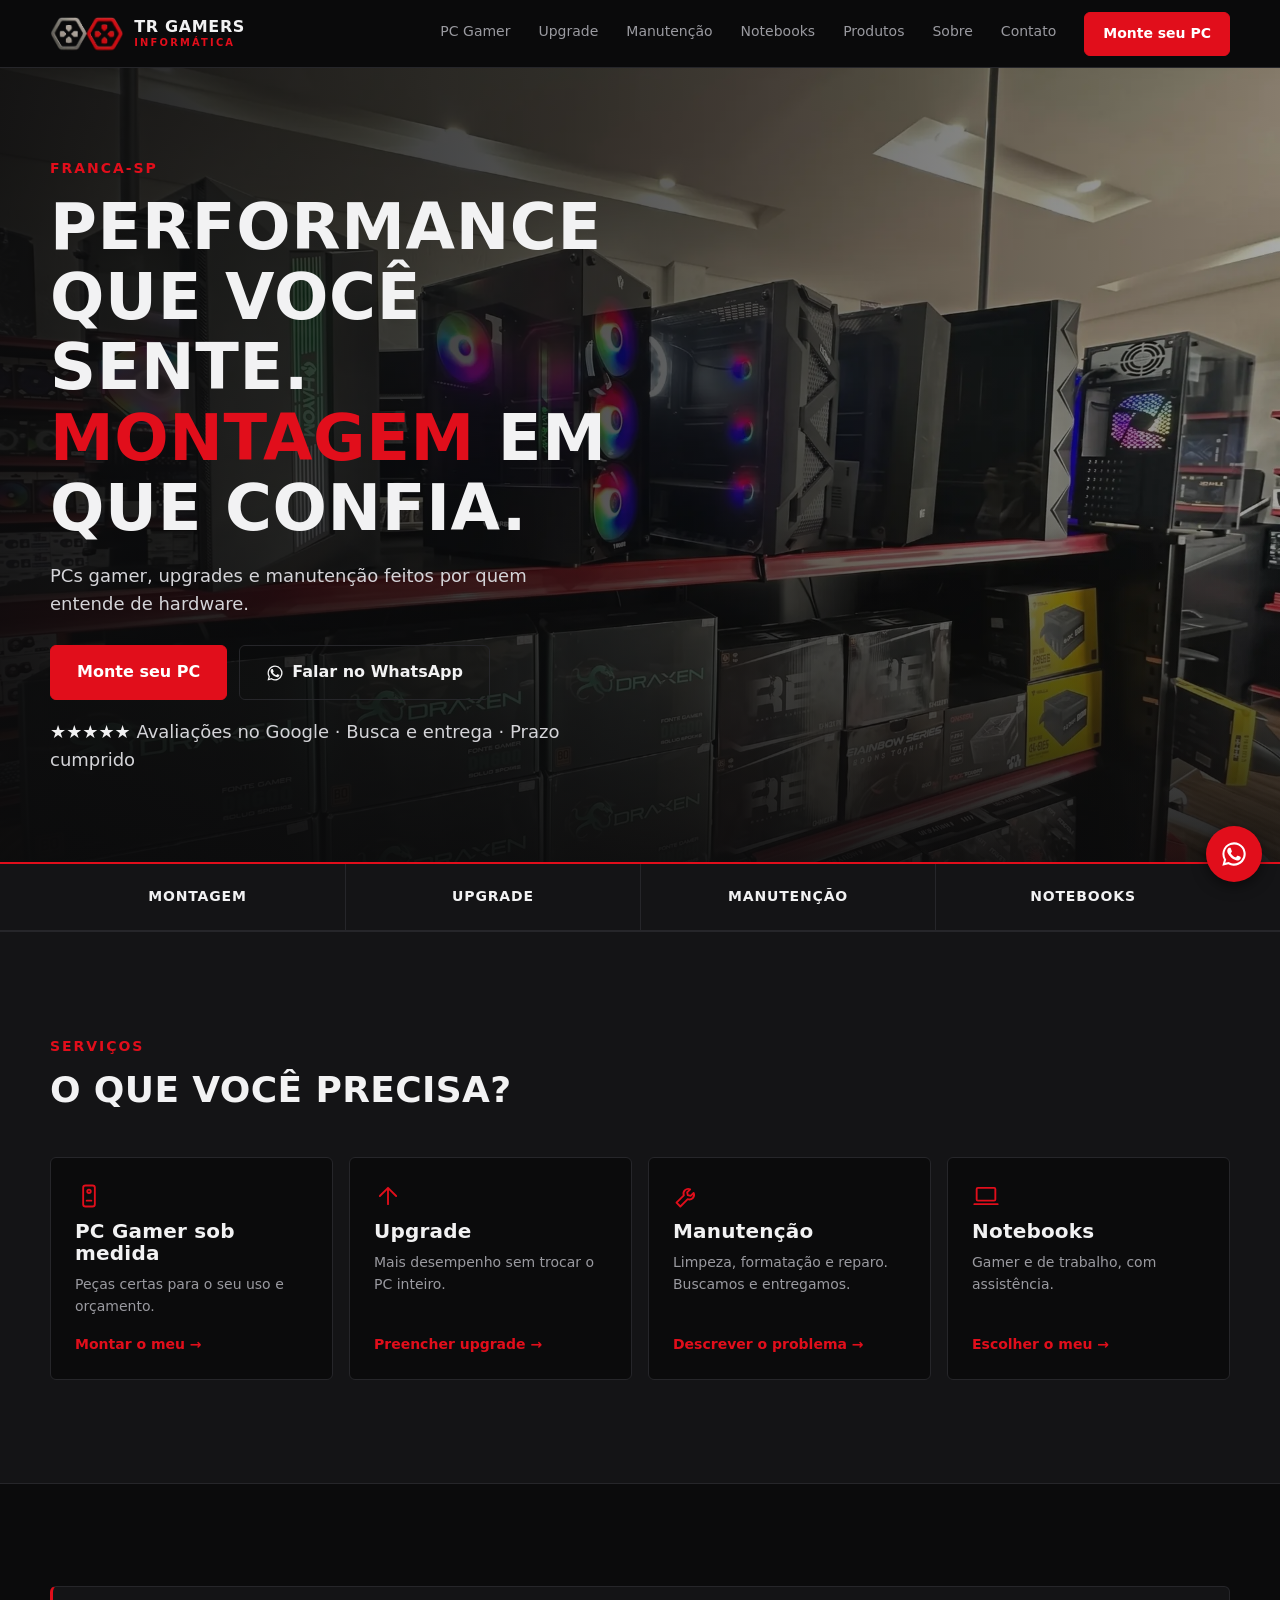
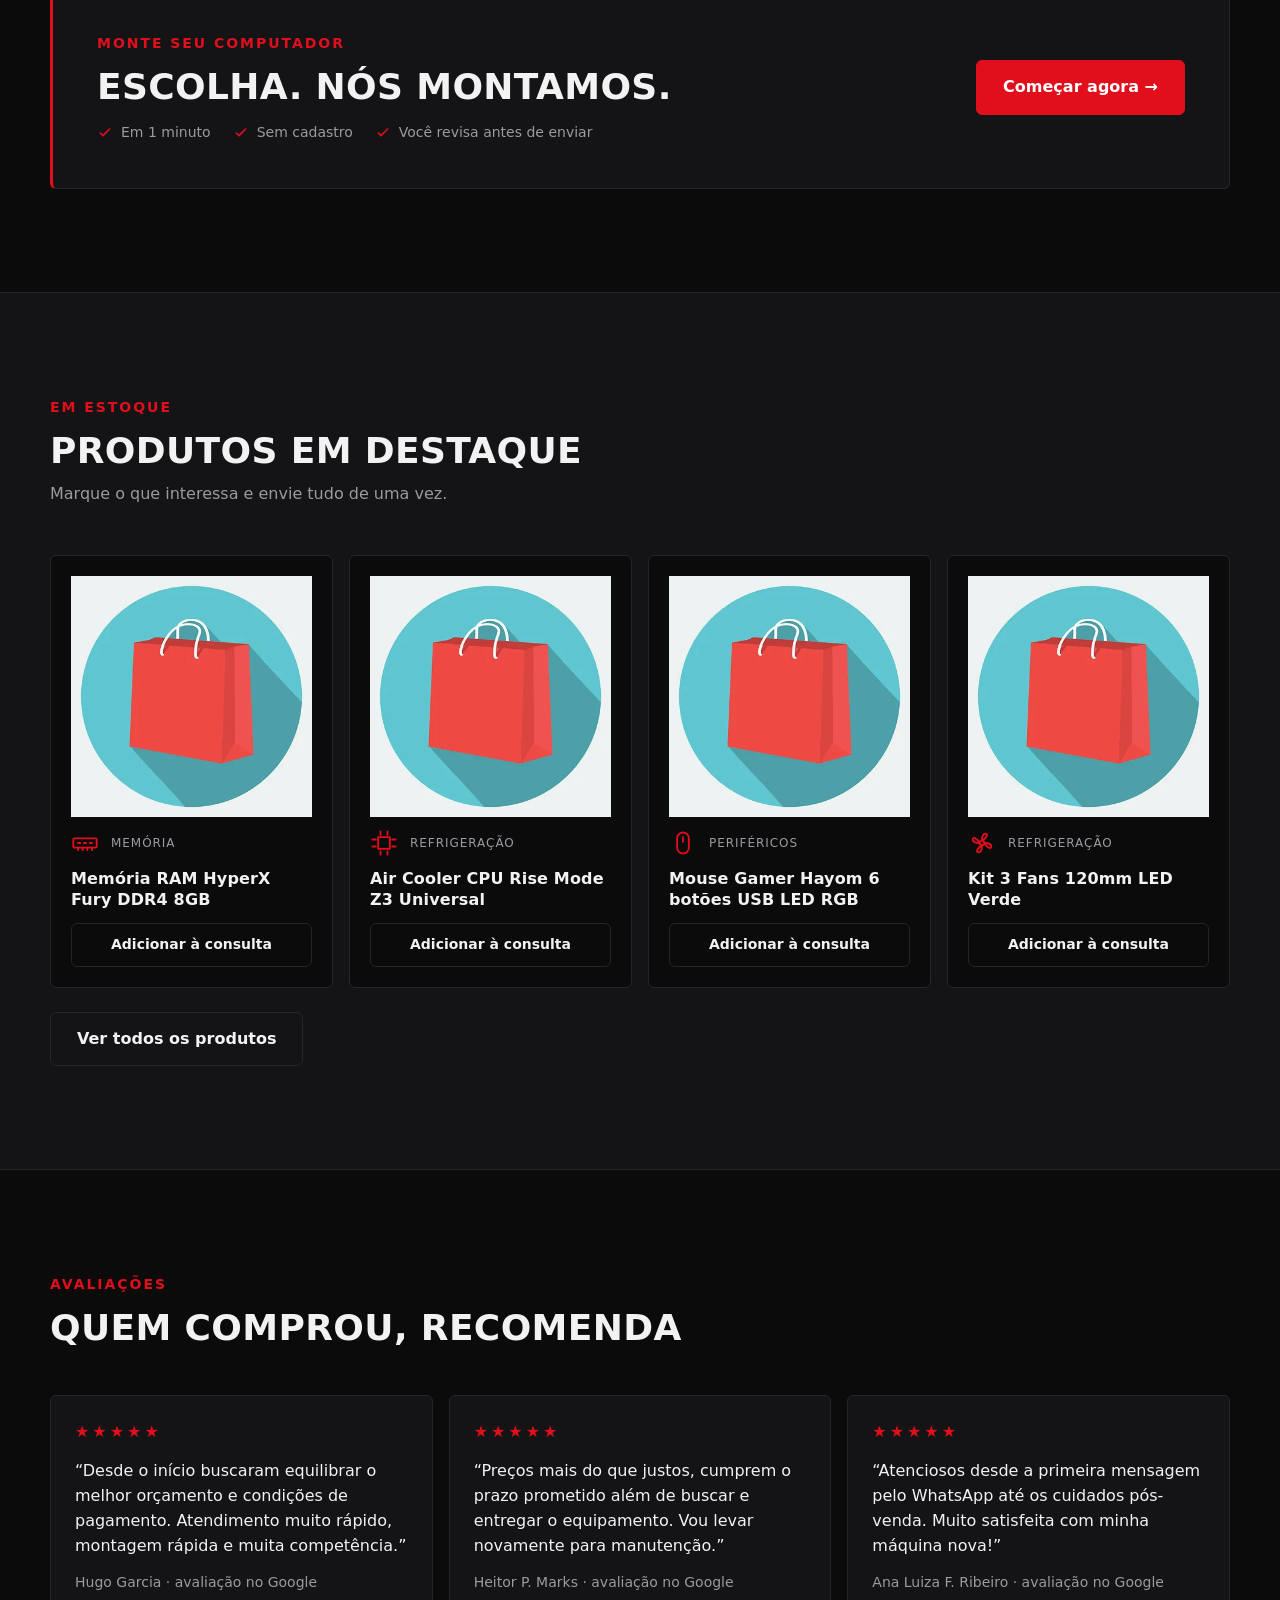
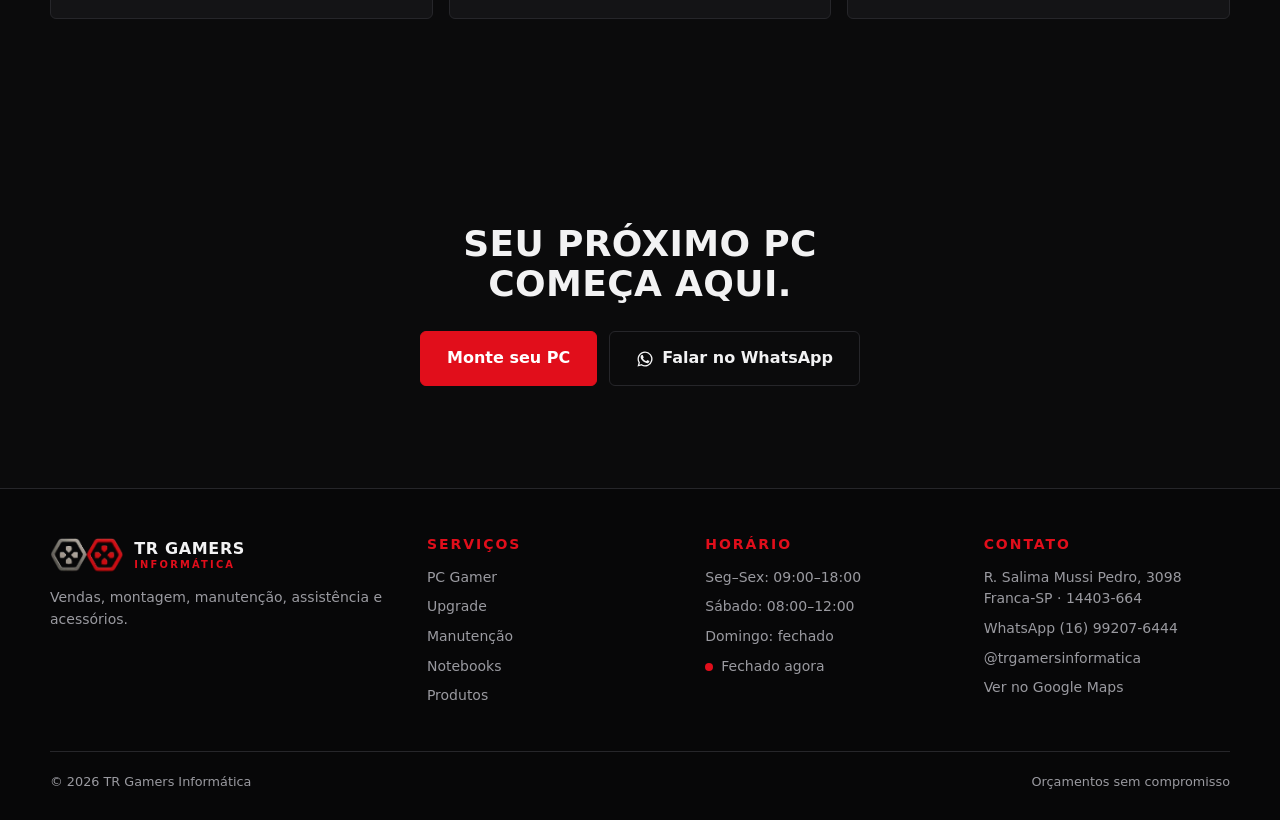
<file: index.html>
<!doctype html>
<html lang="pt-BR">
<head>
<meta charset="utf-8">
<meta name="viewport" content="width=device-width,initial-scale=1,viewport-fit=cover">
<title>TR Gamers Informática | PCs Gamer, Montagem e Upgrade em Franca-SP</title>
<meta name="description" content="PCs gamer, notebooks, montagem, upgrade e manutenção em Franca-SP. Monte seu computador e receba o orçamento no WhatsApp.">
<meta name="theme-color" content="#0b0b0c">
<link rel="canonical" href="https://trgamersinformatica.com.br/">
<meta property="og:type" content="website">
<meta property="og:locale" content="pt_BR">
<meta property="og:site_name" content="TR Gamers Informática">
<meta property="og:title" content="TR Gamers Informática | PCs Gamer, Montagem e Upgrade em Franca-SP">
<meta property="og:description" content="PCs gamer, notebooks, montagem, upgrade e manutenção em Franca-SP. Monte seu computador e receba o orçamento no WhatsApp.">
<meta property="og:url" content="https://trgamersinformatica.com.br/">
<meta property="og:image" content="https://trgamersinformatica.com.br/assets/img/banner.webp">
<link rel="icon" href="/favicon.ico" sizes="48x48">
<link rel="icon" type="image/png" sizes="32x32" href="/assets/img/favicon-32.png">
<link rel="apple-touch-icon" href="/assets/img/apple-touch-icon.png">
<link rel="preload" as="image" href="/assets/img/hero.webp">
<script src="/js/boot.js"></script>
<link rel="stylesheet" href="/css/tokens.css">
<link rel="stylesheet" href="/css/base.css">
<link rel="stylesheet" href="/css/layout.css">
<link rel="stylesheet" href="/css/components.css">
<script type="module" src="/js/main.js"></script>
</head>
<body>
<svg class="sprite" width="0" height="0" aria-hidden="true">
  <symbol id="i-wa" viewBox="0 0 24 24"><path d="M17.5 14.4c-.3-.1-1.7-.8-2-.9-.3-.1-.5-.1-.7.1-.2.3-.8.9-.9 1.1-.2.2-.3.2-.6.1-.3-.1-1.2-.4-2.3-1.4-.8-.7-1.4-1.6-1.6-1.9-.2-.3 0-.4.1-.6l.4-.5c.1-.2.2-.3.3-.5.1-.2 0-.4 0-.5-.1-.1-.7-1.6-.9-2.2-.2-.6-.5-.5-.7-.5h-.6c-.2 0-.5.1-.8.4-.3.3-1 1-1 2.4s1 2.8 1.2 3c.1.2 2 3.1 4.9 4.3.7.3 1.2.5 1.6.6.7.2 1.3.2 1.8.1.5-.1 1.7-.7 1.9-1.4.2-.7.2-1.2.2-1.4-.1-.1-.3-.2-.6-.3zM12 2a10 10 0 0 0-8.6 15L2 22l5.1-1.3A10 10 0 1 0 12 2zm0 18.2c-1.5 0-3-.4-4.2-1.2l-.3-.2-3 .8.8-2.9-.2-.3A8.2 8.2 0 1 1 12 20.2z"/></symbol>
  <symbol id="i-pc" viewBox="0 0 24 24"><rect x="7" y="3" width="10" height="18" rx="2"/><circle cx="12" cy="8" r="1.5"/><path d="M10 16h4"/></symbol>
  <symbol id="i-up" viewBox="0 0 24 24"><path d="M12 19V5M5 12l7-7 7 7"/></symbol>
  <symbol id="i-tool" viewBox="0 0 24 24"><path d="M14.7 6.3a4 4 0 0 0-5.4 5.1L3 17.7 6.3 21l6.3-6.3a4 4 0 0 0 5.1-5.4l-2.6 2.6-2.4-.6-.6-2.4z"/></symbol>
  <symbol id="i-laptop" viewBox="0 0 24 24"><rect x="4" y="5" width="16" height="11" rx="1"/><path d="M2 19h20"/></symbol>
  <symbol id="i-fan" viewBox="0 0 24 24"><circle cx="12" cy="12" r="2"/><path d="M12 10c0-4 1-6 3-6s2 3-3 6zM14 12c4 0 6 1 6 3s-3 2-6-3zM12 14c0 4-1 6-3 6s-2-3 3-6zM10 12c-4 0-6-1-6-3s3-2 6 3z"/></symbol>
  <symbol id="i-cpu" viewBox="0 0 24 24"><rect x="7" y="7" width="10" height="10"/><path d="M9 2v3M15 2v3M9 19v3M15 19v3M2 9h3M2 15h3M19 9h3M19 15h3"/></symbol>
  <symbol id="i-ram" viewBox="0 0 24 24"><rect x="2" y="8" width="20" height="8" rx="1"/><path d="M6 16v2M10 16v2M14 16v2M18 16v2M6 12h2M11 12h2M16 12h2"/></symbol>
  <symbol id="i-mouse" viewBox="0 0 24 24"><rect x="7" y="3" width="10" height="18" rx="5"/><path d="M12 7v4"/></symbol>
  <symbol id="i-cable" viewBox="0 0 24 24"><path d="M4 9h5v6H4zM15 9h5v6h-5zM9 12h6"/></symbol>
  <symbol id="i-search" viewBox="0 0 24 24"><circle cx="11" cy="11" r="7"/><path d="M20 20l-4-4"/></symbol>
  <symbol id="i-check" viewBox="0 0 24 24"><path d="M5 12l4 4 10-10"/></symbol>
  <symbol id="i-truck" viewBox="0 0 24 24"><path d="M2 6h12v10H2zM14 10h4l3 3v3h-7"/><circle cx="6" cy="17" r="1.8"/><circle cx="17" cy="17" r="1.8"/></symbol>
</svg>
<a class="skip" href="#conteudo">Pular para o conteúdo</a>
<header class="header">
  <div class="container header__in">
    <a href="/" class="brand" aria-label="TR Gamers Informática - início">
      <img src="/assets/img/logo-mark.webp" alt="" height="36" width="74">
      <span>TR Gamers<small>Informática</small></span>
    </a>
    <button class="menu-btn" aria-label="Menu" aria-expanded="false"><span></span></button>
    <nav class="nav" aria-label="Principal">
      <a href="/montagem/">PC Gamer</a>
      <a href="/upgrade/">Upgrade</a>
      <a href="/manutencao/">Manutenção</a>
      <a href="/notebooks/">Notebooks</a>
      <a href="/produtos/">Produtos</a>
      <a href="/sobre/">Sobre</a>
      <a href="/contato/">Contato</a>
      <a class="btn nav__wa" data-wa="Oi, tudo bem? Vim pelo site da TR Gamers e gostaria de fazer um orçamento." href="https://wa.me/5516992076444"><svg aria-hidden="true"><use href="#i-wa"/></svg>Falar no WhatsApp</a>
      <a class="btn btn--primary btn--sm" href="/monte-seu-pc/">Monte seu PC</a>
    </nav>
  </div>
</header>
<main id="conteudo" tabindex="-1">
  <section class="hero" id="inicio">
    <div class="container hero__in">
      <span class="eyebrow">Franca-SP</span>
      <h1>Performance que você sente. <em>Montagem</em> em que confia.</h1>
      <p>PCs gamer, upgrades e manutenção feitos por quem entende de hardware.</p>
      <div class="hero__cta">
        <a class="btn btn--primary" href="/monte-seu-pc/">Monte seu PC</a>
        <a class="btn" data-wa="Oi, tudo bem? Vim pelo site da TR Gamers e gostaria de fazer um orçamento." href="https://wa.me/5516992076444"><svg aria-hidden="true"><use href="#i-wa"/></svg>Falar no WhatsApp</a>
      </div>
      <p class="hero__proof"><b>★★★★★</b> Avaliações no Google · Busca e entrega · Prazo cumprido</p>
    </div>
  </section>

  <div class="trust">
    <ul class="container">
      <li><a href="/montagem/">Montagem</a></li><li><a href="/upgrade/">Upgrade</a></li><li><a href="/manutencao/">Manutenção</a></li><li><a href="/notebooks/">Notebooks</a></li>
    </ul>
  </div>
  <section class="section section--alt" id="servicos">
    <div class="container">
      <div class="section__head"><span class="eyebrow">Serviços</span><h2>O que você precisa?</h2></div>      <div class="cards cards--4">
        <a class="card reveal" href="/montagem/"><svg class="ico ico--red" aria-hidden="true"><use href="#i-pc"/></svg><h3>PC Gamer sob medida</h3><p>Peças certas para o seu uso e orçamento.</p><span class="card__more">Montar o meu →</span></a>
        <a class="card reveal" href="/upgrade/"><svg class="ico ico--red" aria-hidden="true"><use href="#i-up"/></svg><h3>Upgrade</h3><p>Mais desempenho sem trocar o PC inteiro.</p><span class="card__more">Preencher upgrade →</span></a>
        <a class="card reveal" href="/manutencao/"><svg class="ico ico--red" aria-hidden="true"><use href="#i-tool"/></svg><h3>Manutenção</h3><p>Limpeza, formatação e reparo. Buscamos e entregamos.</p><span class="card__more">Descrever o problema →</span></a>
        <a class="card reveal" href="/notebooks/"><svg class="ico ico--red" aria-hidden="true"><use href="#i-laptop"/></svg><h3>Notebooks</h3><p>Gamer e de trabalho, com assistência.</p><span class="card__more">Escolher o meu →</span></a>
      </div>
    </div>
  </section>
  <section class="section">
    <div class="container">
      <div class="band reveal">
        <div>
          <span class="eyebrow">Monte seu computador</span>
          <h2>Escolha. Nós montamos.</h2>
          <ul><li><svg class="ico " aria-hidden="true"><use href="#i-check"/></svg>Em 1 minuto</li><li><svg class="ico " aria-hidden="true"><use href="#i-check"/></svg>Sem cadastro</li><li><svg class="ico " aria-hidden="true"><use href="#i-check"/></svg>Você revisa antes de enviar</li></ul>
        </div>
        <a class="btn btn--primary" href="/monte-seu-pc/">Começar agora →</a>
      </div>
    </div>
  </section>
  <section class="section section--alt">
    <div class="container">
      <div class="section__head"><span class="eyebrow">Em estoque</span><h2>Produtos em destaque</h2><p>Marque o que interessa e envie tudo de uma vez.</p></div>      <div class="cards cards--4">
        <article class="card prod card--hover reveal" data-name="Memória RAM HyperX Fury DDR4 8GB" data-cat="Memória"><img class="prod__img" src="/assets/img/placeholder.webp" alt="" width="400" height="400" loading="lazy"><div class="prod__top"><svg class="ico " aria-hidden="true"><use href="#i-ram"/></svg><span class="prod__tag">Memória</span></div><h3>Memória RAM HyperX Fury DDR4 8GB</h3><button type="button" class="btn btn--sm" data-prod="Memória RAM HyperX Fury DDR4 8GB" aria-pressed="false">Adicionar à consulta</button></article>
        <article class="card prod card--hover reveal" data-name="Air Cooler CPU Rise Mode Z3 Universal" data-cat="Refrigeração"><img class="prod__img" src="/assets/img/placeholder.webp" alt="" width="400" height="400" loading="lazy"><div class="prod__top"><svg class="ico " aria-hidden="true"><use href="#i-cpu"/></svg><span class="prod__tag">Refrigeração</span></div><h3>Air Cooler CPU Rise Mode Z3 Universal</h3><button type="button" class="btn btn--sm" data-prod="Air Cooler CPU Rise Mode Z3 Universal" aria-pressed="false">Adicionar à consulta</button></article>
        <article class="card prod card--hover reveal" data-name="Mouse Gamer Hayom 6 botões USB LED RGB" data-cat="Periféricos"><img class="prod__img" src="/assets/img/placeholder.webp" alt="" width="400" height="400" loading="lazy"><div class="prod__top"><svg class="ico " aria-hidden="true"><use href="#i-mouse"/></svg><span class="prod__tag">Periféricos</span></div><h3>Mouse Gamer Hayom 6 botões USB LED RGB</h3><button type="button" class="btn btn--sm" data-prod="Mouse Gamer Hayom 6 botões USB LED RGB" aria-pressed="false">Adicionar à consulta</button></article>
        <article class="card prod card--hover reveal" data-name="Kit 3 Fans 120mm LED Verde" data-cat="Refrigeração"><img class="prod__img" src="/assets/img/placeholder.webp" alt="" width="400" height="400" loading="lazy"><div class="prod__top"><svg class="ico " aria-hidden="true"><use href="#i-fan"/></svg><span class="prod__tag">Refrigeração</span></div><h3>Kit 3 Fans 120mm LED Verde</h3><button type="button" class="btn btn--sm" data-prod="Kit 3 Fans 120mm LED Verde" aria-pressed="false">Adicionar à consulta</button></article>
      </div>
      <p class="cta-row"><a class="btn" href="/produtos/">Ver todos os produtos</a></p>
    </div>
  </section>
  <section class="section" id="avaliacoes">
    <div class="container">
      <div class="section__head"><span class="eyebrow">Avaliações</span><h2>Quem comprou, recomenda</h2></div>      <div class="cards cards--3">
        <figure class="card review reveal"><div class="stars" aria-label="5 estrelas">★★★★★</div><blockquote>“Desde o início buscaram equilibrar o melhor orçamento e condições de pagamento. Atendimento muito rápido, montagem rápida e muita competência.”</blockquote><cite>Hugo Garcia · avaliação no Google</cite></figure>
        <figure class="card review reveal"><div class="stars" aria-label="5 estrelas">★★★★★</div><blockquote>“Preços mais do que justos, cumprem o prazo prometido além de buscar e entregar o equipamento. Vou levar novamente para manutenção.”</blockquote><cite>Heitor P. Marks · avaliação no Google</cite></figure>
        <figure class="card review reveal"><div class="stars" aria-label="5 estrelas">★★★★★</div><blockquote>“Atenciosos desde a primeira mensagem pelo WhatsApp até os cuidados pós-venda. Muito satisfeita com minha máquina nova!”</blockquote><cite>Ana Luiza F. Ribeiro · avaliação no Google</cite></figure>
      </div>
    </div>
  </section>
  <section class="section">
    <div class="container">
      <div class="cta-final reveal"><h2>Seu próximo PC começa aqui.</h2>
      <div class="hero__cta hero__cta--center"><a class="btn btn--primary" href="/monte-seu-pc/">Monte seu PC</a> <a class="btn" data-wa="Oi, tudo bem? Vim pelo site da TR Gamers e gostaria de fazer um orçamento." href="https://wa.me/5516992076444"><svg aria-hidden="true"><use href="#i-wa"/></svg>Falar no WhatsApp</a></div></div>
    </div>
  </section>
</main>
<footer class="footer">
  <div class="container">
    <div class="footer__grid">
      <div>
        <a href="/" class="brand brand--foot"><img src="/assets/img/logo-mark.webp" alt="" height="36" width="74"><span>TR Gamers<small>Informática</small></span></a>
        <p>Vendas, montagem, manutenção, assistência e acessórios.</p>
      </div>
      <div>
        <h3>Serviços</h3>
        <ul><li><a href="/montagem/">PC Gamer</a></li><li><a href="/upgrade/">Upgrade</a></li><li><a href="/manutencao/">Manutenção</a></li><li><a href="/notebooks/">Notebooks</a></li><li><a href="/produtos/">Produtos</a></li></ul>
      </div>
      <div>
        <h3>Horário</h3>
        <ul><li>Seg–Sex: 09:00–18:00</li><li>Sábado: 08:00–12:00</li><li>Domingo: fechado</li><li><span class="status"></span></li></ul>
      </div>
      <div>
        <h3>Contato</h3>
        <ul>
          <li>R. Salima Mussi Pedro, 3098<br>Franca-SP · 14403-664</li>
          <li><a data-wa href="https://wa.me/5516992076444">WhatsApp (16) 99207-6444</a></li>
          <li><a href="https://www.instagram.com/trgamersinformatica/" target="_blank" rel="noopener noreferrer">@trgamersinformatica</a></li>
          <li><a href="https://maps.app.goo.gl/6mG3vqccFq88WbRX6" target="_blank" rel="noopener noreferrer">Ver no Google Maps</a></li>
        </ul>
      </div>
    </div>
    <div class="footer__bottom"><span>© 2026 TR Gamers Informática</span><span>Orçamentos sem compromisso</span></div>
  </div>
</footer>
<a class="wa-float" data-wa="Oi, tudo bem? Vim pelo site da TR Gamers e gostaria de fazer um orçamento." href="https://wa.me/5516992076444" aria-label="Falar no WhatsApp"><svg aria-hidden="true"><use href="#i-wa"/></svg></a>
</body>
</html>
</file>
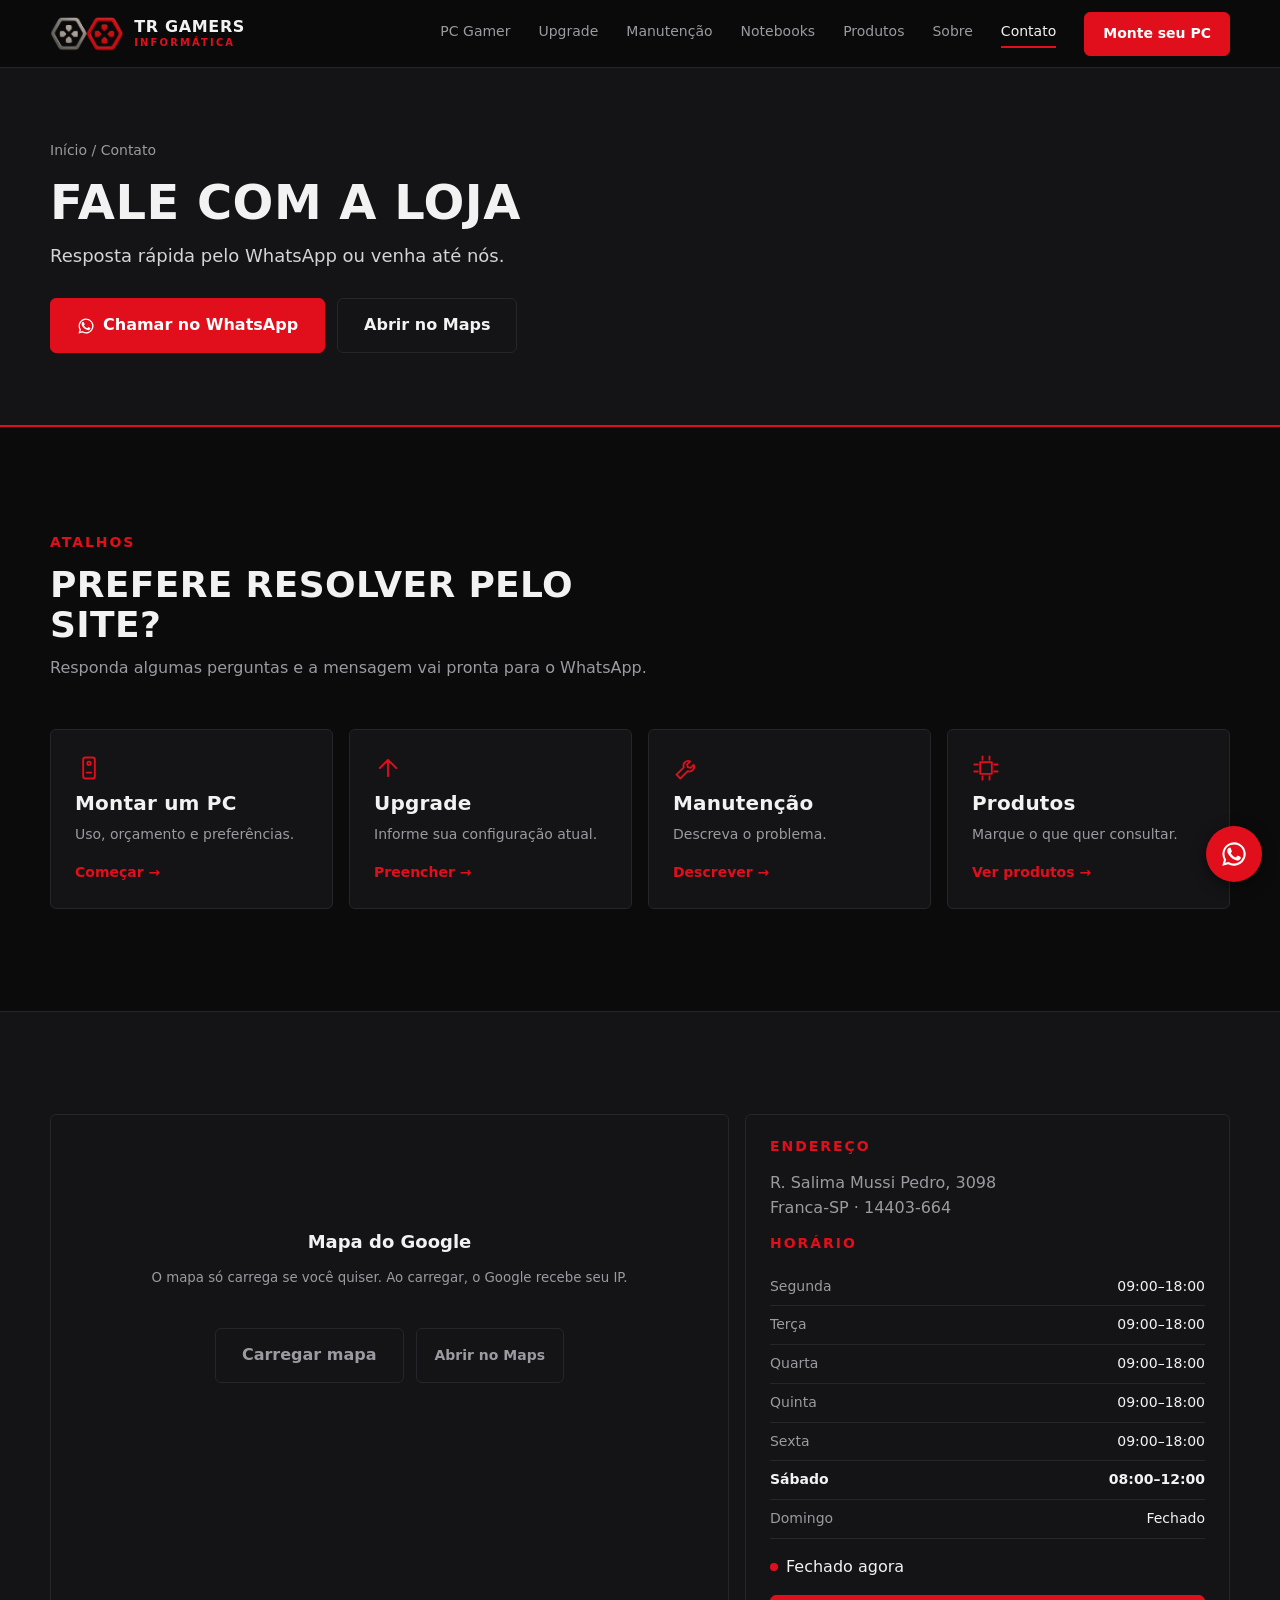
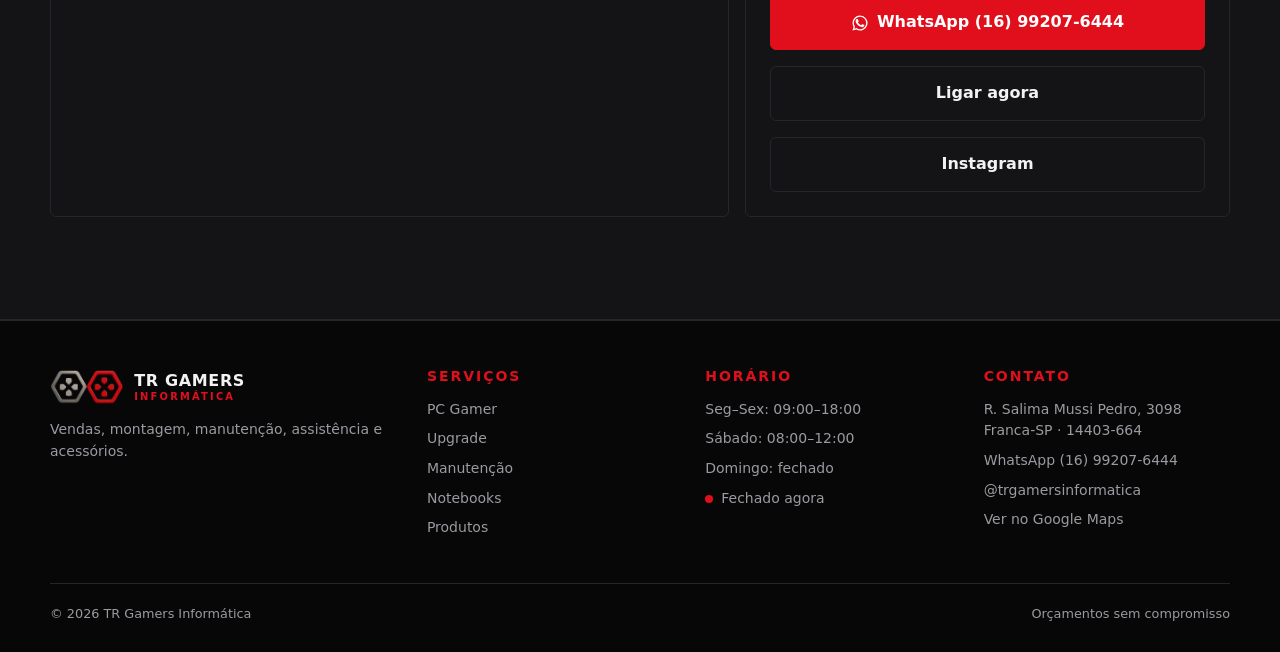
<file: contato/index.html>
<!doctype html>
<html lang="pt-BR">
<head>
<meta charset="utf-8">
<meta name="viewport" content="width=device-width,initial-scale=1,viewport-fit=cover">
<title>Contato e endereço | TR Gamers Informática</title>
<meta name="description" content="R. Salima Mussi Pedro, 3098, Franca-SP. Seg a Sex 9h às 18h, sábado 8h às 12h. Orçamentos pelo WhatsApp.">
<meta name="theme-color" content="#0b0b0c">
<link rel="canonical" href="https://trgamersinformatica.com.br/contato/">
<meta property="og:type" content="website">
<meta property="og:locale" content="pt_BR">
<meta property="og:site_name" content="TR Gamers Informática">
<meta property="og:title" content="Contato e endereço | TR Gamers Informática">
<meta property="og:description" content="R. Salima Mussi Pedro, 3098, Franca-SP. Seg a Sex 9h às 18h, sábado 8h às 12h. Orçamentos pelo WhatsApp.">
<meta property="og:url" content="https://trgamersinformatica.com.br/contato/">
<meta property="og:image" content="https://trgamersinformatica.com.br/assets/img/banner.webp">
<link rel="icon" href="/favicon.ico" sizes="48x48">
<link rel="icon" type="image/png" sizes="32x32" href="/assets/img/favicon-32.png">
<link rel="apple-touch-icon" href="/assets/img/apple-touch-icon.png">
<script src="/js/boot.js"></script>
<link rel="stylesheet" href="/css/tokens.css">
<link rel="stylesheet" href="/css/base.css">
<link rel="stylesheet" href="/css/layout.css">
<link rel="stylesheet" href="/css/components.css">
<script type="module" src="/js/main.js"></script>
</head>
<body>
<svg class="sprite" width="0" height="0" aria-hidden="true">
  <symbol id="i-wa" viewBox="0 0 24 24"><path d="M17.5 14.4c-.3-.1-1.7-.8-2-.9-.3-.1-.5-.1-.7.1-.2.3-.8.9-.9 1.1-.2.2-.3.2-.6.1-.3-.1-1.2-.4-2.3-1.4-.8-.7-1.4-1.6-1.6-1.9-.2-.3 0-.4.1-.6l.4-.5c.1-.2.2-.3.3-.5.1-.2 0-.4 0-.5-.1-.1-.7-1.6-.9-2.2-.2-.6-.5-.5-.7-.5h-.6c-.2 0-.5.1-.8.4-.3.3-1 1-1 2.4s1 2.8 1.2 3c.1.2 2 3.1 4.9 4.3.7.3 1.2.5 1.6.6.7.2 1.3.2 1.8.1.5-.1 1.7-.7 1.9-1.4.2-.7.2-1.2.2-1.4-.1-.1-.3-.2-.6-.3zM12 2a10 10 0 0 0-8.6 15L2 22l5.1-1.3A10 10 0 1 0 12 2zm0 18.2c-1.5 0-3-.4-4.2-1.2l-.3-.2-3 .8.8-2.9-.2-.3A8.2 8.2 0 1 1 12 20.2z"/></symbol>
  <symbol id="i-pc" viewBox="0 0 24 24"><rect x="7" y="3" width="10" height="18" rx="2"/><circle cx="12" cy="8" r="1.5"/><path d="M10 16h4"/></symbol>
  <symbol id="i-up" viewBox="0 0 24 24"><path d="M12 19V5M5 12l7-7 7 7"/></symbol>
  <symbol id="i-tool" viewBox="0 0 24 24"><path d="M14.7 6.3a4 4 0 0 0-5.4 5.1L3 17.7 6.3 21l6.3-6.3a4 4 0 0 0 5.1-5.4l-2.6 2.6-2.4-.6-.6-2.4z"/></symbol>
  <symbol id="i-laptop" viewBox="0 0 24 24"><rect x="4" y="5" width="16" height="11" rx="1"/><path d="M2 19h20"/></symbol>
  <symbol id="i-fan" viewBox="0 0 24 24"><circle cx="12" cy="12" r="2"/><path d="M12 10c0-4 1-6 3-6s2 3-3 6zM14 12c4 0 6 1 6 3s-3 2-6-3zM12 14c0 4-1 6-3 6s-2-3 3-6zM10 12c-4 0-6-1-6-3s3-2 6 3z"/></symbol>
  <symbol id="i-cpu" viewBox="0 0 24 24"><rect x="7" y="7" width="10" height="10"/><path d="M9 2v3M15 2v3M9 19v3M15 19v3M2 9h3M2 15h3M19 9h3M19 15h3"/></symbol>
  <symbol id="i-ram" viewBox="0 0 24 24"><rect x="2" y="8" width="20" height="8" rx="1"/><path d="M6 16v2M10 16v2M14 16v2M18 16v2M6 12h2M11 12h2M16 12h2"/></symbol>
  <symbol id="i-mouse" viewBox="0 0 24 24"><rect x="7" y="3" width="10" height="18" rx="5"/><path d="M12 7v4"/></symbol>
  <symbol id="i-cable" viewBox="0 0 24 24"><path d="M4 9h5v6H4zM15 9h5v6h-5zM9 12h6"/></symbol>
  <symbol id="i-search" viewBox="0 0 24 24"><circle cx="11" cy="11" r="7"/><path d="M20 20l-4-4"/></symbol>
  <symbol id="i-check" viewBox="0 0 24 24"><path d="M5 12l4 4 10-10"/></symbol>
  <symbol id="i-truck" viewBox="0 0 24 24"><path d="M2 6h12v10H2zM14 10h4l3 3v3h-7"/><circle cx="6" cy="17" r="1.8"/><circle cx="17" cy="17" r="1.8"/></symbol>
</svg>
<a class="skip" href="#conteudo">Pular para o conteúdo</a>
<header class="header">
  <div class="container header__in">
    <a href="/" class="brand" aria-label="TR Gamers Informática - início">
      <img src="/assets/img/logo-mark.webp" alt="" height="36" width="74">
      <span>TR Gamers<small>Informática</small></span>
    </a>
    <button class="menu-btn" aria-label="Menu" aria-expanded="false"><span></span></button>
    <nav class="nav" aria-label="Principal">
      <a href="/montagem/">PC Gamer</a>
      <a href="/upgrade/">Upgrade</a>
      <a href="/manutencao/">Manutenção</a>
      <a href="/notebooks/">Notebooks</a>
      <a href="/produtos/">Produtos</a>
      <a href="/sobre/">Sobre</a>
      <a href="/contato/" aria-current="page">Contato</a>
      <a class="btn nav__wa" data-wa="Oi, tudo bem? Vim pelo site da TR Gamers e gostaria de fazer um orçamento." href="https://wa.me/5516992076444"><svg aria-hidden="true"><use href="#i-wa"/></svg>Falar no WhatsApp</a>
      <a class="btn btn--primary btn--sm" href="/monte-seu-pc/">Monte seu PC</a>
    </nav>
  </div>
</header>
<main id="conteudo" tabindex="-1">
  <section class="page-hero">
    <div class="container">
      <p class="crumbs"><a href="/">Início</a> / Contato</p>
      <h1>Fale com a loja</h1>
      <p>Resposta rápida pelo WhatsApp ou venha até nós.</p>
      <div class="hero__cta">
        <a class="btn btn--primary" data-wa="Oi, tudo bem? Vim pelo site da TR Gamers e gostaria de fazer um orçamento." href="https://wa.me/5516992076444"><svg aria-hidden="true"><use href="#i-wa"/></svg>Chamar no WhatsApp</a>
        <a class="btn" href="https://maps.app.goo.gl/6mG3vqccFq88WbRX6" target="_blank" rel="noopener noreferrer">Abrir no Maps</a>
      </div>
    </div>
  </section>
  <section class="section">
    <div class="container">
      <div class="section__head"><span class="eyebrow">Atalhos</span><h2>Prefere resolver pelo site?</h2><p>Responda algumas perguntas e a mensagem vai pronta para o WhatsApp.</p></div>      <div class="cards cards--4">
        <a class="card reveal" href="/monte-seu-pc/"><svg class="ico ico--red" aria-hidden="true"><use href="#i-pc"/></svg><h3>Montar um PC</h3><p>Uso, orçamento e preferências.</p><span class="card__more">Começar →</span></a>
        <a class="card reveal" href="/upgrade/"><svg class="ico ico--red" aria-hidden="true"><use href="#i-up"/></svg><h3>Upgrade</h3><p>Informe sua configuração atual.</p><span class="card__more">Preencher →</span></a>
        <a class="card reveal" href="/manutencao/"><svg class="ico ico--red" aria-hidden="true"><use href="#i-tool"/></svg><h3>Manutenção</h3><p>Descreva o problema.</p><span class="card__more">Descrever →</span></a>
        <a class="card reveal" href="/produtos/"><svg class="ico ico--red" aria-hidden="true"><use href="#i-cpu"/></svg><h3>Produtos</h3><p>Marque o que quer consultar.</p><span class="card__more">Ver produtos →</span></a>
      </div>
    </div>
  </section>
  <section class="section section--alt">
    <div class="container">
      <div class="contact">
        <div class="map" data-map="https://www.google.com/maps?q=R.+Salima+Mussi+Pedro,+3098,+Franca+-+SP,+14403-664&output=embed">
          <div class="map__ph">
            <p><b>Mapa do Google</b></p>
            <small>O mapa só carrega se você quiser. Ao carregar, o Google recebe seu IP.</small>
            <div class="hero__cta hero__cta--center"><button type="button" class="btn" data-load-map>Carregar mapa</button><a class="btn btn--sm" href="https://maps.app.goo.gl/6mG3vqccFq88WbRX6" target="_blank" rel="noopener noreferrer">Abrir no Maps</a></div>
          </div>
        </div>
        <div class="panel">
          <h3>Endereço</h3><p>R. Salima Mussi Pedro, 3098<br>Franca-SP · 14403-664</p>
          <h3>Horário</h3><table class="hours"><tr data-day="1"><td>Segunda</td><td>09:00–18:00</td></tr><tr data-day="2"><td>Terça</td><td>09:00–18:00</td></tr><tr data-day="3"><td>Quarta</td><td>09:00–18:00</td></tr><tr data-day="4"><td>Quinta</td><td>09:00–18:00</td></tr><tr data-day="5"><td>Sexta</td><td>09:00–18:00</td></tr><tr data-day="6"><td>Sábado</td><td>08:00–12:00</td></tr><tr data-day="0"><td>Domingo</td><td>Fechado</td></tr></table><span class="status"></span>
          <a class="btn btn--primary" data-wa="Oi, tudo bem? Vim pelo site da TR Gamers e gostaria de fazer um orçamento." href="https://wa.me/5516992076444"><svg aria-hidden="true"><use href="#i-wa"/></svg>WhatsApp (16) 99207-6444</a>
          <a class="btn" href="tel:+5516992076444">Ligar agora</a>
          <a class="btn" href="https://www.instagram.com/trgamersinformatica/" target="_blank" rel="noopener noreferrer">Instagram</a>
        </div>
      </div>
    </div>
  </section>
</main>
<footer class="footer">
  <div class="container">
    <div class="footer__grid">
      <div>
        <a href="/" class="brand brand--foot"><img src="/assets/img/logo-mark.webp" alt="" height="36" width="74"><span>TR Gamers<small>Informática</small></span></a>
        <p>Vendas, montagem, manutenção, assistência e acessórios.</p>
      </div>
      <div>
        <h3>Serviços</h3>
        <ul><li><a href="/montagem/">PC Gamer</a></li><li><a href="/upgrade/">Upgrade</a></li><li><a href="/manutencao/">Manutenção</a></li><li><a href="/notebooks/">Notebooks</a></li><li><a href="/produtos/">Produtos</a></li></ul>
      </div>
      <div>
        <h3>Horário</h3>
        <ul><li>Seg–Sex: 09:00–18:00</li><li>Sábado: 08:00–12:00</li><li>Domingo: fechado</li><li><span class="status"></span></li></ul>
      </div>
      <div>
        <h3>Contato</h3>
        <ul>
          <li>R. Salima Mussi Pedro, 3098<br>Franca-SP · 14403-664</li>
          <li><a data-wa href="https://wa.me/5516992076444">WhatsApp (16) 99207-6444</a></li>
          <li><a href="https://www.instagram.com/trgamersinformatica/" target="_blank" rel="noopener noreferrer">@trgamersinformatica</a></li>
          <li><a href="https://maps.app.goo.gl/6mG3vqccFq88WbRX6" target="_blank" rel="noopener noreferrer">Ver no Google Maps</a></li>
        </ul>
      </div>
    </div>
    <div class="footer__bottom"><span>© 2026 TR Gamers Informática</span><span>Orçamentos sem compromisso</span></div>
  </div>
</footer>
<a class="wa-float" data-wa="Oi, tudo bem? Vim pelo site da TR Gamers e gostaria de fazer um orçamento." href="https://wa.me/5516992076444" aria-label="Falar no WhatsApp"><svg aria-hidden="true"><use href="#i-wa"/></svg></a>
</body>
</html>
</file>
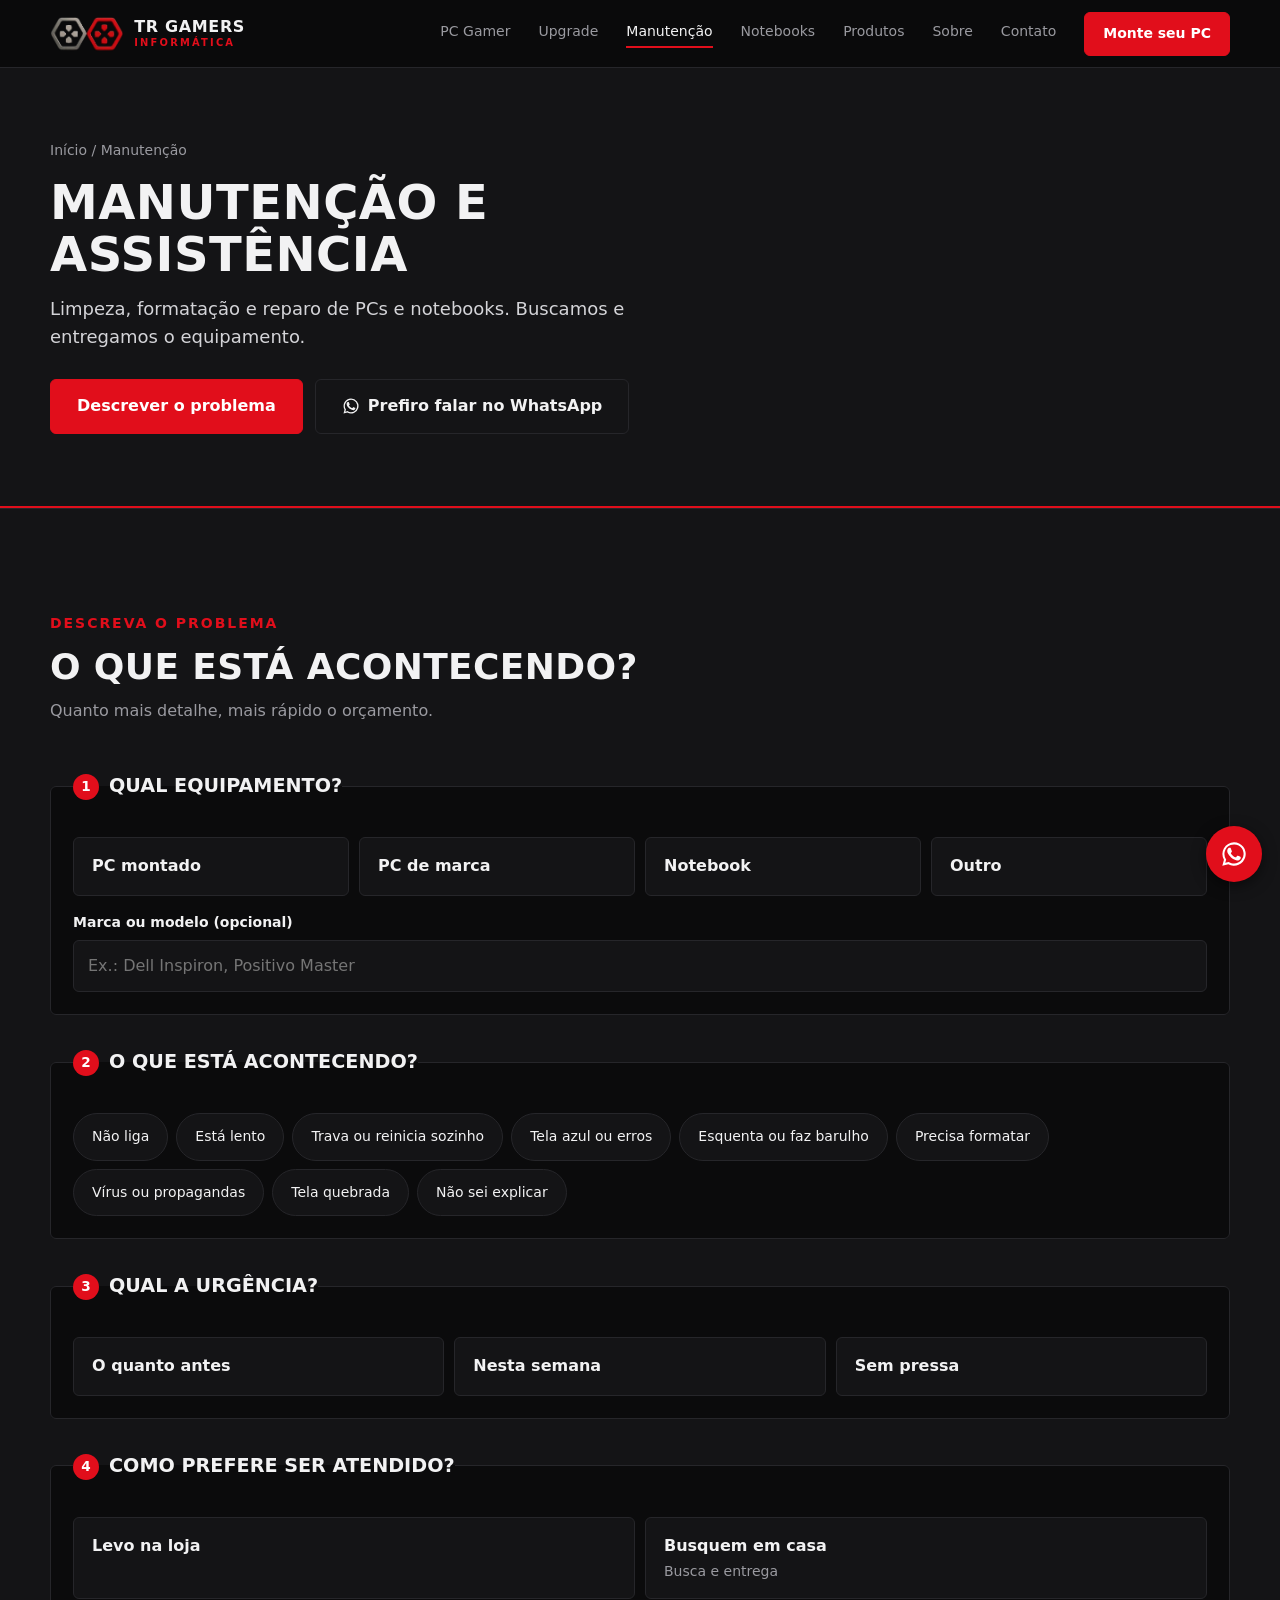
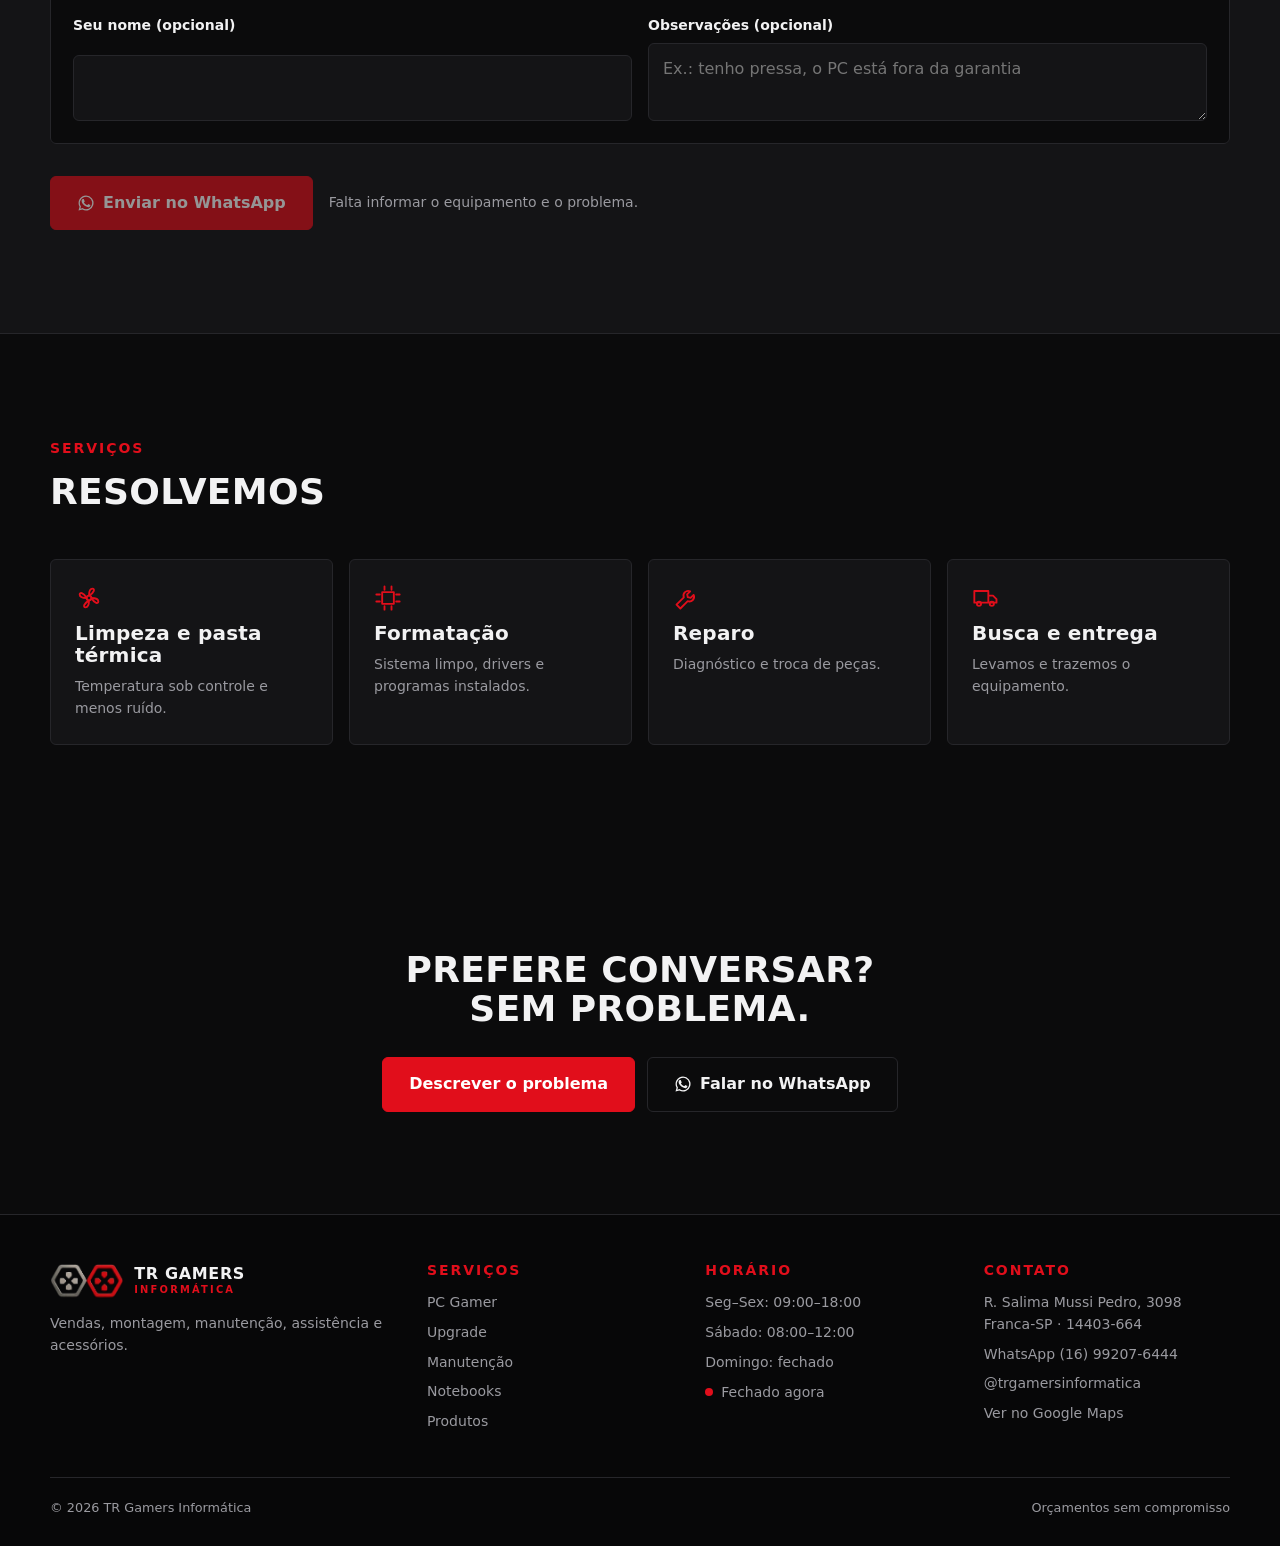
<file: manutencao/index.html>
<!doctype html>
<html lang="pt-BR">
<head>
<meta charset="utf-8">
<meta name="viewport" content="width=device-width,initial-scale=1,viewport-fit=cover">
<title>Manutenção de computadores em Franca-SP | TR Gamers</title>
<meta name="description" content="Manutenção, limpeza, formatação e assistência técnica de PCs e notebooks em Franca-SP, com busca e entrega.">
<meta name="theme-color" content="#0b0b0c">
<link rel="canonical" href="https://trgamersinformatica.com.br/manutencao/">
<meta property="og:type" content="website">
<meta property="og:locale" content="pt_BR">
<meta property="og:site_name" content="TR Gamers Informática">
<meta property="og:title" content="Manutenção de computadores em Franca-SP | TR Gamers">
<meta property="og:description" content="Manutenção, limpeza, formatação e assistência técnica de PCs e notebooks em Franca-SP, com busca e entrega.">
<meta property="og:url" content="https://trgamersinformatica.com.br/manutencao/">
<meta property="og:image" content="https://trgamersinformatica.com.br/assets/img/banner.webp">
<link rel="icon" href="/favicon.ico" sizes="48x48">
<link rel="icon" type="image/png" sizes="32x32" href="/assets/img/favicon-32.png">
<link rel="apple-touch-icon" href="/assets/img/apple-touch-icon.png">
<script src="/js/boot.js"></script>
<link rel="stylesheet" href="/css/tokens.css">
<link rel="stylesheet" href="/css/base.css">
<link rel="stylesheet" href="/css/layout.css">
<link rel="stylesheet" href="/css/components.css">
<script type="module" src="/js/main.js"></script>
</head>
<body>
<svg class="sprite" width="0" height="0" aria-hidden="true">
  <symbol id="i-wa" viewBox="0 0 24 24"><path d="M17.5 14.4c-.3-.1-1.7-.8-2-.9-.3-.1-.5-.1-.7.1-.2.3-.8.9-.9 1.1-.2.2-.3.2-.6.1-.3-.1-1.2-.4-2.3-1.4-.8-.7-1.4-1.6-1.6-1.9-.2-.3 0-.4.1-.6l.4-.5c.1-.2.2-.3.3-.5.1-.2 0-.4 0-.5-.1-.1-.7-1.6-.9-2.2-.2-.6-.5-.5-.7-.5h-.6c-.2 0-.5.1-.8.4-.3.3-1 1-1 2.4s1 2.8 1.2 3c.1.2 2 3.1 4.9 4.3.7.3 1.2.5 1.6.6.7.2 1.3.2 1.8.1.5-.1 1.7-.7 1.9-1.4.2-.7.2-1.2.2-1.4-.1-.1-.3-.2-.6-.3zM12 2a10 10 0 0 0-8.6 15L2 22l5.1-1.3A10 10 0 1 0 12 2zm0 18.2c-1.5 0-3-.4-4.2-1.2l-.3-.2-3 .8.8-2.9-.2-.3A8.2 8.2 0 1 1 12 20.2z"/></symbol>
  <symbol id="i-pc" viewBox="0 0 24 24"><rect x="7" y="3" width="10" height="18" rx="2"/><circle cx="12" cy="8" r="1.5"/><path d="M10 16h4"/></symbol>
  <symbol id="i-up" viewBox="0 0 24 24"><path d="M12 19V5M5 12l7-7 7 7"/></symbol>
  <symbol id="i-tool" viewBox="0 0 24 24"><path d="M14.7 6.3a4 4 0 0 0-5.4 5.1L3 17.7 6.3 21l6.3-6.3a4 4 0 0 0 5.1-5.4l-2.6 2.6-2.4-.6-.6-2.4z"/></symbol>
  <symbol id="i-laptop" viewBox="0 0 24 24"><rect x="4" y="5" width="16" height="11" rx="1"/><path d="M2 19h20"/></symbol>
  <symbol id="i-fan" viewBox="0 0 24 24"><circle cx="12" cy="12" r="2"/><path d="M12 10c0-4 1-6 3-6s2 3-3 6zM14 12c4 0 6 1 6 3s-3 2-6-3zM12 14c0 4-1 6-3 6s-2-3 3-6zM10 12c-4 0-6-1-6-3s3-2 6 3z"/></symbol>
  <symbol id="i-cpu" viewBox="0 0 24 24"><rect x="7" y="7" width="10" height="10"/><path d="M9 2v3M15 2v3M9 19v3M15 19v3M2 9h3M2 15h3M19 9h3M19 15h3"/></symbol>
  <symbol id="i-ram" viewBox="0 0 24 24"><rect x="2" y="8" width="20" height="8" rx="1"/><path d="M6 16v2M10 16v2M14 16v2M18 16v2M6 12h2M11 12h2M16 12h2"/></symbol>
  <symbol id="i-mouse" viewBox="0 0 24 24"><rect x="7" y="3" width="10" height="18" rx="5"/><path d="M12 7v4"/></symbol>
  <symbol id="i-cable" viewBox="0 0 24 24"><path d="M4 9h5v6H4zM15 9h5v6h-5zM9 12h6"/></symbol>
  <symbol id="i-search" viewBox="0 0 24 24"><circle cx="11" cy="11" r="7"/><path d="M20 20l-4-4"/></symbol>
  <symbol id="i-check" viewBox="0 0 24 24"><path d="M5 12l4 4 10-10"/></symbol>
  <symbol id="i-truck" viewBox="0 0 24 24"><path d="M2 6h12v10H2zM14 10h4l3 3v3h-7"/><circle cx="6" cy="17" r="1.8"/><circle cx="17" cy="17" r="1.8"/></symbol>
</svg>
<a class="skip" href="#conteudo">Pular para o conteúdo</a>
<header class="header">
  <div class="container header__in">
    <a href="/" class="brand" aria-label="TR Gamers Informática - início">
      <img src="/assets/img/logo-mark.webp" alt="" height="36" width="74">
      <span>TR Gamers<small>Informática</small></span>
    </a>
    <button class="menu-btn" aria-label="Menu" aria-expanded="false"><span></span></button>
    <nav class="nav" aria-label="Principal">
      <a href="/montagem/">PC Gamer</a>
      <a href="/upgrade/">Upgrade</a>
      <a href="/manutencao/" aria-current="page">Manutenção</a>
      <a href="/notebooks/">Notebooks</a>
      <a href="/produtos/">Produtos</a>
      <a href="/sobre/">Sobre</a>
      <a href="/contato/">Contato</a>
      <a class="btn nav__wa" data-wa="Oi, tudo bem? Vim pelo site da TR Gamers e gostaria de fazer um orçamento." href="https://wa.me/5516992076444"><svg aria-hidden="true"><use href="#i-wa"/></svg>Falar no WhatsApp</a>
      <a class="btn btn--primary btn--sm" href="/monte-seu-pc/">Monte seu PC</a>
    </nav>
  </div>
</header>
<main id="conteudo" tabindex="-1">
  <section class="page-hero">
    <div class="container">
      <p class="crumbs"><a href="/">Início</a> / Manutenção</p>
      <h1>Manutenção e assistência</h1>
      <p>Limpeza, formatação e reparo de PCs e notebooks. Buscamos e entregamos o equipamento.</p>
      <div class="hero__cta">
        <a class="btn btn--primary" href="#manutencao-form">Descrever o problema</a><a class="btn" data-wa="Oi, tudo bem? Vim pelo site e preciso de um orçamento de manutenção. Podem me ajudar?" href="https://wa.me/5516992076444"><svg aria-hidden="true"><use href="#i-wa"/></svg>Prefiro falar no WhatsApp</a>
      </div>
    </div>
  </section>
  <section class="section section--alt" id="manutencao-form">
    <div class="container">
      <div class="section__head"><span class="eyebrow">Descreva o problema</span><h2>O que está acontecendo?</h2><p>Quanto mais detalhe, mais rápido o orçamento.</p></div>      <form class="qform" data-qform="manutencao" data-required="equip,problema" novalidate>
        <fieldset class="qform__block" data-field="equip"><legend><span class="qform__n">1</span>Qual equipamento?</legend><div class="opts"><label class="opt"><input type="radio" name="equip" value="PC montado (gabinete)"><span><b>PC montado</b></span></label><label class="opt"><input type="radio" name="equip" value="PC de marca"><span><b>PC de marca</b></span></label><label class="opt"><input type="radio" name="equip" value="Notebook"><span><b>Notebook</b></span></label><label class="opt"><input type="radio" name="equip" value="Outro"><span><b>Outro</b></span></label></div><div class="qform__row"><div class="field"><label for="modelo">Marca ou modelo (opcional)</label><input id="modelo" name="modelo" maxlength="60" placeholder="Ex.: Dell Inspiron, Positivo Master"></div></div></fieldset>
        <fieldset class="qform__block" data-field="problema"><legend><span class="qform__n">2</span>O que está acontecendo?</legend><div class="chips"><label class="chip"><input type="checkbox" name="problema" value="Não liga"><span>Não liga</span></label><label class="chip"><input type="checkbox" name="problema" value="Está lento"><span>Está lento</span></label><label class="chip"><input type="checkbox" name="problema" value="Trava ou reinicia sozinho"><span>Trava ou reinicia sozinho</span></label><label class="chip"><input type="checkbox" name="problema" value="Tela azul ou erros"><span>Tela azul ou erros</span></label><label class="chip"><input type="checkbox" name="problema" value="Esquenta ou faz barulho"><span>Esquenta ou faz barulho</span></label><label class="chip"><input type="checkbox" name="problema" value="Precisa formatar"><span>Precisa formatar</span></label><label class="chip"><input type="checkbox" name="problema" value="Vírus ou propagandas"><span>Vírus ou propagandas</span></label><label class="chip"><input type="checkbox" name="problema" value="Tela quebrada"><span>Tela quebrada</span></label><label class="chip"><input type="checkbox" name="problema" value="Não sei explicar"><span>Não sei explicar</span></label></div></fieldset>
        <fieldset class="qform__block"><legend><span class="qform__n">3</span>Qual a urgência?</legend><div class="opts"><label class="opt"><input type="radio" name="urgencia" value="O quanto antes"><span><b>O quanto antes</b></span></label><label class="opt"><input type="radio" name="urgencia" value="Nesta semana"><span><b>Nesta semana</b></span></label><label class="opt"><input type="radio" name="urgencia" value="Sem pressa"><span><b>Sem pressa</b></span></label></div></fieldset>
        <fieldset class="qform__block"><legend><span class="qform__n">4</span>Como prefere ser atendido?</legend><div class="opts"><label class="opt"><input type="radio" name="entrega" value="Vou levar na loja"><span><b>Levo na loja</b></span></label><label class="opt"><input type="radio" name="entrega" value="Quero que busquem em casa"><span><b>Busquem em casa</b><small>Busca e entrega</small></span></label></div><div class="qform__row"><div class="field"><label for="nome">Seu nome (opcional)</label><input id="nome" name="nome" maxlength="60" placeholder="" autocomplete=given-name></div><div class="field"><label for="obs">Observações (opcional)</label><textarea id="obs" name="obs" rows="2" maxlength="400" placeholder="Ex.: tenho pressa, o PC está fora da garantia"></textarea></div></div></fieldset>
        <div class="qform__send">
          <a class="btn btn--primary" data-send href="#" target="_blank" rel="noopener noreferrer" aria-disabled="true"><svg aria-hidden="true"><use href="#i-wa"/></svg>Enviar no WhatsApp</a>
          <p class="note" data-hint aria-live="polite"></p>
        </div>
        <p class="sent" data-sent hidden>Abrimos o WhatsApp com a mensagem pronta. É só apertar enviar lá. Não abriu? <a data-sent-link href="#" target="_blank" rel="noopener noreferrer">Toque aqui</a>.</p>
      </form>
    </div>
  </section>
  <section class="section">
    <div class="container">
      <div class="section__head"><span class="eyebrow">Serviços</span><h2>Resolvemos</h2></div>      <div class="cards cards--4">
        <div class="card card--hover reveal"><svg class="ico ico--red" aria-hidden="true"><use href="#i-fan"/></svg><h3>Limpeza e pasta térmica</h3><p>Temperatura sob controle e menos ruído.</p></div>
        <div class="card card--hover reveal"><svg class="ico ico--red" aria-hidden="true"><use href="#i-cpu"/></svg><h3>Formatação</h3><p>Sistema limpo, drivers e programas instalados.</p></div>
        <div class="card card--hover reveal"><svg class="ico ico--red" aria-hidden="true"><use href="#i-tool"/></svg><h3>Reparo</h3><p>Diagnóstico e troca de peças.</p></div>
        <div class="card card--hover reveal"><svg class="ico ico--red" aria-hidden="true"><use href="#i-truck"/></svg><h3>Busca e entrega</h3><p>Levamos e trazemos o equipamento.</p></div>
      </div>
    </div>
  </section>
  <section class="section">
    <div class="container">
      <div class="cta-final reveal"><h2>Prefere conversar? Sem problema.</h2>
      <div class="hero__cta hero__cta--center"><a class="btn btn--primary" href="#manutencao-form">Descrever o problema</a> <a class="btn" data-wa="Oi, tudo bem? Vim pelo site e preciso de um orçamento de manutenção. Podem me ajudar?" href="https://wa.me/5516992076444"><svg aria-hidden="true"><use href="#i-wa"/></svg>Falar no WhatsApp</a></div></div>
    </div>
  </section>
</main>
<footer class="footer">
  <div class="container">
    <div class="footer__grid">
      <div>
        <a href="/" class="brand brand--foot"><img src="/assets/img/logo-mark.webp" alt="" height="36" width="74"><span>TR Gamers<small>Informática</small></span></a>
        <p>Vendas, montagem, manutenção, assistência e acessórios.</p>
      </div>
      <div>
        <h3>Serviços</h3>
        <ul><li><a href="/montagem/">PC Gamer</a></li><li><a href="/upgrade/">Upgrade</a></li><li><a href="/manutencao/">Manutenção</a></li><li><a href="/notebooks/">Notebooks</a></li><li><a href="/produtos/">Produtos</a></li></ul>
      </div>
      <div>
        <h3>Horário</h3>
        <ul><li>Seg–Sex: 09:00–18:00</li><li>Sábado: 08:00–12:00</li><li>Domingo: fechado</li><li><span class="status"></span></li></ul>
      </div>
      <div>
        <h3>Contato</h3>
        <ul>
          <li>R. Salima Mussi Pedro, 3098<br>Franca-SP · 14403-664</li>
          <li><a data-wa href="https://wa.me/5516992076444">WhatsApp (16) 99207-6444</a></li>
          <li><a href="https://www.instagram.com/trgamersinformatica/" target="_blank" rel="noopener noreferrer">@trgamersinformatica</a></li>
          <li><a href="https://maps.app.goo.gl/6mG3vqccFq88WbRX6" target="_blank" rel="noopener noreferrer">Ver no Google Maps</a></li>
        </ul>
      </div>
    </div>
    <div class="footer__bottom"><span>© 2026 TR Gamers Informática</span><span>Orçamentos sem compromisso</span></div>
  </div>
</footer>
<a class="wa-float" data-wa="Oi, tudo bem? Vim pelo site da TR Gamers e gostaria de fazer um orçamento." href="https://wa.me/5516992076444" aria-label="Falar no WhatsApp"><svg aria-hidden="true"><use href="#i-wa"/></svg></a>
</body>
</html>
</file>
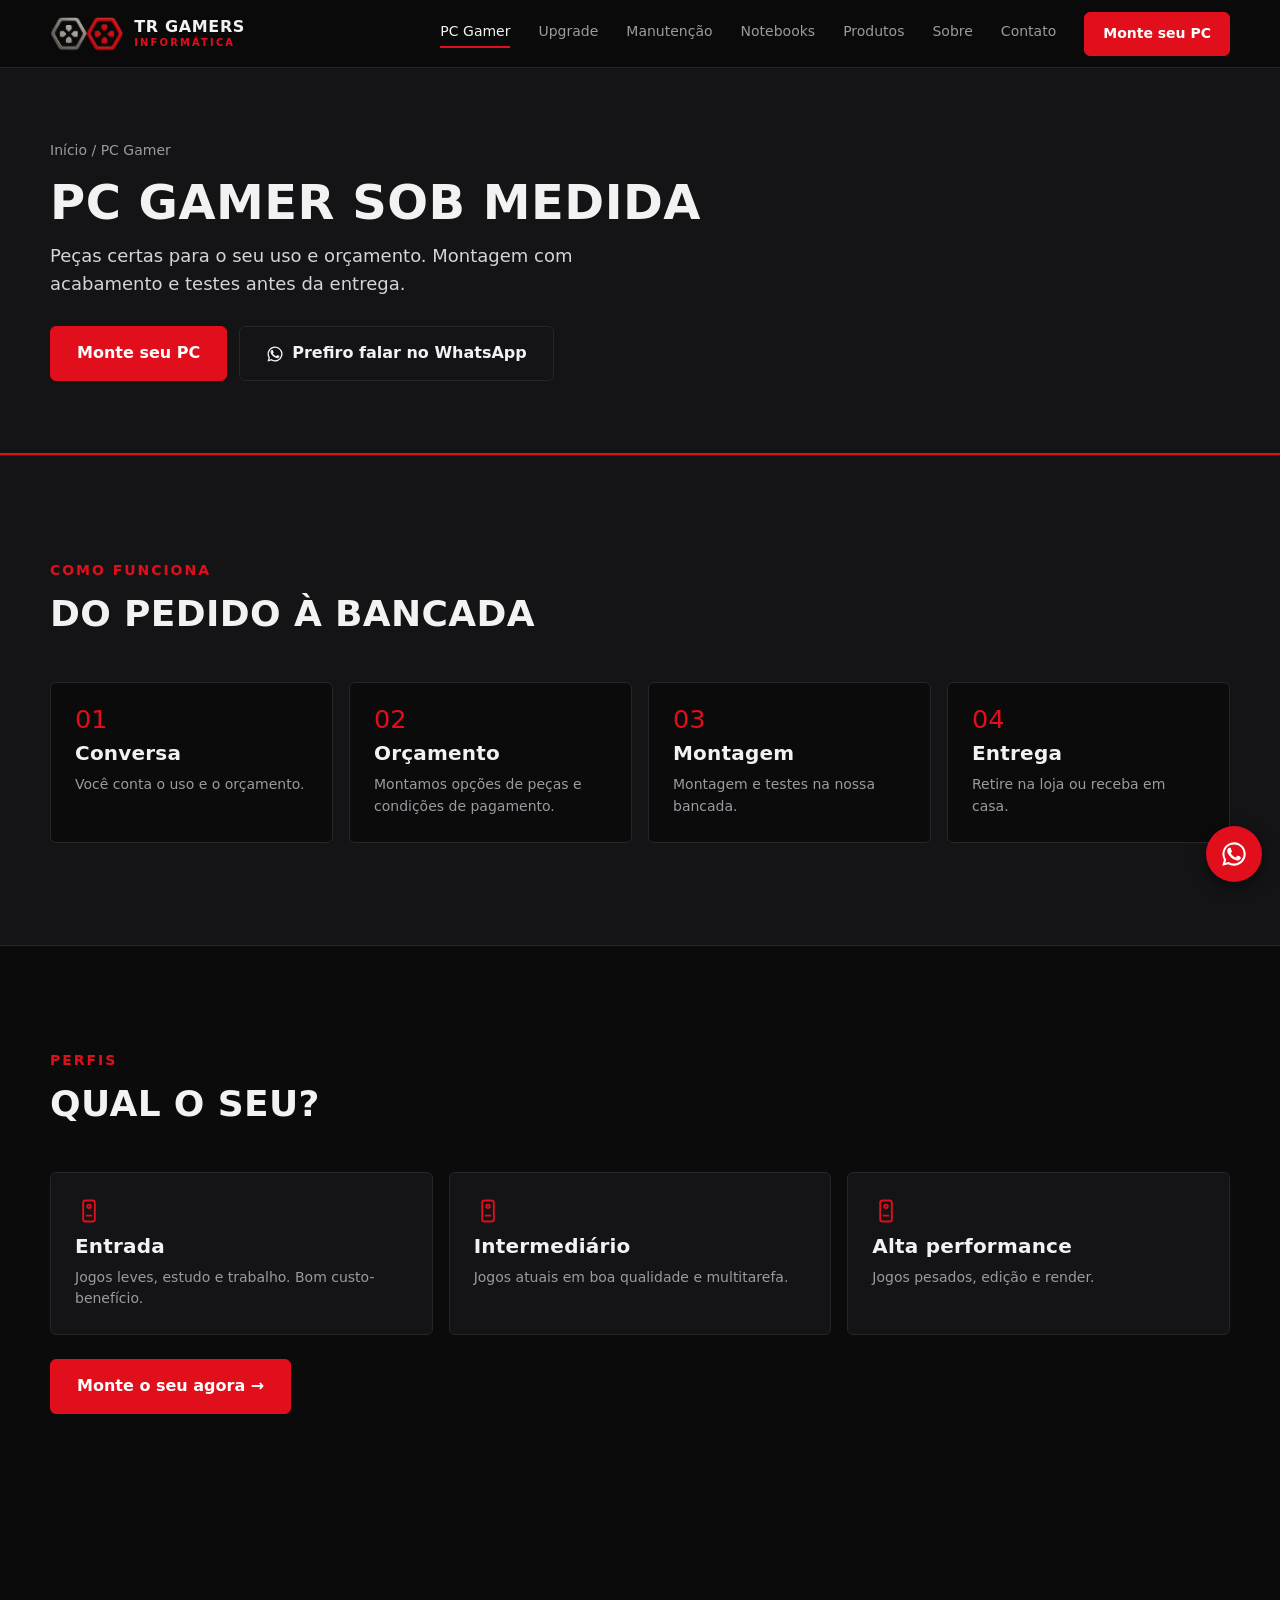
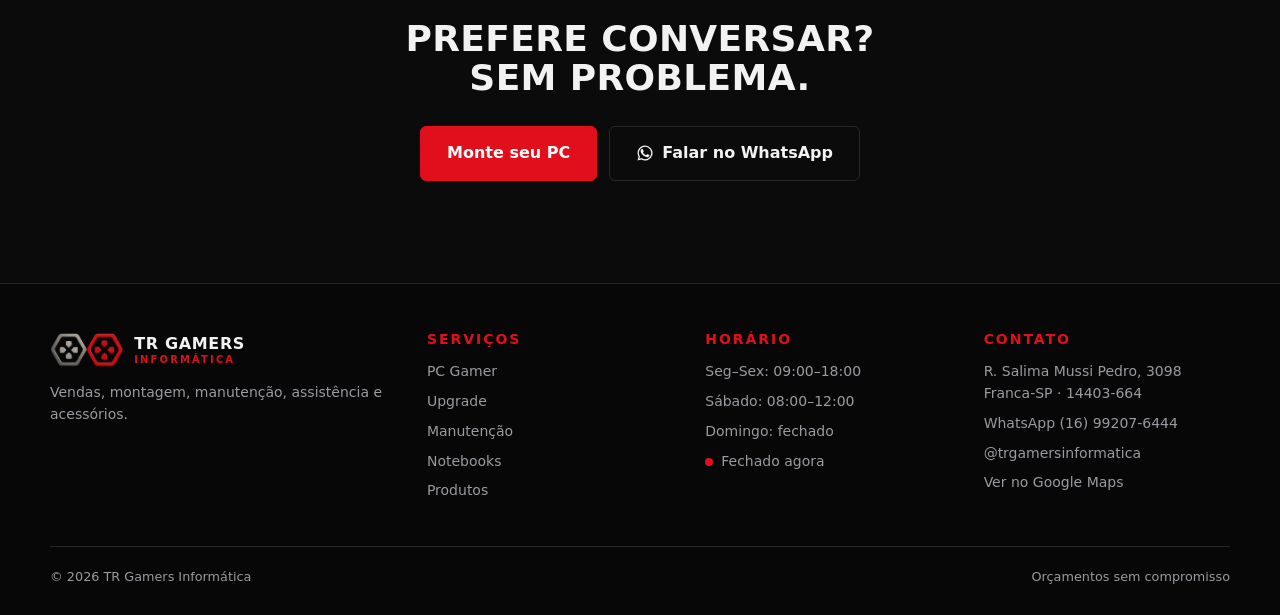
<file: montagem/index.html>
<!doctype html>
<html lang="pt-BR">
<head>
<meta charset="utf-8">
<meta name="viewport" content="width=device-width,initial-scale=1,viewport-fit=cover">
<title>PC Gamer sob medida em Franca-SP | TR Gamers</title>
<meta name="description" content="Montagem de PC gamer sob medida em Franca-SP. Peças certas para o seu uso e orçamento.">
<meta name="theme-color" content="#0b0b0c">
<link rel="canonical" href="https://trgamersinformatica.com.br/montagem/">
<meta property="og:type" content="website">
<meta property="og:locale" content="pt_BR">
<meta property="og:site_name" content="TR Gamers Informática">
<meta property="og:title" content="PC Gamer sob medida em Franca-SP | TR Gamers">
<meta property="og:description" content="Montagem de PC gamer sob medida em Franca-SP. Peças certas para o seu uso e orçamento.">
<meta property="og:url" content="https://trgamersinformatica.com.br/montagem/">
<meta property="og:image" content="https://trgamersinformatica.com.br/assets/img/banner.webp">
<link rel="icon" href="/favicon.ico" sizes="48x48">
<link rel="icon" type="image/png" sizes="32x32" href="/assets/img/favicon-32.png">
<link rel="apple-touch-icon" href="/assets/img/apple-touch-icon.png">
<script src="/js/boot.js"></script>
<link rel="stylesheet" href="/css/tokens.css">
<link rel="stylesheet" href="/css/base.css">
<link rel="stylesheet" href="/css/layout.css">
<link rel="stylesheet" href="/css/components.css">
<script type="module" src="/js/main.js"></script>
</head>
<body>
<svg class="sprite" width="0" height="0" aria-hidden="true">
  <symbol id="i-wa" viewBox="0 0 24 24"><path d="M17.5 14.4c-.3-.1-1.7-.8-2-.9-.3-.1-.5-.1-.7.1-.2.3-.8.9-.9 1.1-.2.2-.3.2-.6.1-.3-.1-1.2-.4-2.3-1.4-.8-.7-1.4-1.6-1.6-1.9-.2-.3 0-.4.1-.6l.4-.5c.1-.2.2-.3.3-.5.1-.2 0-.4 0-.5-.1-.1-.7-1.6-.9-2.2-.2-.6-.5-.5-.7-.5h-.6c-.2 0-.5.1-.8.4-.3.3-1 1-1 2.4s1 2.8 1.2 3c.1.2 2 3.1 4.9 4.3.7.3 1.2.5 1.6.6.7.2 1.3.2 1.8.1.5-.1 1.7-.7 1.9-1.4.2-.7.2-1.2.2-1.4-.1-.1-.3-.2-.6-.3zM12 2a10 10 0 0 0-8.6 15L2 22l5.1-1.3A10 10 0 1 0 12 2zm0 18.2c-1.5 0-3-.4-4.2-1.2l-.3-.2-3 .8.8-2.9-.2-.3A8.2 8.2 0 1 1 12 20.2z"/></symbol>
  <symbol id="i-pc" viewBox="0 0 24 24"><rect x="7" y="3" width="10" height="18" rx="2"/><circle cx="12" cy="8" r="1.5"/><path d="M10 16h4"/></symbol>
  <symbol id="i-up" viewBox="0 0 24 24"><path d="M12 19V5M5 12l7-7 7 7"/></symbol>
  <symbol id="i-tool" viewBox="0 0 24 24"><path d="M14.7 6.3a4 4 0 0 0-5.4 5.1L3 17.7 6.3 21l6.3-6.3a4 4 0 0 0 5.1-5.4l-2.6 2.6-2.4-.6-.6-2.4z"/></symbol>
  <symbol id="i-laptop" viewBox="0 0 24 24"><rect x="4" y="5" width="16" height="11" rx="1"/><path d="M2 19h20"/></symbol>
  <symbol id="i-fan" viewBox="0 0 24 24"><circle cx="12" cy="12" r="2"/><path d="M12 10c0-4 1-6 3-6s2 3-3 6zM14 12c4 0 6 1 6 3s-3 2-6-3zM12 14c0 4-1 6-3 6s-2-3 3-6zM10 12c-4 0-6-1-6-3s3-2 6 3z"/></symbol>
  <symbol id="i-cpu" viewBox="0 0 24 24"><rect x="7" y="7" width="10" height="10"/><path d="M9 2v3M15 2v3M9 19v3M15 19v3M2 9h3M2 15h3M19 9h3M19 15h3"/></symbol>
  <symbol id="i-ram" viewBox="0 0 24 24"><rect x="2" y="8" width="20" height="8" rx="1"/><path d="M6 16v2M10 16v2M14 16v2M18 16v2M6 12h2M11 12h2M16 12h2"/></symbol>
  <symbol id="i-mouse" viewBox="0 0 24 24"><rect x="7" y="3" width="10" height="18" rx="5"/><path d="M12 7v4"/></symbol>
  <symbol id="i-cable" viewBox="0 0 24 24"><path d="M4 9h5v6H4zM15 9h5v6h-5zM9 12h6"/></symbol>
  <symbol id="i-search" viewBox="0 0 24 24"><circle cx="11" cy="11" r="7"/><path d="M20 20l-4-4"/></symbol>
  <symbol id="i-check" viewBox="0 0 24 24"><path d="M5 12l4 4 10-10"/></symbol>
  <symbol id="i-truck" viewBox="0 0 24 24"><path d="M2 6h12v10H2zM14 10h4l3 3v3h-7"/><circle cx="6" cy="17" r="1.8"/><circle cx="17" cy="17" r="1.8"/></symbol>
</svg>
<a class="skip" href="#conteudo">Pular para o conteúdo</a>
<header class="header">
  <div class="container header__in">
    <a href="/" class="brand" aria-label="TR Gamers Informática - início">
      <img src="/assets/img/logo-mark.webp" alt="" height="36" width="74">
      <span>TR Gamers<small>Informática</small></span>
    </a>
    <button class="menu-btn" aria-label="Menu" aria-expanded="false"><span></span></button>
    <nav class="nav" aria-label="Principal">
      <a href="/montagem/" aria-current="page">PC Gamer</a>
      <a href="/upgrade/">Upgrade</a>
      <a href="/manutencao/">Manutenção</a>
      <a href="/notebooks/">Notebooks</a>
      <a href="/produtos/">Produtos</a>
      <a href="/sobre/">Sobre</a>
      <a href="/contato/">Contato</a>
      <a class="btn nav__wa" data-wa="Oi, tudo bem? Vim pelo site da TR Gamers e gostaria de fazer um orçamento." href="https://wa.me/5516992076444"><svg aria-hidden="true"><use href="#i-wa"/></svg>Falar no WhatsApp</a>
      <a class="btn btn--primary btn--sm" href="/monte-seu-pc/">Monte seu PC</a>
    </nav>
  </div>
</header>
<main id="conteudo" tabindex="-1">
  <section class="page-hero">
    <div class="container">
      <p class="crumbs"><a href="/">Início</a> / PC Gamer</p>
      <h1>PC Gamer sob medida</h1>
      <p>Peças certas para o seu uso e orçamento. Montagem com acabamento e testes antes da entrega.</p>
      <div class="hero__cta">
        <a class="btn btn--primary" href="/monte-seu-pc/">Monte seu PC</a><a class="btn" data-wa="Oi, tudo bem? Vim pelo site e queria um orçamento de PC Gamer. Podem me ajudar?" href="https://wa.me/5516992076444"><svg aria-hidden="true"><use href="#i-wa"/></svg>Prefiro falar no WhatsApp</a>
      </div>
    </div>
  </section>
  <section class="section section--alt">
    <div class="container">
      <div class="section__head"><span class="eyebrow">Como funciona</span><h2>Do pedido à bancada</h2></div>      <div class="cards cards--4">
        <div class="card card--hover reveal"><span class="card__n">01</span><h3>Conversa</h3><p>Você conta o uso e o orçamento.</p></div>
        <div class="card card--hover reveal"><span class="card__n">02</span><h3>Orçamento</h3><p>Montamos opções de peças e condições de pagamento.</p></div>
        <div class="card card--hover reveal"><span class="card__n">03</span><h3>Montagem</h3><p>Montagem e testes na nossa bancada.</p></div>
        <div class="card card--hover reveal"><span class="card__n">04</span><h3>Entrega</h3><p>Retire na loja ou receba em casa.</p></div>
      </div>
    </div>
  </section>
  <section class="section">
    <div class="container">
      <div class="section__head"><span class="eyebrow">Perfis</span><h2>Qual o seu?</h2></div>      <div class="cards cards--3">
        <div class="card card--hover reveal"><svg class="ico ico--red" aria-hidden="true"><use href="#i-pc"/></svg><h3>Entrada</h3><p>Jogos leves, estudo e trabalho. Bom custo-benefício.</p></div>
        <div class="card card--hover reveal"><svg class="ico ico--red" aria-hidden="true"><use href="#i-pc"/></svg><h3>Intermediário</h3><p>Jogos atuais em boa qualidade e multitarefa.</p></div>
        <div class="card card--hover reveal"><svg class="ico ico--red" aria-hidden="true"><use href="#i-pc"/></svg><h3>Alta performance</h3><p>Jogos pesados, edição e render.</p></div>
      </div>
      <p class="cta-row"><a class="btn btn--primary" href="/monte-seu-pc/">Monte o seu agora →</a></p>
    </div>
  </section>
  <section class="section">
    <div class="container">
      <div class="cta-final reveal"><h2>Prefere conversar? Sem problema.</h2>
      <div class="hero__cta hero__cta--center"><a class="btn btn--primary" href="/monte-seu-pc/">Monte seu PC</a> <a class="btn" data-wa="Oi, tudo bem? Vim pelo site e queria um orçamento de PC Gamer. Podem me ajudar?" href="https://wa.me/5516992076444"><svg aria-hidden="true"><use href="#i-wa"/></svg>Falar no WhatsApp</a></div></div>
    </div>
  </section>
</main>
<footer class="footer">
  <div class="container">
    <div class="footer__grid">
      <div>
        <a href="/" class="brand brand--foot"><img src="/assets/img/logo-mark.webp" alt="" height="36" width="74"><span>TR Gamers<small>Informática</small></span></a>
        <p>Vendas, montagem, manutenção, assistência e acessórios.</p>
      </div>
      <div>
        <h3>Serviços</h3>
        <ul><li><a href="/montagem/">PC Gamer</a></li><li><a href="/upgrade/">Upgrade</a></li><li><a href="/manutencao/">Manutenção</a></li><li><a href="/notebooks/">Notebooks</a></li><li><a href="/produtos/">Produtos</a></li></ul>
      </div>
      <div>
        <h3>Horário</h3>
        <ul><li>Seg–Sex: 09:00–18:00</li><li>Sábado: 08:00–12:00</li><li>Domingo: fechado</li><li><span class="status"></span></li></ul>
      </div>
      <div>
        <h3>Contato</h3>
        <ul>
          <li>R. Salima Mussi Pedro, 3098<br>Franca-SP · 14403-664</li>
          <li><a data-wa href="https://wa.me/5516992076444">WhatsApp (16) 99207-6444</a></li>
          <li><a href="https://www.instagram.com/trgamersinformatica/" target="_blank" rel="noopener noreferrer">@trgamersinformatica</a></li>
          <li><a href="https://maps.app.goo.gl/6mG3vqccFq88WbRX6" target="_blank" rel="noopener noreferrer">Ver no Google Maps</a></li>
        </ul>
      </div>
    </div>
    <div class="footer__bottom"><span>© 2026 TR Gamers Informática</span><span>Orçamentos sem compromisso</span></div>
  </div>
</footer>
<a class="wa-float" data-wa="Oi, tudo bem? Vim pelo site da TR Gamers e gostaria de fazer um orçamento." href="https://wa.me/5516992076444" aria-label="Falar no WhatsApp"><svg aria-hidden="true"><use href="#i-wa"/></svg></a>
</body>
</html>
</file>
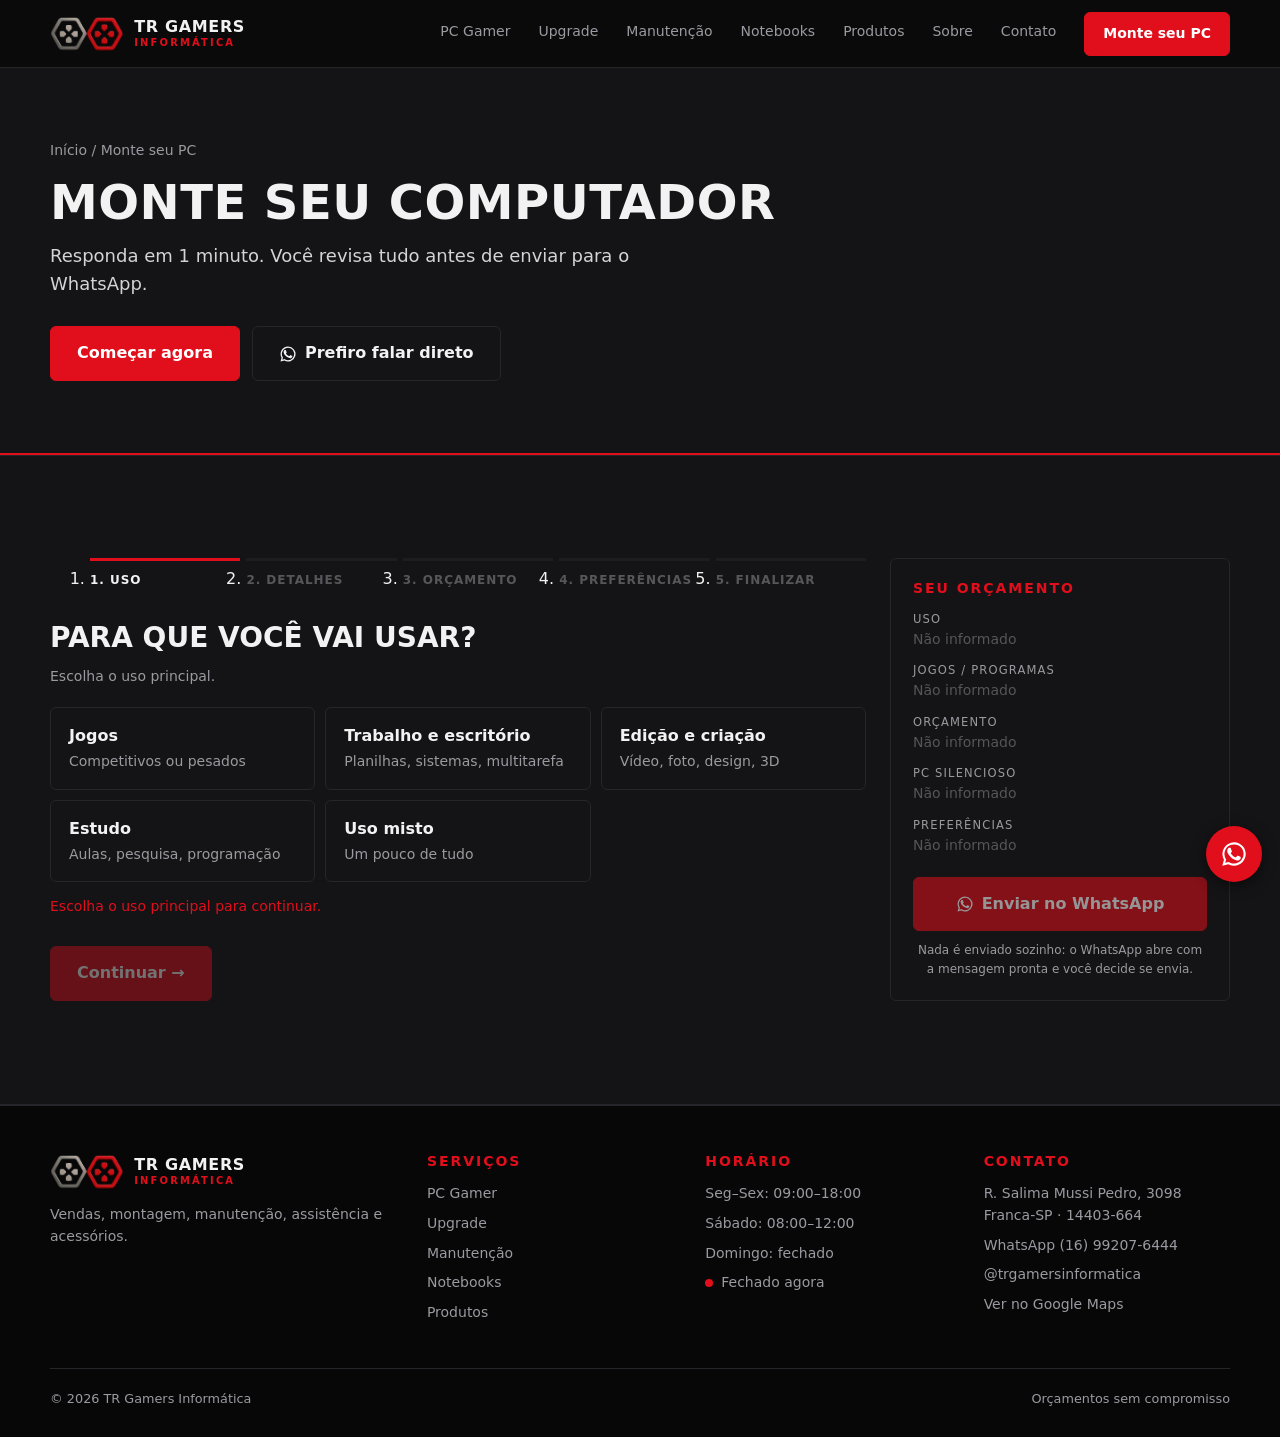
<file: monte-seu-pc/index.html>
<!doctype html>
<html lang="pt-BR">
<head>
<meta charset="utf-8">
<meta name="viewport" content="width=device-width,initial-scale=1,viewport-fit=cover">
<title>Monte seu PC | TR Gamers Informática</title>
<meta name="description" content="Escolha uso, orçamento e preferências e receba o orçamento do seu PC no WhatsApp.">
<meta name="theme-color" content="#0b0b0c">
<link rel="canonical" href="https://trgamersinformatica.com.br/monte-seu-pc/">
<meta property="og:type" content="website">
<meta property="og:locale" content="pt_BR">
<meta property="og:site_name" content="TR Gamers Informática">
<meta property="og:title" content="Monte seu PC | TR Gamers Informática">
<meta property="og:description" content="Escolha uso, orçamento e preferências e receba o orçamento do seu PC no WhatsApp.">
<meta property="og:url" content="https://trgamersinformatica.com.br/monte-seu-pc/">
<meta property="og:image" content="https://trgamersinformatica.com.br/assets/img/banner.webp">
<link rel="icon" href="/favicon.ico" sizes="48x48">
<link rel="icon" type="image/png" sizes="32x32" href="/assets/img/favicon-32.png">
<link rel="apple-touch-icon" href="/assets/img/apple-touch-icon.png">
<script src="/js/boot.js"></script>
<link rel="stylesheet" href="/css/tokens.css">
<link rel="stylesheet" href="/css/base.css">
<link rel="stylesheet" href="/css/layout.css">
<link rel="stylesheet" href="/css/components.css">
<script type="module" src="/js/main.js"></script>
</head>
<body>
<svg class="sprite" width="0" height="0" aria-hidden="true">
  <symbol id="i-wa" viewBox="0 0 24 24"><path d="M17.5 14.4c-.3-.1-1.7-.8-2-.9-.3-.1-.5-.1-.7.1-.2.3-.8.9-.9 1.1-.2.2-.3.2-.6.1-.3-.1-1.2-.4-2.3-1.4-.8-.7-1.4-1.6-1.6-1.9-.2-.3 0-.4.1-.6l.4-.5c.1-.2.2-.3.3-.5.1-.2 0-.4 0-.5-.1-.1-.7-1.6-.9-2.2-.2-.6-.5-.5-.7-.5h-.6c-.2 0-.5.1-.8.4-.3.3-1 1-1 2.4s1 2.8 1.2 3c.1.2 2 3.1 4.9 4.3.7.3 1.2.5 1.6.6.7.2 1.3.2 1.8.1.5-.1 1.7-.7 1.9-1.4.2-.7.2-1.2.2-1.4-.1-.1-.3-.2-.6-.3zM12 2a10 10 0 0 0-8.6 15L2 22l5.1-1.3A10 10 0 1 0 12 2zm0 18.2c-1.5 0-3-.4-4.2-1.2l-.3-.2-3 .8.8-2.9-.2-.3A8.2 8.2 0 1 1 12 20.2z"/></symbol>
  <symbol id="i-pc" viewBox="0 0 24 24"><rect x="7" y="3" width="10" height="18" rx="2"/><circle cx="12" cy="8" r="1.5"/><path d="M10 16h4"/></symbol>
  <symbol id="i-up" viewBox="0 0 24 24"><path d="M12 19V5M5 12l7-7 7 7"/></symbol>
  <symbol id="i-tool" viewBox="0 0 24 24"><path d="M14.7 6.3a4 4 0 0 0-5.4 5.1L3 17.7 6.3 21l6.3-6.3a4 4 0 0 0 5.1-5.4l-2.6 2.6-2.4-.6-.6-2.4z"/></symbol>
  <symbol id="i-laptop" viewBox="0 0 24 24"><rect x="4" y="5" width="16" height="11" rx="1"/><path d="M2 19h20"/></symbol>
  <symbol id="i-fan" viewBox="0 0 24 24"><circle cx="12" cy="12" r="2"/><path d="M12 10c0-4 1-6 3-6s2 3-3 6zM14 12c4 0 6 1 6 3s-3 2-6-3zM12 14c0 4-1 6-3 6s-2-3 3-6zM10 12c-4 0-6-1-6-3s3-2 6 3z"/></symbol>
  <symbol id="i-cpu" viewBox="0 0 24 24"><rect x="7" y="7" width="10" height="10"/><path d="M9 2v3M15 2v3M9 19v3M15 19v3M2 9h3M2 15h3M19 9h3M19 15h3"/></symbol>
  <symbol id="i-ram" viewBox="0 0 24 24"><rect x="2" y="8" width="20" height="8" rx="1"/><path d="M6 16v2M10 16v2M14 16v2M18 16v2M6 12h2M11 12h2M16 12h2"/></symbol>
  <symbol id="i-mouse" viewBox="0 0 24 24"><rect x="7" y="3" width="10" height="18" rx="5"/><path d="M12 7v4"/></symbol>
  <symbol id="i-cable" viewBox="0 0 24 24"><path d="M4 9h5v6H4zM15 9h5v6h-5zM9 12h6"/></symbol>
  <symbol id="i-search" viewBox="0 0 24 24"><circle cx="11" cy="11" r="7"/><path d="M20 20l-4-4"/></symbol>
  <symbol id="i-check" viewBox="0 0 24 24"><path d="M5 12l4 4 10-10"/></symbol>
  <symbol id="i-truck" viewBox="0 0 24 24"><path d="M2 6h12v10H2zM14 10h4l3 3v3h-7"/><circle cx="6" cy="17" r="1.8"/><circle cx="17" cy="17" r="1.8"/></symbol>
</svg>
<a class="skip" href="#conteudo">Pular para o conteúdo</a>
<header class="header">
  <div class="container header__in">
    <a href="/" class="brand" aria-label="TR Gamers Informática - início">
      <img src="/assets/img/logo-mark.webp" alt="" height="36" width="74">
      <span>TR Gamers<small>Informática</small></span>
    </a>
    <button class="menu-btn" aria-label="Menu" aria-expanded="false"><span></span></button>
    <nav class="nav" aria-label="Principal">
      <a href="/montagem/">PC Gamer</a>
      <a href="/upgrade/">Upgrade</a>
      <a href="/manutencao/">Manutenção</a>
      <a href="/notebooks/">Notebooks</a>
      <a href="/produtos/">Produtos</a>
      <a href="/sobre/">Sobre</a>
      <a href="/contato/">Contato</a>
      <a class="btn nav__wa" data-wa="Oi, tudo bem? Vim pelo site da TR Gamers e gostaria de fazer um orçamento." href="https://wa.me/5516992076444"><svg aria-hidden="true"><use href="#i-wa"/></svg>Falar no WhatsApp</a>
      <a class="btn btn--primary btn--sm" href="/monte-seu-pc/">Monte seu PC</a>
    </nav>
  </div>
</header>
<main id="conteudo" tabindex="-1">
  <section class="page-hero">
    <div class="container">
      <p class="crumbs"><a href="/">Início</a> / Monte seu PC</p>
      <h1>Monte seu computador</h1>
      <p>Responda em 1 minuto. Você revisa tudo antes de enviar para o WhatsApp.</p>
      <div class="hero__cta">
        <a class="btn btn--primary" href="#montador">Começar agora</a><a class="btn" data-wa="Oi, tudo bem? Vim pelo site e quero montar um PC. Podem me ajudar?" href="https://wa.me/5516992076444"><svg aria-hidden="true"><use href="#i-wa"/></svg>Prefiro falar direto</a>
      </div>
    </div>
  </section>
  <section class="section section--alt" id="montador">
    <div class="container">
      <div class="wizard" data-wizard>
        <div class="wiz__main">
          <ol class="wiz__progress" aria-label="Etapas"><li><button type="button" data-label="Uso">1. Uso</button></li><li><button type="button" data-label="Detalhes">2. Detalhes</button></li><li><button type="button" data-label="Orçamento">3. Orçamento</button></li><li><button type="button" data-label="Preferências">4. Preferências</button></li><li><button type="button" data-label="Finalizar">5. Finalizar</button></li></ol>
          <p class="wiz__count" data-step-count aria-live="polite"></p>
          <form novalidate>
            <fieldset class="wiz__step is-active"><legend tabindex="-1">Para que você vai usar?</legend><p class="wiz__hint">Escolha o uso principal.</p><div class="opts"><label class="opt"><input type="radio" name="uso" value="Jogos"><span><b>Jogos</b><small>Competitivos ou pesados</small></span></label><label class="opt"><input type="radio" name="uso" value="Trabalho e escritório"><span><b>Trabalho e escritório</b><small>Planilhas, sistemas, multitarefa</small></span></label><label class="opt"><input type="radio" name="uso" value="Edição e criação"><span><b>Edição e criação</b><small>Vídeo, foto, design, 3D</small></span></label><label class="opt"><input type="radio" name="uso" value="Estudo"><span><b>Estudo</b><small>Aulas, pesquisa, programação</small></span></label><label class="opt"><input type="radio" name="uso" value="Uso misto"><span><b>Uso misto</b><small>Um pouco de tudo</small></span></label></div></fieldset>
            <fieldset class="wiz__step"><legend tabindex="-1">O que vai rodar?</legend><p class="wiz__hint">Marque quantos quiser. Pode pular.</p><div class="chips"><label class="chip"><input type="checkbox" name="programas" value="Jogos competitivos (CS2, Valorant, LoL)"><span>Jogos competitivos (CS2, Valorant, LoL)</span></label><label class="chip"><input type="checkbox" name="programas" value="Jogos pesados (GTA V, Cyberpunk)"><span>Jogos pesados (GTA V, Cyberpunk)</span></label><label class="chip"><input type="checkbox" name="programas" value="Minecraft / Roblox"><span>Minecraft / Roblox</span></label><label class="chip"><input type="checkbox" name="programas" value="Streaming / gravação"><span>Streaming / gravação</span></label><label class="chip"><input type="checkbox" name="programas" value="Edição de vídeo"><span>Edição de vídeo</span></label><label class="chip"><input type="checkbox" name="programas" value="Photoshop / design"><span>Photoshop / design</span></label><label class="chip"><input type="checkbox" name="programas" value="Render 3D"><span>Render 3D</span></label><label class="chip"><input type="checkbox" name="programas" value="Programação"><span>Programação</span></label><label class="chip"><input type="checkbox" name="programas" value="Office e navegação"><span>Office e navegação</span></label></div></fieldset>
            <fieldset class="wiz__step"><legend tabindex="-1">Qual o orçamento?</legend><p class="wiz__hint">Valor aproximado, só para direcionar as peças. O valor final a gente confirma com você.</p><div class="opts"><label class="opt"><input type="radio" name="orcamento" value="Até R$ 3.000"><span><b>Até R$ 3.000</b><small>Entrada</small></span></label><label class="opt"><input type="radio" name="orcamento" value="R$ 3.000 a R$ 5.000"><span><b>R$ 3.000 a R$ 5.000</b><small>Intermediário</small></span></label><label class="opt"><input type="radio" name="orcamento" value="R$ 5.000 a R$ 8.000"><span><b>R$ 5.000 a R$ 8.000</b><small>Alta performance</small></span></label><label class="opt"><input type="radio" name="orcamento" value="Acima de R$ 8.000"><span><b>Acima de R$ 8.000</b><small>Topo de linha</small></span></label><label class="opt"><input type="radio" name="orcamento" value="Ainda não sei"><span><b>Ainda não sei</b><small>Me ajudem a definir</small></span></label></div></fieldset>
            <fieldset class="wiz__step"><legend tabindex="-1">Preferências</legend>
              <div class="wiz__group"><p>Quer um PC silencioso?</p><div class="opts"><label class="opt"><input type="radio" name="silencio" value="Sim, é importante"><span><b>Sim, quero silencioso</b><small>Foco em baixo ruído</small></span></label><label class="opt"><input type="radio" name="silencio" value="Tanto faz"><span><b>Tanto faz</b><small>Prioridade é desempenho</small></span></label></div></div>
              <div class="wiz__group"><p>Mais alguma coisa?</p><div class="chips"><label class="chip"><input type="checkbox" name="extras" value="Visual com RGB"><span>Visual com RGB</span></label><label class="chip"><input type="checkbox" name="extras" value="Gabinete compacto"><span>Gabinete compacto</span></label><label class="chip"><input type="checkbox" name="extras" value="Wi-Fi integrado"><span>Wi-Fi integrado</span></label><label class="chip"><input type="checkbox" name="extras" value="Preciso de monitor"><span>Preciso de monitor</span></label><label class="chip"><input type="checkbox" name="extras" value="Preciso de teclado e mouse"><span>Preciso de teclado e mouse</span></label><label class="chip"><input type="checkbox" name="extras" value="Quero aproveitar peças que já tenho"><span>Quero aproveitar peças que já tenho</span></label></div></div>
            </fieldset>
            <fieldset class="wiz__step"><legend tabindex="-1">Quase lá</legend><p class="wiz__hint">Opcional. Ajuda a gente a te atender melhor.</p>
              <div class="field"><label for="nome">Seu nome</label><input id="nome" name="nome" maxlength="60" placeholder="" autocomplete=given-name></div>
              <div class="field"><label for="obs">Observações</label><textarea id="obs" name="obs" rows="2" maxlength="400" placeholder="Ex.: já tenho monitor, preciso para o fim do mês"></textarea></div>
            </fieldset>
          </form>
          <p class="wiz__why" data-why aria-live="polite"></p>
          <div class="wiz__nav">
            <button type="button" class="btn" data-prev hidden>← Voltar</button>
            <button type="button" class="btn btn--primary" data-next>Continuar →</button>
            <a class="btn btn--primary" data-send href="#" target="_blank" rel="noopener noreferrer" hidden><svg aria-hidden="true"><use href="#i-wa"/></svg>Enviar orçamento no WhatsApp</a>
          </div>
          <p class="sent" data-sent hidden>Abrimos o WhatsApp com a mensagem pronta. É só apertar enviar lá. Não abriu? <a data-sent-link href="#" target="_blank" rel="noopener noreferrer">Toque aqui</a>.</p>
          <noscript><p class="note">Ative o JavaScript ou <a href="https://wa.me/5516992076444">chame direto no WhatsApp</a>.</p></noscript>
        </div>
        <aside class="wiz__sum" aria-live="polite">
          <h3>Seu orçamento</h3>
          <dl>
            <div><dt>Uso</dt><dd data-sum="uso"></dd></div>
            <div><dt>Jogos / programas</dt><dd data-sum="programas"></dd></div>
            <div><dt>Orçamento</dt><dd data-sum="orcamento"></dd></div>
            <div><dt>PC silencioso</dt><dd data-sum="silencio"></dd></div>
            <div><dt>Preferências</dt><dd data-sum="extras"></dd></div>
          </dl>
          <a class="btn btn--primary" data-send href="#" target="_blank" rel="noopener noreferrer" aria-disabled="true"><svg aria-hidden="true"><use href="#i-wa"/></svg>Enviar no WhatsApp</a>
          <p class="hint">Nada é enviado sozinho: o WhatsApp abre com a mensagem pronta e você decide se envia.</p>
        </aside>
      </div>
    </div>
  </section>
</main>
<footer class="footer">
  <div class="container">
    <div class="footer__grid">
      <div>
        <a href="/" class="brand brand--foot"><img src="/assets/img/logo-mark.webp" alt="" height="36" width="74"><span>TR Gamers<small>Informática</small></span></a>
        <p>Vendas, montagem, manutenção, assistência e acessórios.</p>
      </div>
      <div>
        <h3>Serviços</h3>
        <ul><li><a href="/montagem/">PC Gamer</a></li><li><a href="/upgrade/">Upgrade</a></li><li><a href="/manutencao/">Manutenção</a></li><li><a href="/notebooks/">Notebooks</a></li><li><a href="/produtos/">Produtos</a></li></ul>
      </div>
      <div>
        <h3>Horário</h3>
        <ul><li>Seg–Sex: 09:00–18:00</li><li>Sábado: 08:00–12:00</li><li>Domingo: fechado</li><li><span class="status"></span></li></ul>
      </div>
      <div>
        <h3>Contato</h3>
        <ul>
          <li>R. Salima Mussi Pedro, 3098<br>Franca-SP · 14403-664</li>
          <li><a data-wa href="https://wa.me/5516992076444">WhatsApp (16) 99207-6444</a></li>
          <li><a href="https://www.instagram.com/trgamersinformatica/" target="_blank" rel="noopener noreferrer">@trgamersinformatica</a></li>
          <li><a href="https://maps.app.goo.gl/6mG3vqccFq88WbRX6" target="_blank" rel="noopener noreferrer">Ver no Google Maps</a></li>
        </ul>
      </div>
    </div>
    <div class="footer__bottom"><span>© 2026 TR Gamers Informática</span><span>Orçamentos sem compromisso</span></div>
  </div>
</footer>
<a class="wa-float" data-wa="Oi, tudo bem? Vim pelo site da TR Gamers e gostaria de fazer um orçamento." href="https://wa.me/5516992076444" aria-label="Falar no WhatsApp"><svg aria-hidden="true"><use href="#i-wa"/></svg></a>
</body>
</html>
</file>
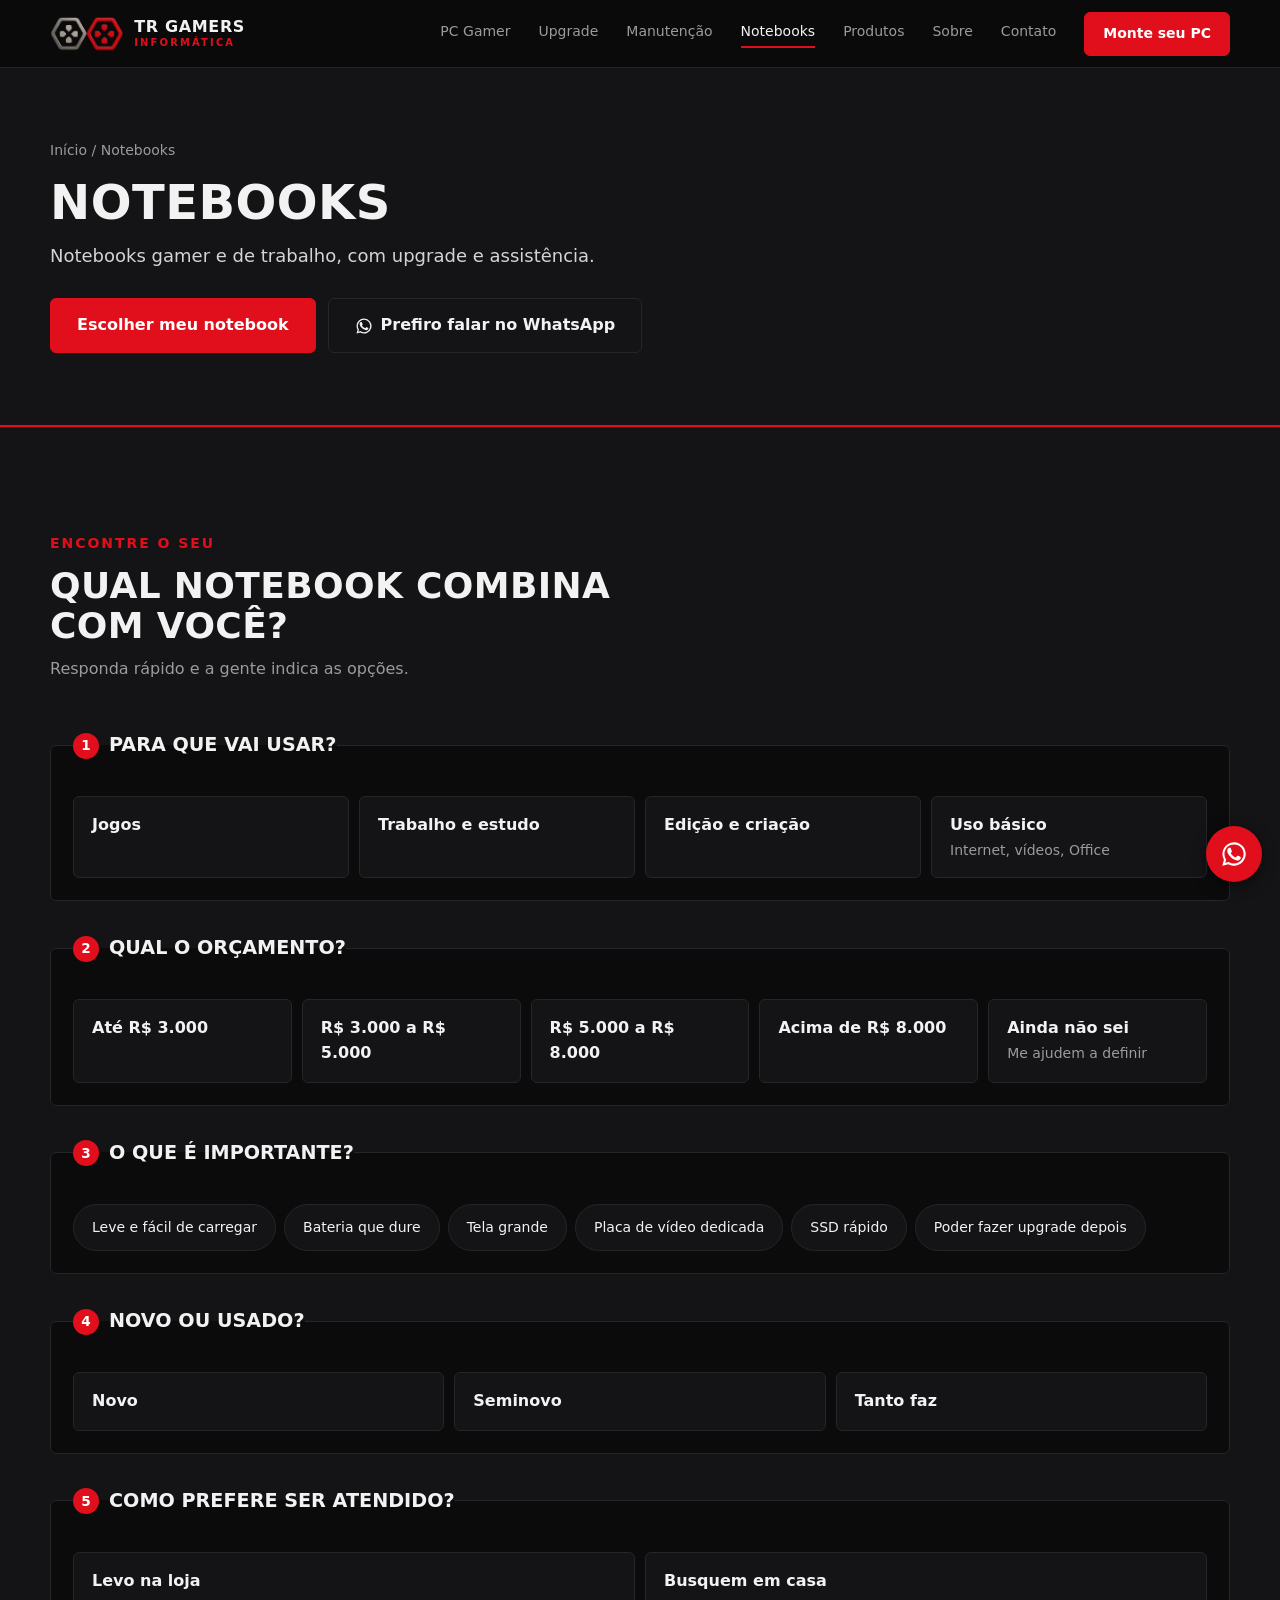
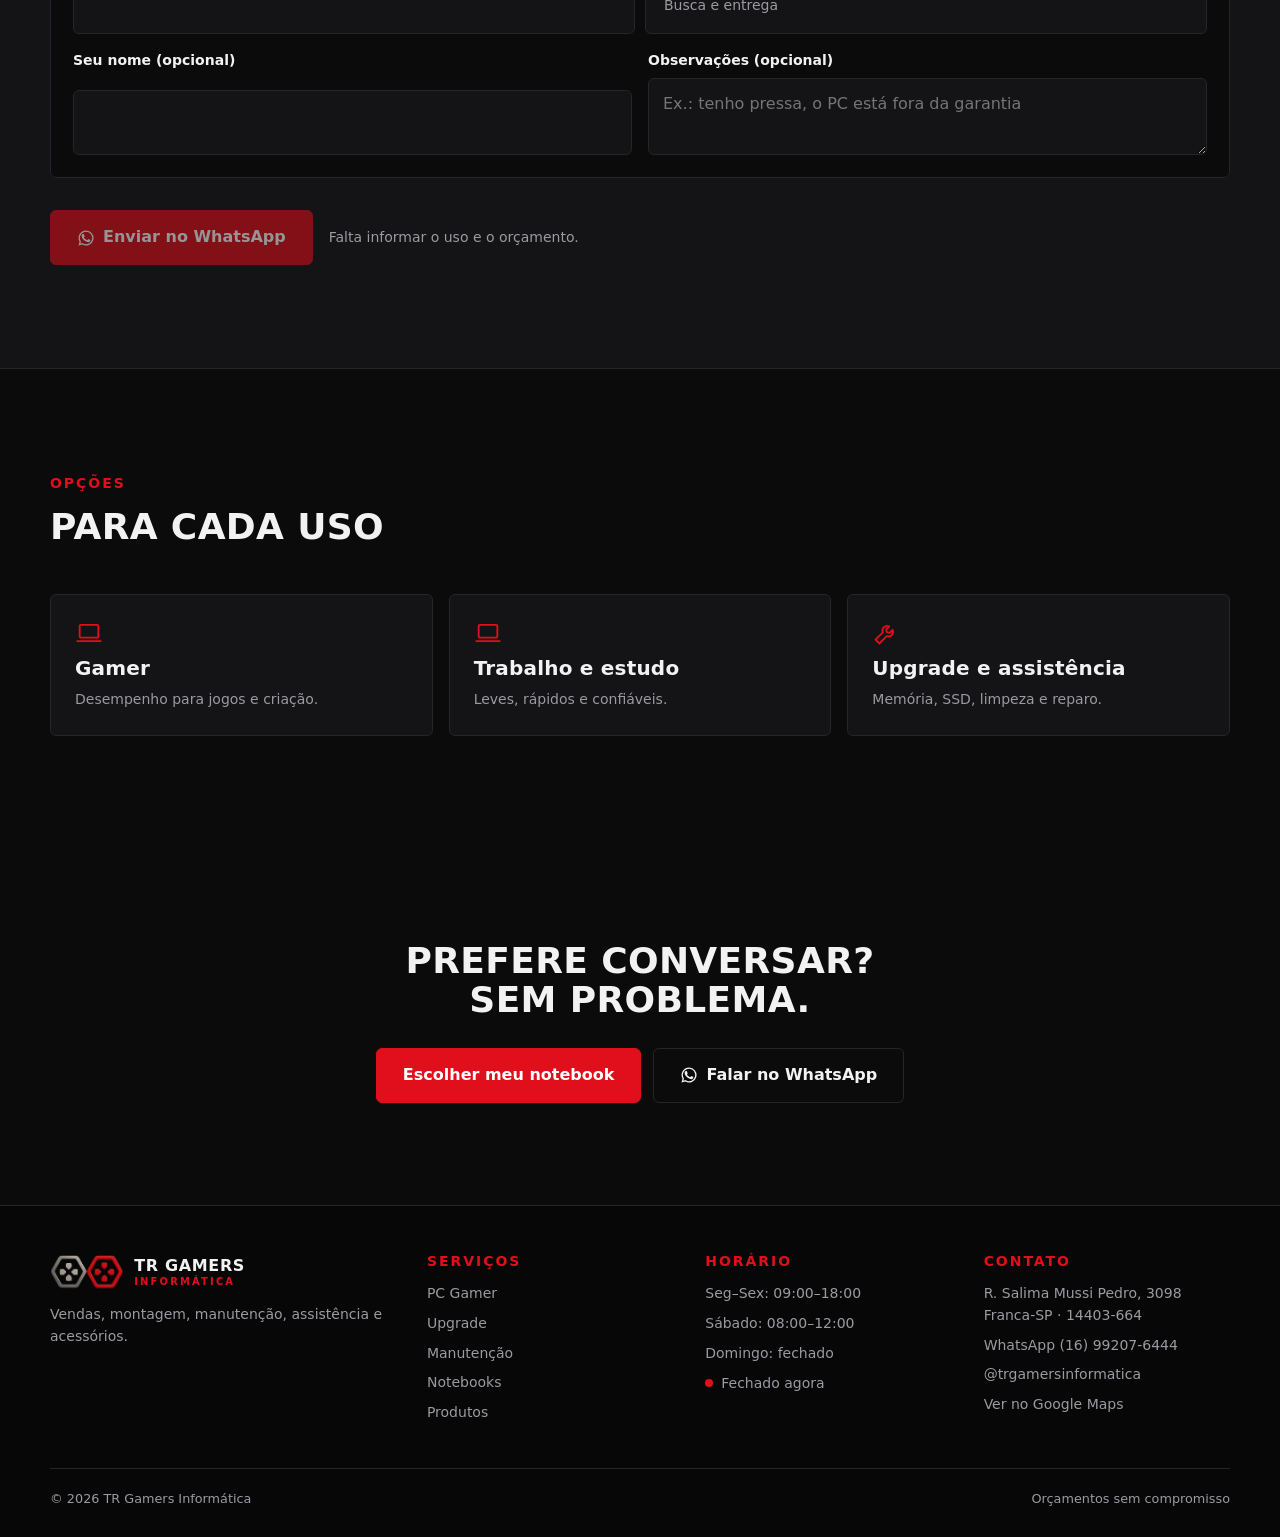
<file: notebooks/index.html>
<!doctype html>
<html lang="pt-BR">
<head>
<meta charset="utf-8">
<meta name="viewport" content="width=device-width,initial-scale=1,viewport-fit=cover">
<title>Notebooks em Franca-SP | TR Gamers</title>
<meta name="description" content="Venda, upgrade e assistência de notebooks gamer e de trabalho em Franca-SP.">
<meta name="theme-color" content="#0b0b0c">
<link rel="canonical" href="https://trgamersinformatica.com.br/notebooks/">
<meta property="og:type" content="website">
<meta property="og:locale" content="pt_BR">
<meta property="og:site_name" content="TR Gamers Informática">
<meta property="og:title" content="Notebooks em Franca-SP | TR Gamers">
<meta property="og:description" content="Venda, upgrade e assistência de notebooks gamer e de trabalho em Franca-SP.">
<meta property="og:url" content="https://trgamersinformatica.com.br/notebooks/">
<meta property="og:image" content="https://trgamersinformatica.com.br/assets/img/banner.webp">
<link rel="icon" href="/favicon.ico" sizes="48x48">
<link rel="icon" type="image/png" sizes="32x32" href="/assets/img/favicon-32.png">
<link rel="apple-touch-icon" href="/assets/img/apple-touch-icon.png">
<script src="/js/boot.js"></script>
<link rel="stylesheet" href="/css/tokens.css">
<link rel="stylesheet" href="/css/base.css">
<link rel="stylesheet" href="/css/layout.css">
<link rel="stylesheet" href="/css/components.css">
<script type="module" src="/js/main.js"></script>
</head>
<body>
<svg class="sprite" width="0" height="0" aria-hidden="true">
  <symbol id="i-wa" viewBox="0 0 24 24"><path d="M17.5 14.4c-.3-.1-1.7-.8-2-.9-.3-.1-.5-.1-.7.1-.2.3-.8.9-.9 1.1-.2.2-.3.2-.6.1-.3-.1-1.2-.4-2.3-1.4-.8-.7-1.4-1.6-1.6-1.9-.2-.3 0-.4.1-.6l.4-.5c.1-.2.2-.3.3-.5.1-.2 0-.4 0-.5-.1-.1-.7-1.6-.9-2.2-.2-.6-.5-.5-.7-.5h-.6c-.2 0-.5.1-.8.4-.3.3-1 1-1 2.4s1 2.8 1.2 3c.1.2 2 3.1 4.9 4.3.7.3 1.2.5 1.6.6.7.2 1.3.2 1.8.1.5-.1 1.7-.7 1.9-1.4.2-.7.2-1.2.2-1.4-.1-.1-.3-.2-.6-.3zM12 2a10 10 0 0 0-8.6 15L2 22l5.1-1.3A10 10 0 1 0 12 2zm0 18.2c-1.5 0-3-.4-4.2-1.2l-.3-.2-3 .8.8-2.9-.2-.3A8.2 8.2 0 1 1 12 20.2z"/></symbol>
  <symbol id="i-pc" viewBox="0 0 24 24"><rect x="7" y="3" width="10" height="18" rx="2"/><circle cx="12" cy="8" r="1.5"/><path d="M10 16h4"/></symbol>
  <symbol id="i-up" viewBox="0 0 24 24"><path d="M12 19V5M5 12l7-7 7 7"/></symbol>
  <symbol id="i-tool" viewBox="0 0 24 24"><path d="M14.7 6.3a4 4 0 0 0-5.4 5.1L3 17.7 6.3 21l6.3-6.3a4 4 0 0 0 5.1-5.4l-2.6 2.6-2.4-.6-.6-2.4z"/></symbol>
  <symbol id="i-laptop" viewBox="0 0 24 24"><rect x="4" y="5" width="16" height="11" rx="1"/><path d="M2 19h20"/></symbol>
  <symbol id="i-fan" viewBox="0 0 24 24"><circle cx="12" cy="12" r="2"/><path d="M12 10c0-4 1-6 3-6s2 3-3 6zM14 12c4 0 6 1 6 3s-3 2-6-3zM12 14c0 4-1 6-3 6s-2-3 3-6zM10 12c-4 0-6-1-6-3s3-2 6 3z"/></symbol>
  <symbol id="i-cpu" viewBox="0 0 24 24"><rect x="7" y="7" width="10" height="10"/><path d="M9 2v3M15 2v3M9 19v3M15 19v3M2 9h3M2 15h3M19 9h3M19 15h3"/></symbol>
  <symbol id="i-ram" viewBox="0 0 24 24"><rect x="2" y="8" width="20" height="8" rx="1"/><path d="M6 16v2M10 16v2M14 16v2M18 16v2M6 12h2M11 12h2M16 12h2"/></symbol>
  <symbol id="i-mouse" viewBox="0 0 24 24"><rect x="7" y="3" width="10" height="18" rx="5"/><path d="M12 7v4"/></symbol>
  <symbol id="i-cable" viewBox="0 0 24 24"><path d="M4 9h5v6H4zM15 9h5v6h-5zM9 12h6"/></symbol>
  <symbol id="i-search" viewBox="0 0 24 24"><circle cx="11" cy="11" r="7"/><path d="M20 20l-4-4"/></symbol>
  <symbol id="i-check" viewBox="0 0 24 24"><path d="M5 12l4 4 10-10"/></symbol>
  <symbol id="i-truck" viewBox="0 0 24 24"><path d="M2 6h12v10H2zM14 10h4l3 3v3h-7"/><circle cx="6" cy="17" r="1.8"/><circle cx="17" cy="17" r="1.8"/></symbol>
</svg>
<a class="skip" href="#conteudo">Pular para o conteúdo</a>
<header class="header">
  <div class="container header__in">
    <a href="/" class="brand" aria-label="TR Gamers Informática - início">
      <img src="/assets/img/logo-mark.webp" alt="" height="36" width="74">
      <span>TR Gamers<small>Informática</small></span>
    </a>
    <button class="menu-btn" aria-label="Menu" aria-expanded="false"><span></span></button>
    <nav class="nav" aria-label="Principal">
      <a href="/montagem/">PC Gamer</a>
      <a href="/upgrade/">Upgrade</a>
      <a href="/manutencao/">Manutenção</a>
      <a href="/notebooks/" aria-current="page">Notebooks</a>
      <a href="/produtos/">Produtos</a>
      <a href="/sobre/">Sobre</a>
      <a href="/contato/">Contato</a>
      <a class="btn nav__wa" data-wa="Oi, tudo bem? Vim pelo site da TR Gamers e gostaria de fazer um orçamento." href="https://wa.me/5516992076444"><svg aria-hidden="true"><use href="#i-wa"/></svg>Falar no WhatsApp</a>
      <a class="btn btn--primary btn--sm" href="/monte-seu-pc/">Monte seu PC</a>
    </nav>
  </div>
</header>
<main id="conteudo" tabindex="-1">
  <section class="page-hero">
    <div class="container">
      <p class="crumbs"><a href="/">Início</a> / Notebooks</p>
      <h1>Notebooks</h1>
      <p>Notebooks gamer e de trabalho, com upgrade e assistência.</p>
      <div class="hero__cta">
        <a class="btn btn--primary" href="#notebook-form">Escolher meu notebook</a><a class="btn" data-wa="Oi, tudo bem? Vim pelo site e queria um orçamento de notebook. Podem me ajudar?" href="https://wa.me/5516992076444"><svg aria-hidden="true"><use href="#i-wa"/></svg>Prefiro falar no WhatsApp</a>
      </div>
    </div>
  </section>
  <section class="section section--alt" id="notebook-form">
    <div class="container">
      <div class="section__head"><span class="eyebrow">Encontre o seu</span><h2>Qual notebook combina com você?</h2><p>Responda rápido e a gente indica as opções.</p></div>      <form class="qform" data-qform="notebook" data-required="uso,orcamento" novalidate>
        <fieldset class="qform__block" data-field="uso"><legend><span class="qform__n">1</span>Para que vai usar?</legend><div class="opts"><label class="opt"><input type="radio" name="uso" value="Jogos"><span><b>Jogos</b></span></label><label class="opt"><input type="radio" name="uso" value="Trabalho e estudo"><span><b>Trabalho e estudo</b></span></label><label class="opt"><input type="radio" name="uso" value="Edição e criação"><span><b>Edição e criação</b></span></label><label class="opt"><input type="radio" name="uso" value="Uso básico"><span><b>Uso básico</b><small>Internet, vídeos, Office</small></span></label></div></fieldset>
        <fieldset class="qform__block" data-field="orcamento"><legend><span class="qform__n">2</span>Qual o orçamento?</legend><div class="opts"><label class="opt"><input type="radio" name="orcamento" value="Até R$ 3.000"><span><b>Até R$ 3.000</b></span></label><label class="opt"><input type="radio" name="orcamento" value="R$ 3.000 a R$ 5.000"><span><b>R$ 3.000 a R$ 5.000</b></span></label><label class="opt"><input type="radio" name="orcamento" value="R$ 5.000 a R$ 8.000"><span><b>R$ 5.000 a R$ 8.000</b></span></label><label class="opt"><input type="radio" name="orcamento" value="Acima de R$ 8.000"><span><b>Acima de R$ 8.000</b></span></label><label class="opt"><input type="radio" name="orcamento" value="Ainda não sei"><span><b>Ainda não sei</b><small>Me ajudem a definir</small></span></label></div></fieldset>
        <fieldset class="qform__block"><legend><span class="qform__n">3</span>O que é importante?</legend><div class="chips"><label class="chip"><input type="checkbox" name="extras" value="Leve e fácil de carregar"><span>Leve e fácil de carregar</span></label><label class="chip"><input type="checkbox" name="extras" value="Bateria que dure"><span>Bateria que dure</span></label><label class="chip"><input type="checkbox" name="extras" value="Tela grande"><span>Tela grande</span></label><label class="chip"><input type="checkbox" name="extras" value="Placa de vídeo dedicada"><span>Placa de vídeo dedicada</span></label><label class="chip"><input type="checkbox" name="extras" value="SSD rápido"><span>SSD rápido</span></label><label class="chip"><input type="checkbox" name="extras" value="Poder fazer upgrade depois"><span>Poder fazer upgrade depois</span></label></div></fieldset>
        <fieldset class="qform__block"><legend><span class="qform__n">4</span>Novo ou usado?</legend><div class="opts"><label class="opt"><input type="radio" name="condicao" value="Novo"><span><b>Novo</b></span></label><label class="opt"><input type="radio" name="condicao" value="Seminovo"><span><b>Seminovo</b></span></label><label class="opt"><input type="radio" name="condicao" value="Tanto faz"><span><b>Tanto faz</b></span></label></div></fieldset>
        <fieldset class="qform__block"><legend><span class="qform__n">5</span>Como prefere ser atendido?</legend><div class="opts"><label class="opt"><input type="radio" name="entrega" value="Vou levar na loja"><span><b>Levo na loja</b></span></label><label class="opt"><input type="radio" name="entrega" value="Quero que busquem em casa"><span><b>Busquem em casa</b><small>Busca e entrega</small></span></label></div><div class="qform__row"><div class="field"><label for="nome">Seu nome (opcional)</label><input id="nome" name="nome" maxlength="60" placeholder="" autocomplete=given-name></div><div class="field"><label for="obs">Observações (opcional)</label><textarea id="obs" name="obs" rows="2" maxlength="400" placeholder="Ex.: tenho pressa, o PC está fora da garantia"></textarea></div></div></fieldset>
        <div class="qform__send">
          <a class="btn btn--primary" data-send href="#" target="_blank" rel="noopener noreferrer" aria-disabled="true"><svg aria-hidden="true"><use href="#i-wa"/></svg>Enviar no WhatsApp</a>
          <p class="note" data-hint aria-live="polite"></p>
        </div>
        <p class="sent" data-sent hidden>Abrimos o WhatsApp com a mensagem pronta. É só apertar enviar lá. Não abriu? <a data-sent-link href="#" target="_blank" rel="noopener noreferrer">Toque aqui</a>.</p>
      </form>
    </div>
  </section>
  <section class="section">
    <div class="container">
      <div class="section__head"><span class="eyebrow">Opções</span><h2>Para cada uso</h2></div>      <div class="cards cards--3">
        <div class="card card--hover reveal"><svg class="ico ico--red" aria-hidden="true"><use href="#i-laptop"/></svg><h3>Gamer</h3><p>Desempenho para jogos e criação.</p></div>
        <div class="card card--hover reveal"><svg class="ico ico--red" aria-hidden="true"><use href="#i-laptop"/></svg><h3>Trabalho e estudo</h3><p>Leves, rápidos e confiáveis.</p></div>
        <div class="card card--hover reveal"><svg class="ico ico--red" aria-hidden="true"><use href="#i-tool"/></svg><h3>Upgrade e assistência</h3><p>Memória, SSD, limpeza e reparo.</p></div>
      </div>
    </div>
  </section>
  <section class="section">
    <div class="container">
      <div class="cta-final reveal"><h2>Prefere conversar? Sem problema.</h2>
      <div class="hero__cta hero__cta--center"><a class="btn btn--primary" href="#notebook-form">Escolher meu notebook</a> <a class="btn" data-wa="Oi, tudo bem? Vim pelo site e queria um orçamento de notebook. Podem me ajudar?" href="https://wa.me/5516992076444"><svg aria-hidden="true"><use href="#i-wa"/></svg>Falar no WhatsApp</a></div></div>
    </div>
  </section>
</main>
<footer class="footer">
  <div class="container">
    <div class="footer__grid">
      <div>
        <a href="/" class="brand brand--foot"><img src="/assets/img/logo-mark.webp" alt="" height="36" width="74"><span>TR Gamers<small>Informática</small></span></a>
        <p>Vendas, montagem, manutenção, assistência e acessórios.</p>
      </div>
      <div>
        <h3>Serviços</h3>
        <ul><li><a href="/montagem/">PC Gamer</a></li><li><a href="/upgrade/">Upgrade</a></li><li><a href="/manutencao/">Manutenção</a></li><li><a href="/notebooks/">Notebooks</a></li><li><a href="/produtos/">Produtos</a></li></ul>
      </div>
      <div>
        <h3>Horário</h3>
        <ul><li>Seg–Sex: 09:00–18:00</li><li>Sábado: 08:00–12:00</li><li>Domingo: fechado</li><li><span class="status"></span></li></ul>
      </div>
      <div>
        <h3>Contato</h3>
        <ul>
          <li>R. Salima Mussi Pedro, 3098<br>Franca-SP · 14403-664</li>
          <li><a data-wa href="https://wa.me/5516992076444">WhatsApp (16) 99207-6444</a></li>
          <li><a href="https://www.instagram.com/trgamersinformatica/" target="_blank" rel="noopener noreferrer">@trgamersinformatica</a></li>
          <li><a href="https://maps.app.goo.gl/6mG3vqccFq88WbRX6" target="_blank" rel="noopener noreferrer">Ver no Google Maps</a></li>
        </ul>
      </div>
    </div>
    <div class="footer__bottom"><span>© 2026 TR Gamers Informática</span><span>Orçamentos sem compromisso</span></div>
  </div>
</footer>
<a class="wa-float" data-wa="Oi, tudo bem? Vim pelo site da TR Gamers e gostaria de fazer um orçamento." href="https://wa.me/5516992076444" aria-label="Falar no WhatsApp"><svg aria-hidden="true"><use href="#i-wa"/></svg></a>
</body>
</html>
</file>
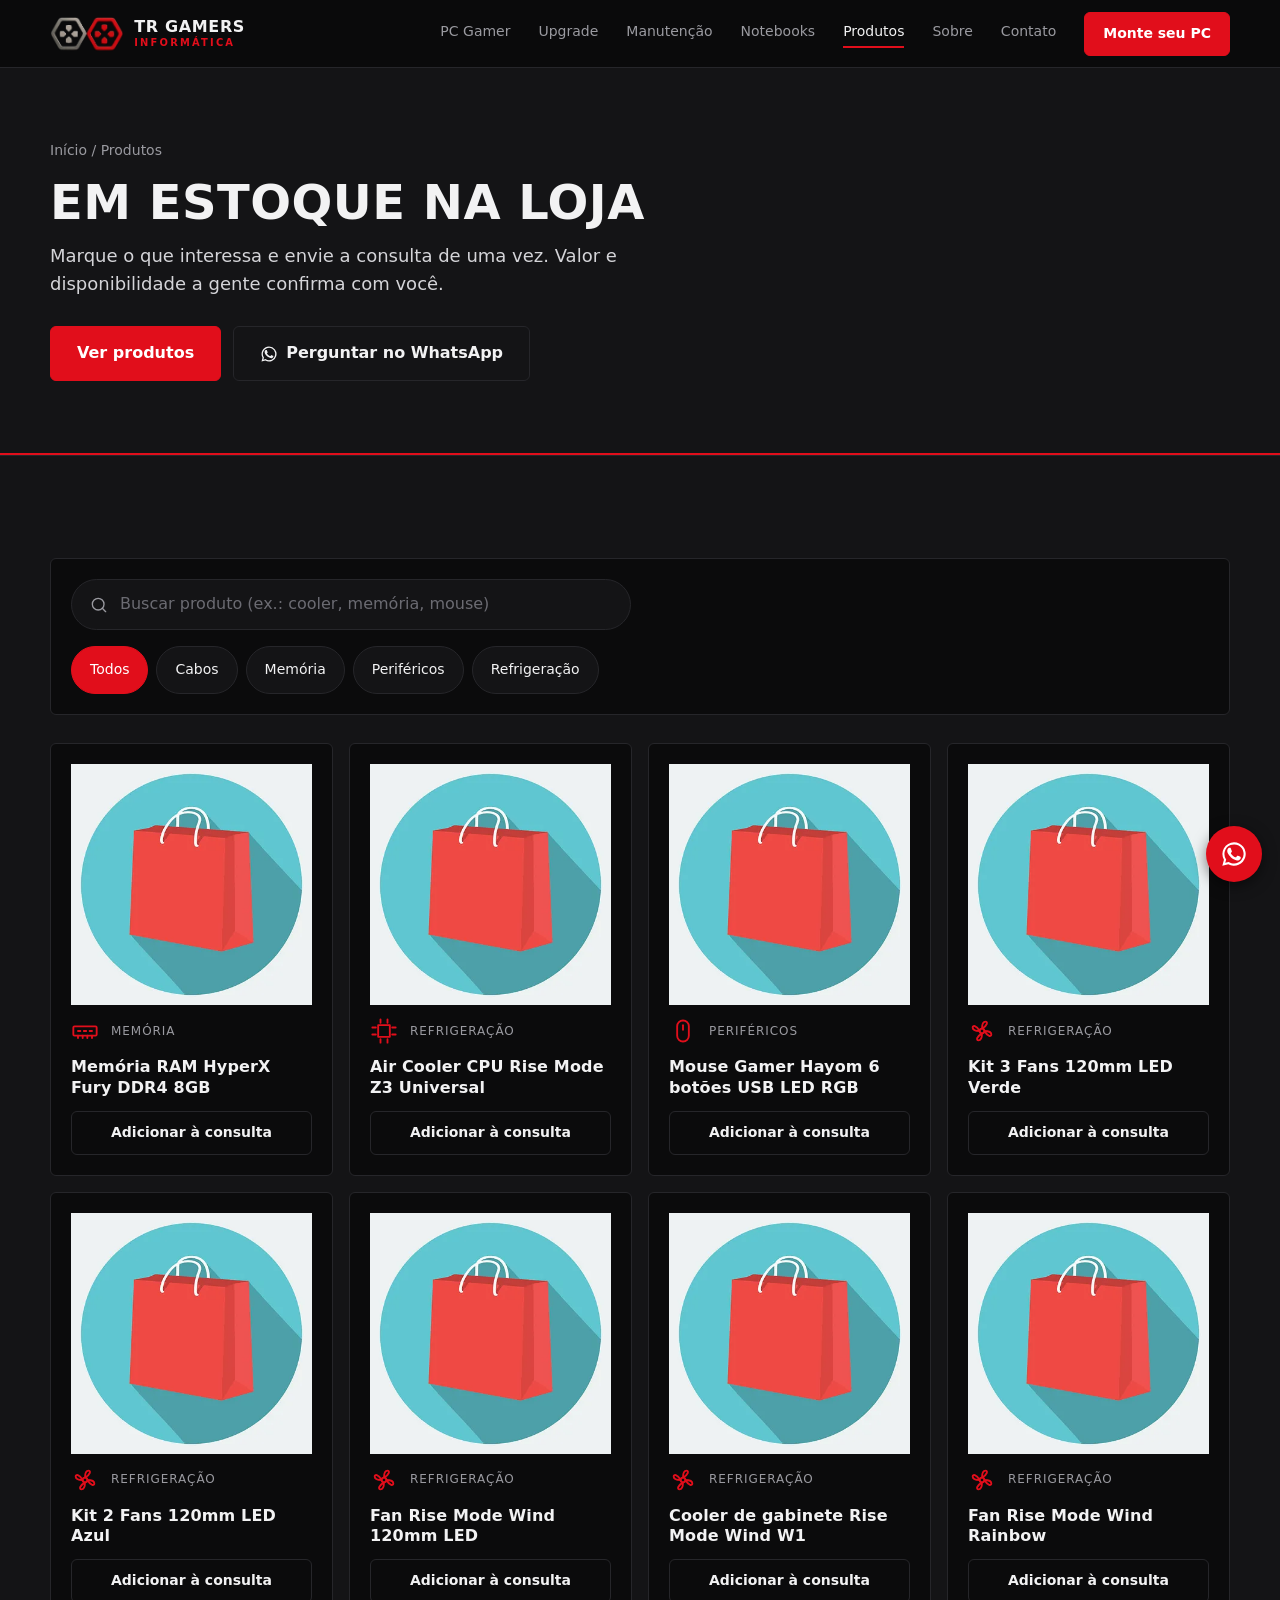
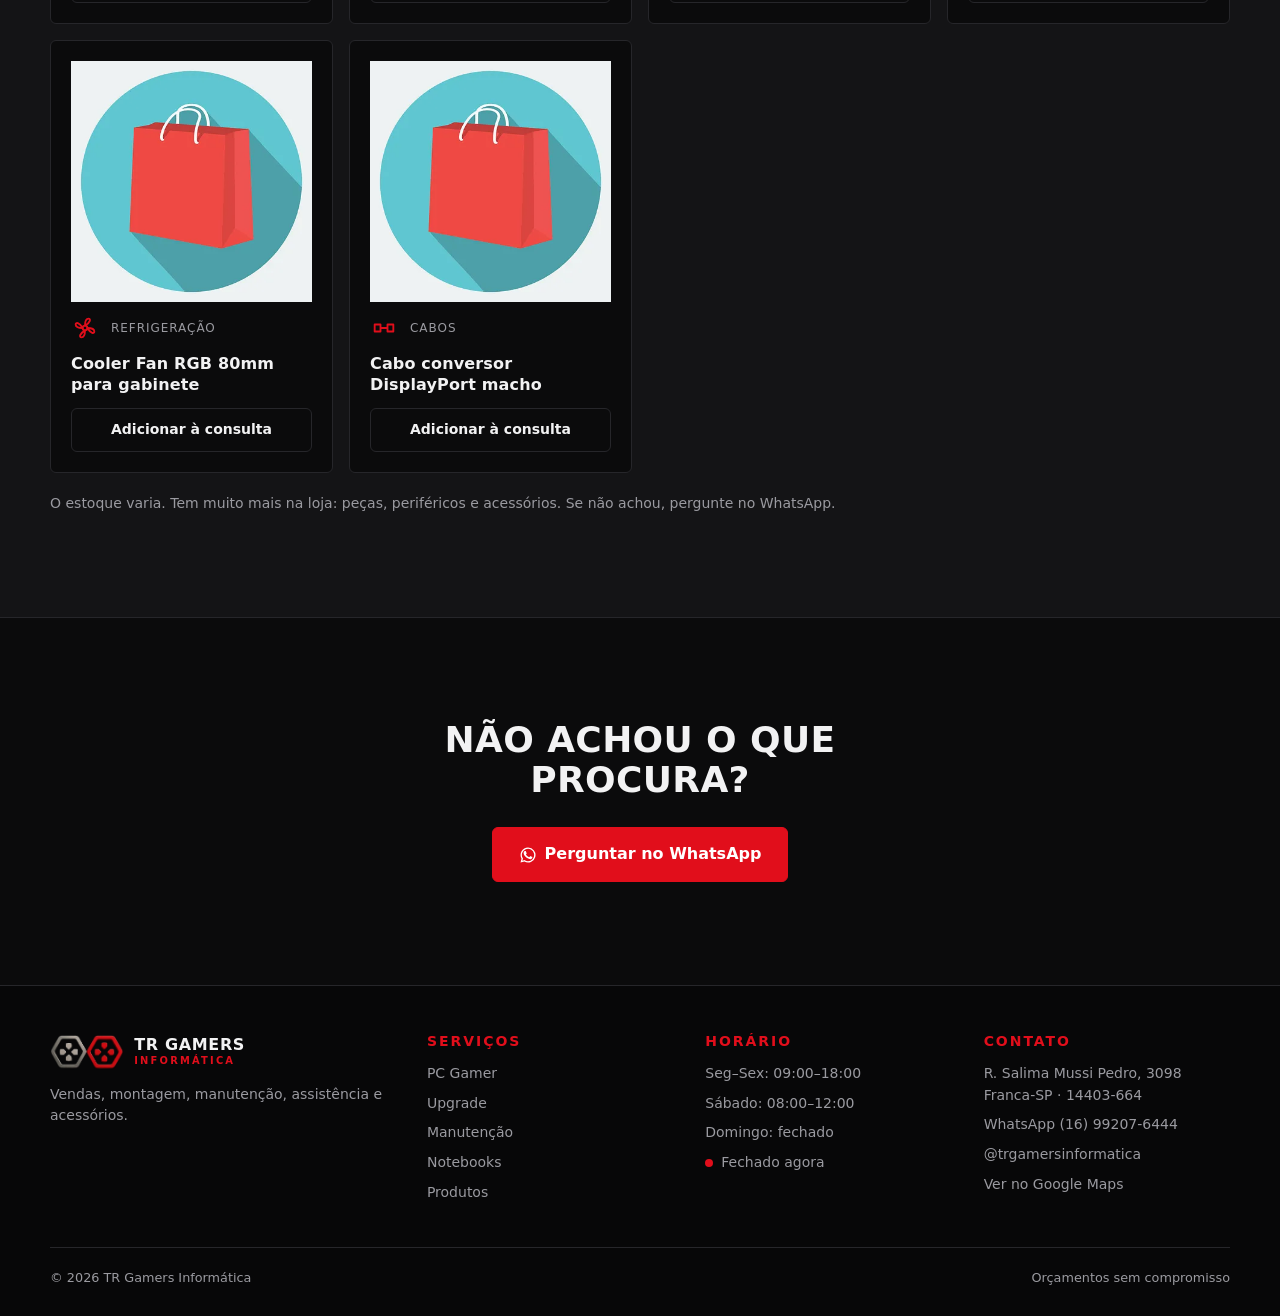
<file: produtos/index.html>
<!doctype html>
<html lang="pt-BR">
<head>
<meta charset="utf-8">
<meta name="viewport" content="width=device-width,initial-scale=1,viewport-fit=cover">
<title>Produtos de informática em Franca-SP | TR Gamers</title>
<meta name="description" content="Fans, coolers, memória RAM, mouse gamer e acessórios em estoque na loja. Consulte disponibilidade no WhatsApp.">
<meta name="theme-color" content="#0b0b0c">
<link rel="canonical" href="https://trgamersinformatica.com.br/produtos/">
<meta property="og:type" content="website">
<meta property="og:locale" content="pt_BR">
<meta property="og:site_name" content="TR Gamers Informática">
<meta property="og:title" content="Produtos de informática em Franca-SP | TR Gamers">
<meta property="og:description" content="Fans, coolers, memória RAM, mouse gamer e acessórios em estoque na loja. Consulte disponibilidade no WhatsApp.">
<meta property="og:url" content="https://trgamersinformatica.com.br/produtos/">
<meta property="og:image" content="https://trgamersinformatica.com.br/assets/img/banner.webp">
<link rel="icon" href="/favicon.ico" sizes="48x48">
<link rel="icon" type="image/png" sizes="32x32" href="/assets/img/favicon-32.png">
<link rel="apple-touch-icon" href="/assets/img/apple-touch-icon.png">
<script src="/js/boot.js"></script>
<link rel="stylesheet" href="/css/tokens.css">
<link rel="stylesheet" href="/css/base.css">
<link rel="stylesheet" href="/css/layout.css">
<link rel="stylesheet" href="/css/components.css">
<script type="module" src="/js/main.js"></script>
</head>
<body>
<svg class="sprite" width="0" height="0" aria-hidden="true">
  <symbol id="i-wa" viewBox="0 0 24 24"><path d="M17.5 14.4c-.3-.1-1.7-.8-2-.9-.3-.1-.5-.1-.7.1-.2.3-.8.9-.9 1.1-.2.2-.3.2-.6.1-.3-.1-1.2-.4-2.3-1.4-.8-.7-1.4-1.6-1.6-1.9-.2-.3 0-.4.1-.6l.4-.5c.1-.2.2-.3.3-.5.1-.2 0-.4 0-.5-.1-.1-.7-1.6-.9-2.2-.2-.6-.5-.5-.7-.5h-.6c-.2 0-.5.1-.8.4-.3.3-1 1-1 2.4s1 2.8 1.2 3c.1.2 2 3.1 4.9 4.3.7.3 1.2.5 1.6.6.7.2 1.3.2 1.8.1.5-.1 1.7-.7 1.9-1.4.2-.7.2-1.2.2-1.4-.1-.1-.3-.2-.6-.3zM12 2a10 10 0 0 0-8.6 15L2 22l5.1-1.3A10 10 0 1 0 12 2zm0 18.2c-1.5 0-3-.4-4.2-1.2l-.3-.2-3 .8.8-2.9-.2-.3A8.2 8.2 0 1 1 12 20.2z"/></symbol>
  <symbol id="i-pc" viewBox="0 0 24 24"><rect x="7" y="3" width="10" height="18" rx="2"/><circle cx="12" cy="8" r="1.5"/><path d="M10 16h4"/></symbol>
  <symbol id="i-up" viewBox="0 0 24 24"><path d="M12 19V5M5 12l7-7 7 7"/></symbol>
  <symbol id="i-tool" viewBox="0 0 24 24"><path d="M14.7 6.3a4 4 0 0 0-5.4 5.1L3 17.7 6.3 21l6.3-6.3a4 4 0 0 0 5.1-5.4l-2.6 2.6-2.4-.6-.6-2.4z"/></symbol>
  <symbol id="i-laptop" viewBox="0 0 24 24"><rect x="4" y="5" width="16" height="11" rx="1"/><path d="M2 19h20"/></symbol>
  <symbol id="i-fan" viewBox="0 0 24 24"><circle cx="12" cy="12" r="2"/><path d="M12 10c0-4 1-6 3-6s2 3-3 6zM14 12c4 0 6 1 6 3s-3 2-6-3zM12 14c0 4-1 6-3 6s-2-3 3-6zM10 12c-4 0-6-1-6-3s3-2 6 3z"/></symbol>
  <symbol id="i-cpu" viewBox="0 0 24 24"><rect x="7" y="7" width="10" height="10"/><path d="M9 2v3M15 2v3M9 19v3M15 19v3M2 9h3M2 15h3M19 9h3M19 15h3"/></symbol>
  <symbol id="i-ram" viewBox="0 0 24 24"><rect x="2" y="8" width="20" height="8" rx="1"/><path d="M6 16v2M10 16v2M14 16v2M18 16v2M6 12h2M11 12h2M16 12h2"/></symbol>
  <symbol id="i-mouse" viewBox="0 0 24 24"><rect x="7" y="3" width="10" height="18" rx="5"/><path d="M12 7v4"/></symbol>
  <symbol id="i-cable" viewBox="0 0 24 24"><path d="M4 9h5v6H4zM15 9h5v6h-5zM9 12h6"/></symbol>
  <symbol id="i-search" viewBox="0 0 24 24"><circle cx="11" cy="11" r="7"/><path d="M20 20l-4-4"/></symbol>
  <symbol id="i-check" viewBox="0 0 24 24"><path d="M5 12l4 4 10-10"/></symbol>
  <symbol id="i-truck" viewBox="0 0 24 24"><path d="M2 6h12v10H2zM14 10h4l3 3v3h-7"/><circle cx="6" cy="17" r="1.8"/><circle cx="17" cy="17" r="1.8"/></symbol>
</svg>
<a class="skip" href="#conteudo">Pular para o conteúdo</a>
<header class="header">
  <div class="container header__in">
    <a href="/" class="brand" aria-label="TR Gamers Informática - início">
      <img src="/assets/img/logo-mark.webp" alt="" height="36" width="74">
      <span>TR Gamers<small>Informática</small></span>
    </a>
    <button class="menu-btn" aria-label="Menu" aria-expanded="false"><span></span></button>
    <nav class="nav" aria-label="Principal">
      <a href="/montagem/">PC Gamer</a>
      <a href="/upgrade/">Upgrade</a>
      <a href="/manutencao/">Manutenção</a>
      <a href="/notebooks/">Notebooks</a>
      <a href="/produtos/" aria-current="page">Produtos</a>
      <a href="/sobre/">Sobre</a>
      <a href="/contato/">Contato</a>
      <a class="btn nav__wa" data-wa="Oi, tudo bem? Vim pelo site da TR Gamers e gostaria de fazer um orçamento." href="https://wa.me/5516992076444"><svg aria-hidden="true"><use href="#i-wa"/></svg>Falar no WhatsApp</a>
      <a class="btn btn--primary btn--sm" href="/monte-seu-pc/">Monte seu PC</a>
    </nav>
  </div>
</header>
<main id="conteudo" tabindex="-1">
  <section class="page-hero">
    <div class="container">
      <p class="crumbs"><a href="/">Início</a> / Produtos</p>
      <h1>Em estoque na loja</h1>
      <p>Marque o que interessa e envie a consulta de uma vez. Valor e disponibilidade a gente confirma com você.</p>
      <div class="hero__cta">
        <a class="btn btn--primary" href="#catalogo">Ver produtos</a><a class="btn" data-wa="Oi, tudo bem? Vim pelo site e queria consultar um produto. Podem me ajudar?" href="https://wa.me/5516992076444"><svg aria-hidden="true"><use href="#i-wa"/></svg>Perguntar no WhatsApp</a>
      </div>
    </div>
  </section>
  <section class="section section--alt" id="catalogo">
    <div class="container">
      <div class="search" data-search>
        <div class="search__box">
          <svg class="ico search__ico" aria-hidden="true"><use href="#i-search"/></svg>
          <label class="sr-only" for="busca">Buscar produtos</label>
          <input id="busca" type="search" placeholder="Buscar produto (ex.: cooler, memória, mouse)" autocomplete="off" maxlength="60">
          <button type="button" class="search__clear" data-clear-search aria-label="Limpar busca" hidden>×</button>
        </div>
        <div class="chips" role="radiogroup" aria-label="Categoria"><label class="chip"><input type="radio" name="cat" value="" checked><span>Todos</span></label><label class="chip"><input type="radio" name="cat" value="Cabos"><span>Cabos</span></label><label class="chip"><input type="radio" name="cat" value="Memória"><span>Memória</span></label><label class="chip"><input type="radio" name="cat" value="Periféricos"><span>Periféricos</span></label><label class="chip"><input type="radio" name="cat" value="Refrigeração"><span>Refrigeração</span></label></div>
        <p class="search__count" data-count aria-live="polite"></p>
      </div>      <div class="cards cards--4">
        <article class="card prod card--hover reveal" data-name="Memória RAM HyperX Fury DDR4 8GB" data-cat="Memória"><img class="prod__img" src="/assets/img/placeholder.webp" alt="" width="400" height="400" loading="lazy"><div class="prod__top"><svg class="ico " aria-hidden="true"><use href="#i-ram"/></svg><span class="prod__tag">Memória</span></div><h3>Memória RAM HyperX Fury DDR4 8GB</h3><button type="button" class="btn btn--sm" data-prod="Memória RAM HyperX Fury DDR4 8GB" aria-pressed="false">Adicionar à consulta</button></article>
        <article class="card prod card--hover reveal" data-name="Air Cooler CPU Rise Mode Z3 Universal" data-cat="Refrigeração"><img class="prod__img" src="/assets/img/placeholder.webp" alt="" width="400" height="400" loading="lazy"><div class="prod__top"><svg class="ico " aria-hidden="true"><use href="#i-cpu"/></svg><span class="prod__tag">Refrigeração</span></div><h3>Air Cooler CPU Rise Mode Z3 Universal</h3><button type="button" class="btn btn--sm" data-prod="Air Cooler CPU Rise Mode Z3 Universal" aria-pressed="false">Adicionar à consulta</button></article>
        <article class="card prod card--hover reveal" data-name="Mouse Gamer Hayom 6 botões USB LED RGB" data-cat="Periféricos"><img class="prod__img" src="/assets/img/placeholder.webp" alt="" width="400" height="400" loading="lazy"><div class="prod__top"><svg class="ico " aria-hidden="true"><use href="#i-mouse"/></svg><span class="prod__tag">Periféricos</span></div><h3>Mouse Gamer Hayom 6 botões USB LED RGB</h3><button type="button" class="btn btn--sm" data-prod="Mouse Gamer Hayom 6 botões USB LED RGB" aria-pressed="false">Adicionar à consulta</button></article>
        <article class="card prod card--hover reveal" data-name="Kit 3 Fans 120mm LED Verde" data-cat="Refrigeração"><img class="prod__img" src="/assets/img/placeholder.webp" alt="" width="400" height="400" loading="lazy"><div class="prod__top"><svg class="ico " aria-hidden="true"><use href="#i-fan"/></svg><span class="prod__tag">Refrigeração</span></div><h3>Kit 3 Fans 120mm LED Verde</h3><button type="button" class="btn btn--sm" data-prod="Kit 3 Fans 120mm LED Verde" aria-pressed="false">Adicionar à consulta</button></article>
        <article class="card prod card--hover reveal" data-name="Kit 2 Fans 120mm LED Azul" data-cat="Refrigeração"><img class="prod__img" src="/assets/img/placeholder.webp" alt="" width="400" height="400" loading="lazy"><div class="prod__top"><svg class="ico " aria-hidden="true"><use href="#i-fan"/></svg><span class="prod__tag">Refrigeração</span></div><h3>Kit 2 Fans 120mm LED Azul</h3><button type="button" class="btn btn--sm" data-prod="Kit 2 Fans 120mm LED Azul" aria-pressed="false">Adicionar à consulta</button></article>
        <article class="card prod card--hover reveal" data-name="Fan Rise Mode Wind 120mm LED" data-cat="Refrigeração"><img class="prod__img" src="/assets/img/placeholder.webp" alt="" width="400" height="400" loading="lazy"><div class="prod__top"><svg class="ico " aria-hidden="true"><use href="#i-fan"/></svg><span class="prod__tag">Refrigeração</span></div><h3>Fan Rise Mode Wind 120mm LED</h3><button type="button" class="btn btn--sm" data-prod="Fan Rise Mode Wind 120mm LED" aria-pressed="false">Adicionar à consulta</button></article>
        <article class="card prod card--hover reveal" data-name="Cooler de gabinete Rise Mode Wind W1" data-cat="Refrigeração"><img class="prod__img" src="/assets/img/placeholder.webp" alt="" width="400" height="400" loading="lazy"><div class="prod__top"><svg class="ico " aria-hidden="true"><use href="#i-fan"/></svg><span class="prod__tag">Refrigeração</span></div><h3>Cooler de gabinete Rise Mode Wind W1</h3><button type="button" class="btn btn--sm" data-prod="Cooler de gabinete Rise Mode Wind W1" aria-pressed="false">Adicionar à consulta</button></article>
        <article class="card prod card--hover reveal" data-name="Fan Rise Mode Wind Rainbow" data-cat="Refrigeração"><img class="prod__img" src="/assets/img/placeholder.webp" alt="" width="400" height="400" loading="lazy"><div class="prod__top"><svg class="ico " aria-hidden="true"><use href="#i-fan"/></svg><span class="prod__tag">Refrigeração</span></div><h3>Fan Rise Mode Wind Rainbow</h3><button type="button" class="btn btn--sm" data-prod="Fan Rise Mode Wind Rainbow" aria-pressed="false">Adicionar à consulta</button></article>
        <article class="card prod card--hover reveal" data-name="Cooler Fan RGB 80mm para gabinete" data-cat="Refrigeração"><img class="prod__img" src="/assets/img/placeholder.webp" alt="" width="400" height="400" loading="lazy"><div class="prod__top"><svg class="ico " aria-hidden="true"><use href="#i-fan"/></svg><span class="prod__tag">Refrigeração</span></div><h3>Cooler Fan RGB 80mm para gabinete</h3><button type="button" class="btn btn--sm" data-prod="Cooler Fan RGB 80mm para gabinete" aria-pressed="false">Adicionar à consulta</button></article>
        <article class="card prod card--hover reveal" data-name="Cabo conversor DisplayPort macho" data-cat="Cabos"><img class="prod__img" src="/assets/img/placeholder.webp" alt="" width="400" height="400" loading="lazy"><div class="prod__top"><svg class="ico " aria-hidden="true"><use href="#i-cable"/></svg><span class="prod__tag">Cabos</span></div><h3>Cabo conversor DisplayPort macho</h3><button type="button" class="btn btn--sm" data-prod="Cabo conversor DisplayPort macho" aria-pressed="false">Adicionar à consulta</button></article>
      </div>
      <div class="empty" data-empty hidden><p><b>Nenhum produto encontrado.</b></p><p class="note">Pode ser que a loja tenha. Pergunte direto:</p><a class="btn btn--primary" data-empty-wa href="#" target="_blank" rel="noopener noreferrer"><svg aria-hidden="true"><use href="#i-wa"/></svg>Perguntar no WhatsApp</a></div>
      <p class="note">O estoque varia. Tem muito mais na loja: peças, periféricos e acessórios. Se não achou, pergunte no WhatsApp.</p>
    </div>
  </section>
  <section class="section">
    <div class="container">
      <div class="cta-final reveal"><h2>Não achou o que procura?</h2>
      <div class="hero__cta hero__cta--center"><a class="btn btn--primary" data-wa="Oi, tudo bem? Procurei no site e não achei um produto que preciso. Vocês teriam?" href="https://wa.me/5516992076444"><svg aria-hidden="true"><use href="#i-wa"/></svg>Perguntar no WhatsApp</a></div></div>
    </div>
  </section>
</main>
<footer class="footer">
  <div class="container">
    <div class="footer__grid">
      <div>
        <a href="/" class="brand brand--foot"><img src="/assets/img/logo-mark.webp" alt="" height="36" width="74"><span>TR Gamers<small>Informática</small></span></a>
        <p>Vendas, montagem, manutenção, assistência e acessórios.</p>
      </div>
      <div>
        <h3>Serviços</h3>
        <ul><li><a href="/montagem/">PC Gamer</a></li><li><a href="/upgrade/">Upgrade</a></li><li><a href="/manutencao/">Manutenção</a></li><li><a href="/notebooks/">Notebooks</a></li><li><a href="/produtos/">Produtos</a></li></ul>
      </div>
      <div>
        <h3>Horário</h3>
        <ul><li>Seg–Sex: 09:00–18:00</li><li>Sábado: 08:00–12:00</li><li>Domingo: fechado</li><li><span class="status"></span></li></ul>
      </div>
      <div>
        <h3>Contato</h3>
        <ul>
          <li>R. Salima Mussi Pedro, 3098<br>Franca-SP · 14403-664</li>
          <li><a data-wa href="https://wa.me/5516992076444">WhatsApp (16) 99207-6444</a></li>
          <li><a href="https://www.instagram.com/trgamersinformatica/" target="_blank" rel="noopener noreferrer">@trgamersinformatica</a></li>
          <li><a href="https://maps.app.goo.gl/6mG3vqccFq88WbRX6" target="_blank" rel="noopener noreferrer">Ver no Google Maps</a></li>
        </ul>
      </div>
    </div>
    <div class="footer__bottom"><span>© 2026 TR Gamers Informática</span><span>Orçamentos sem compromisso</span></div>
  </div>
</footer>
<a class="wa-float" data-wa="Oi, tudo bem? Vim pelo site da TR Gamers e gostaria de fazer um orçamento." href="https://wa.me/5516992076444" aria-label="Falar no WhatsApp"><svg aria-hidden="true"><use href="#i-wa"/></svg></a>
</body>
</html>
</file>
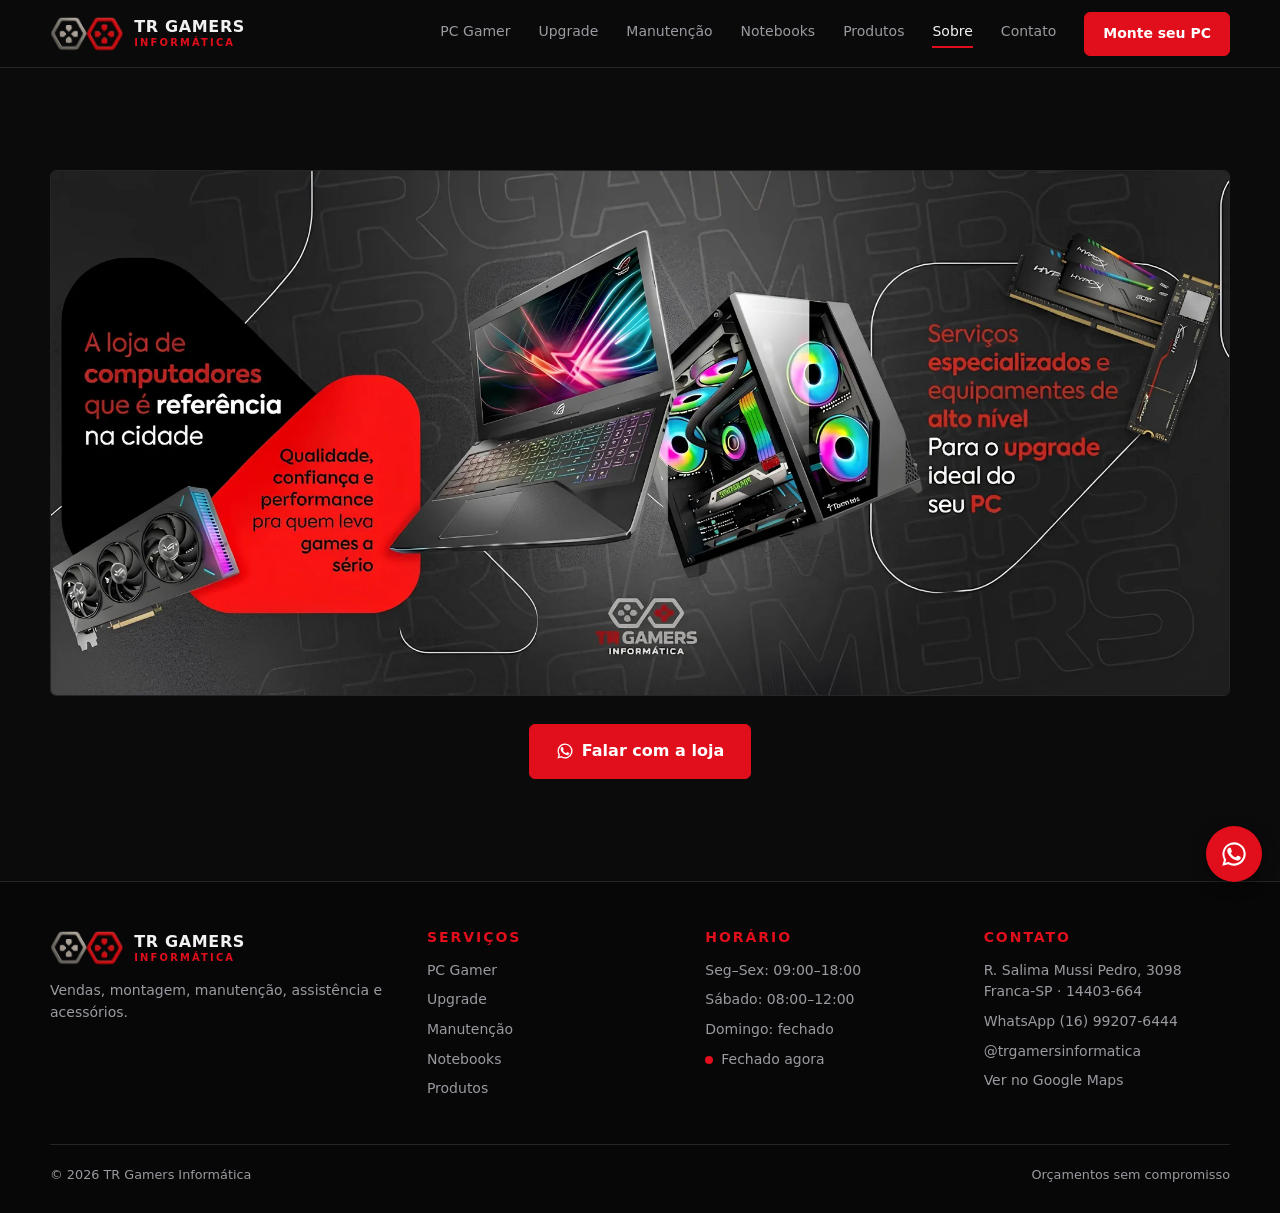
<file: sobre/index.html>
<!doctype html>
<html lang="pt-BR">
<head>
<meta charset="utf-8">
<meta name="viewport" content="width=device-width,initial-scale=1,viewport-fit=cover">
<title>Sobre a TR Gamers Informática | Franca-SP</title>
<meta name="description" content="Loja de computadores referência em Franca-SP. Qualidade, confiança e performance.">
<meta name="theme-color" content="#0b0b0c">
<link rel="canonical" href="https://trgamersinformatica.com.br/sobre/">
<meta property="og:type" content="website">
<meta property="og:locale" content="pt_BR">
<meta property="og:site_name" content="TR Gamers Informática">
<meta property="og:title" content="Sobre a TR Gamers Informática | Franca-SP">
<meta property="og:description" content="Loja de computadores referência em Franca-SP. Qualidade, confiança e performance.">
<meta property="og:url" content="https://trgamersinformatica.com.br/sobre/">
<meta property="og:image" content="https://trgamersinformatica.com.br/assets/img/banner.webp">
<link rel="icon" href="/favicon.ico" sizes="48x48">
<link rel="icon" type="image/png" sizes="32x32" href="/assets/img/favicon-32.png">
<link rel="apple-touch-icon" href="/assets/img/apple-touch-icon.png">
<script src="/js/boot.js"></script>
<link rel="stylesheet" href="/css/tokens.css">
<link rel="stylesheet" href="/css/base.css">
<link rel="stylesheet" href="/css/layout.css">
<link rel="stylesheet" href="/css/components.css">
<script type="module" src="/js/main.js"></script>
</head>
<body>
<svg class="sprite" width="0" height="0" aria-hidden="true">
  <symbol id="i-wa" viewBox="0 0 24 24"><path d="M17.5 14.4c-.3-.1-1.7-.8-2-.9-.3-.1-.5-.1-.7.1-.2.3-.8.9-.9 1.1-.2.2-.3.2-.6.1-.3-.1-1.2-.4-2.3-1.4-.8-.7-1.4-1.6-1.6-1.9-.2-.3 0-.4.1-.6l.4-.5c.1-.2.2-.3.3-.5.1-.2 0-.4 0-.5-.1-.1-.7-1.6-.9-2.2-.2-.6-.5-.5-.7-.5h-.6c-.2 0-.5.1-.8.4-.3.3-1 1-1 2.4s1 2.8 1.2 3c.1.2 2 3.1 4.9 4.3.7.3 1.2.5 1.6.6.7.2 1.3.2 1.8.1.5-.1 1.7-.7 1.9-1.4.2-.7.2-1.2.2-1.4-.1-.1-.3-.2-.6-.3zM12 2a10 10 0 0 0-8.6 15L2 22l5.1-1.3A10 10 0 1 0 12 2zm0 18.2c-1.5 0-3-.4-4.2-1.2l-.3-.2-3 .8.8-2.9-.2-.3A8.2 8.2 0 1 1 12 20.2z"/></symbol>
  <symbol id="i-pc" viewBox="0 0 24 24"><rect x="7" y="3" width="10" height="18" rx="2"/><circle cx="12" cy="8" r="1.5"/><path d="M10 16h4"/></symbol>
  <symbol id="i-up" viewBox="0 0 24 24"><path d="M12 19V5M5 12l7-7 7 7"/></symbol>
  <symbol id="i-tool" viewBox="0 0 24 24"><path d="M14.7 6.3a4 4 0 0 0-5.4 5.1L3 17.7 6.3 21l6.3-6.3a4 4 0 0 0 5.1-5.4l-2.6 2.6-2.4-.6-.6-2.4z"/></symbol>
  <symbol id="i-laptop" viewBox="0 0 24 24"><rect x="4" y="5" width="16" height="11" rx="1"/><path d="M2 19h20"/></symbol>
  <symbol id="i-fan" viewBox="0 0 24 24"><circle cx="12" cy="12" r="2"/><path d="M12 10c0-4 1-6 3-6s2 3-3 6zM14 12c4 0 6 1 6 3s-3 2-6-3zM12 14c0 4-1 6-3 6s-2-3 3-6zM10 12c-4 0-6-1-6-3s3-2 6 3z"/></symbol>
  <symbol id="i-cpu" viewBox="0 0 24 24"><rect x="7" y="7" width="10" height="10"/><path d="M9 2v3M15 2v3M9 19v3M15 19v3M2 9h3M2 15h3M19 9h3M19 15h3"/></symbol>
  <symbol id="i-ram" viewBox="0 0 24 24"><rect x="2" y="8" width="20" height="8" rx="1"/><path d="M6 16v2M10 16v2M14 16v2M18 16v2M6 12h2M11 12h2M16 12h2"/></symbol>
  <symbol id="i-mouse" viewBox="0 0 24 24"><rect x="7" y="3" width="10" height="18" rx="5"/><path d="M12 7v4"/></symbol>
  <symbol id="i-cable" viewBox="0 0 24 24"><path d="M4 9h5v6H4zM15 9h5v6h-5zM9 12h6"/></symbol>
  <symbol id="i-search" viewBox="0 0 24 24"><circle cx="11" cy="11" r="7"/><path d="M20 20l-4-4"/></symbol>
  <symbol id="i-check" viewBox="0 0 24 24"><path d="M5 12l4 4 10-10"/></symbol>
  <symbol id="i-truck" viewBox="0 0 24 24"><path d="M2 6h12v10H2zM14 10h4l3 3v3h-7"/><circle cx="6" cy="17" r="1.8"/><circle cx="17" cy="17" r="1.8"/></symbol>
</svg>
<a class="skip" href="#conteudo">Pular para o conteúdo</a>
<header class="header">
  <div class="container header__in">
    <a href="/" class="brand" aria-label="TR Gamers Informática - início">
      <img src="/assets/img/logo-mark.webp" alt="" height="36" width="74">
      <span>TR Gamers<small>Informática</small></span>
    </a>
    <button class="menu-btn" aria-label="Menu" aria-expanded="false"><span></span></button>
    <nav class="nav" aria-label="Principal">
      <a href="/montagem/">PC Gamer</a>
      <a href="/upgrade/">Upgrade</a>
      <a href="/manutencao/">Manutenção</a>
      <a href="/notebooks/">Notebooks</a>
      <a href="/produtos/">Produtos</a>
      <a href="/sobre/" aria-current="page">Sobre</a>
      <a href="/contato/">Contato</a>
      <a class="btn nav__wa" data-wa="Oi, tudo bem? Vim pelo site da TR Gamers e gostaria de fazer um orçamento." href="https://wa.me/5516992076444"><svg aria-hidden="true"><use href="#i-wa"/></svg>Falar no WhatsApp</a>
      <a class="btn btn--primary btn--sm" href="/monte-seu-pc/">Monte seu PC</a>
    </nav>
  </div>
</header>
<main id="conteudo" tabindex="-1">
  <section class="section sobre">
    <div class="container">
      <h1 class="sr-only">Sobre a TR Gamers Informática</h1>
      <img class="sobre__banner" src="/assets/img/banner.webp" alt="TR Gamers: a loja de computadores referência na cidade" width="2000" height="889">
      <p class="sobre__cta"><a class="btn btn--primary" data-wa="Oi, tudo bem? Vim pelo site e gostaria de falar com a loja." href="https://wa.me/5516992076444"><svg aria-hidden="true"><use href="#i-wa"/></svg>Falar com a loja</a></p>
    </div>
  </section>
</main>
<footer class="footer">
  <div class="container">
    <div class="footer__grid">
      <div>
        <a href="/" class="brand brand--foot"><img src="/assets/img/logo-mark.webp" alt="" height="36" width="74"><span>TR Gamers<small>Informática</small></span></a>
        <p>Vendas, montagem, manutenção, assistência e acessórios.</p>
      </div>
      <div>
        <h3>Serviços</h3>
        <ul><li><a href="/montagem/">PC Gamer</a></li><li><a href="/upgrade/">Upgrade</a></li><li><a href="/manutencao/">Manutenção</a></li><li><a href="/notebooks/">Notebooks</a></li><li><a href="/produtos/">Produtos</a></li></ul>
      </div>
      <div>
        <h3>Horário</h3>
        <ul><li>Seg–Sex: 09:00–18:00</li><li>Sábado: 08:00–12:00</li><li>Domingo: fechado</li><li><span class="status"></span></li></ul>
      </div>
      <div>
        <h3>Contato</h3>
        <ul>
          <li>R. Salima Mussi Pedro, 3098<br>Franca-SP · 14403-664</li>
          <li><a data-wa href="https://wa.me/5516992076444">WhatsApp (16) 99207-6444</a></li>
          <li><a href="https://www.instagram.com/trgamersinformatica/" target="_blank" rel="noopener noreferrer">@trgamersinformatica</a></li>
          <li><a href="https://maps.app.goo.gl/6mG3vqccFq88WbRX6" target="_blank" rel="noopener noreferrer">Ver no Google Maps</a></li>
        </ul>
      </div>
    </div>
    <div class="footer__bottom"><span>© 2026 TR Gamers Informática</span><span>Orçamentos sem compromisso</span></div>
  </div>
</footer>
<a class="wa-float" data-wa="Oi, tudo bem? Vim pelo site da TR Gamers e gostaria de fazer um orçamento." href="https://wa.me/5516992076444" aria-label="Falar no WhatsApp"><svg aria-hidden="true"><use href="#i-wa"/></svg></a>
</body>
</html>
</file>
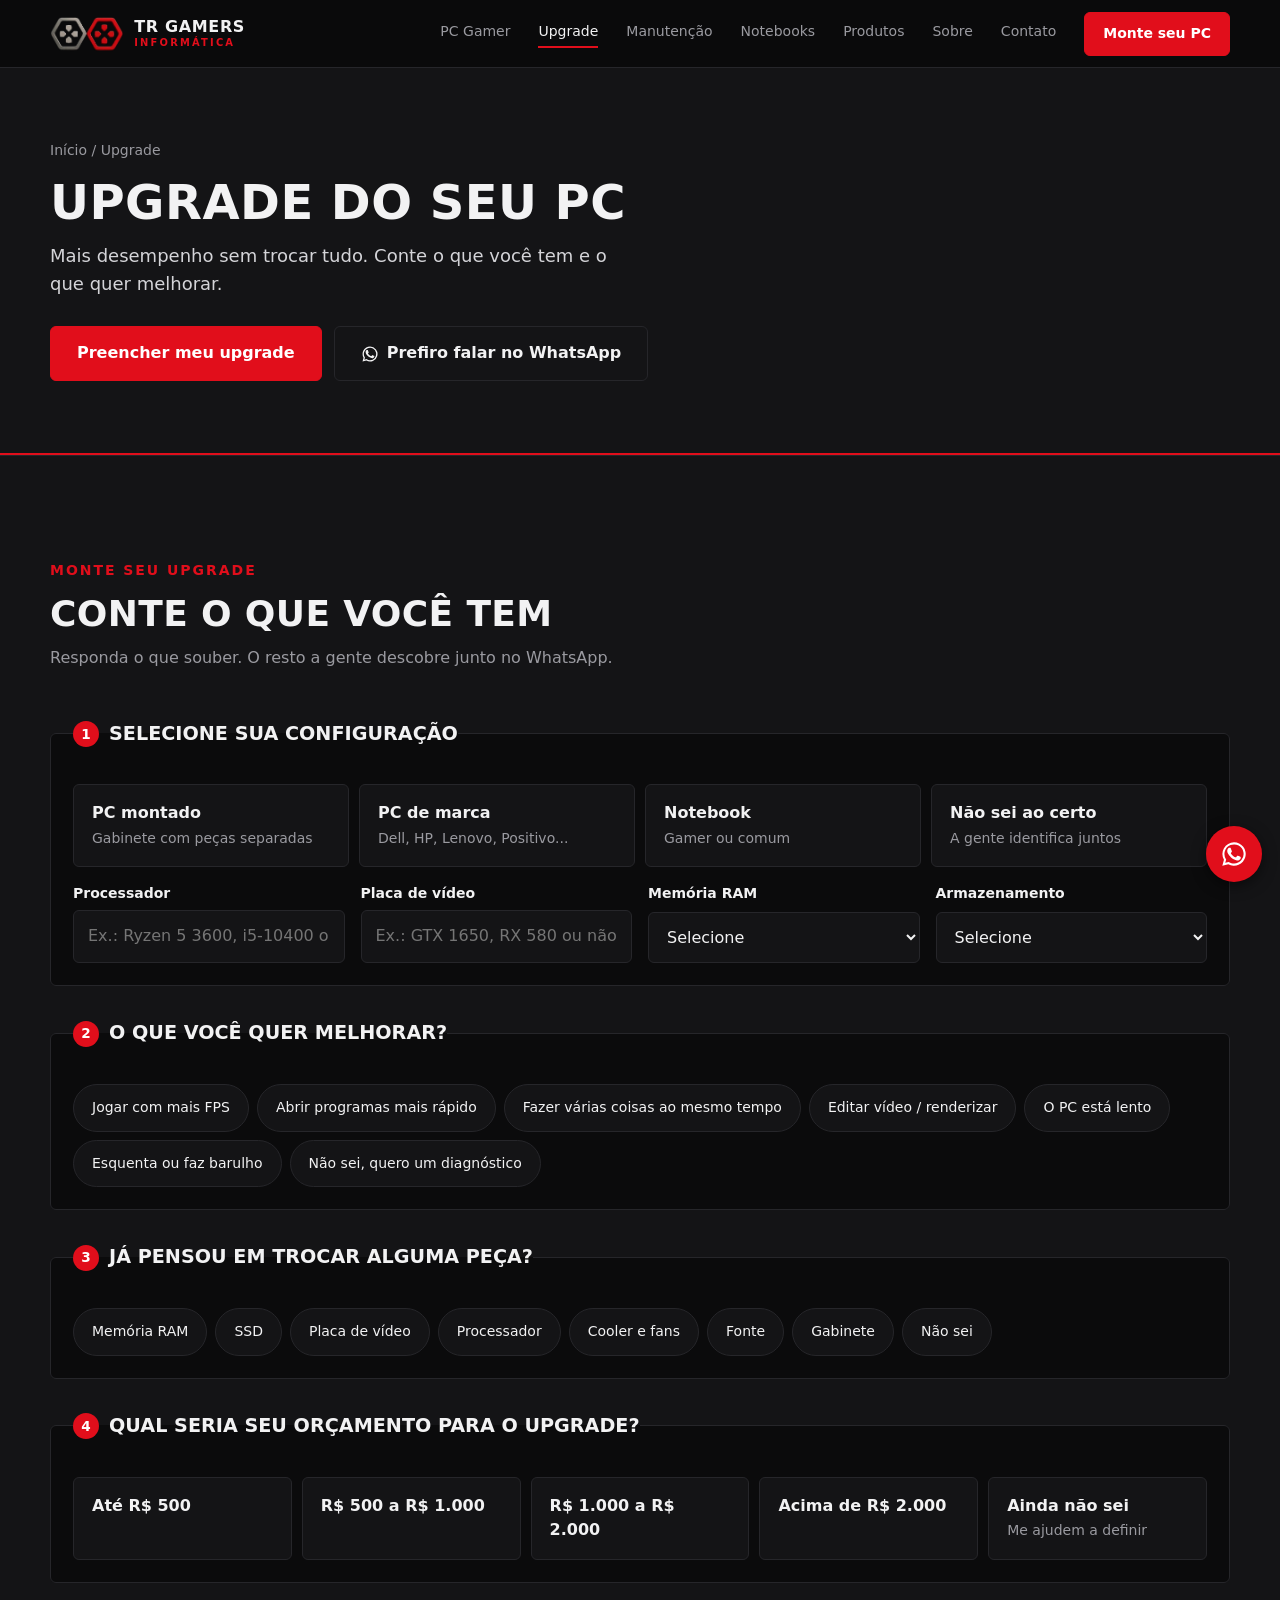
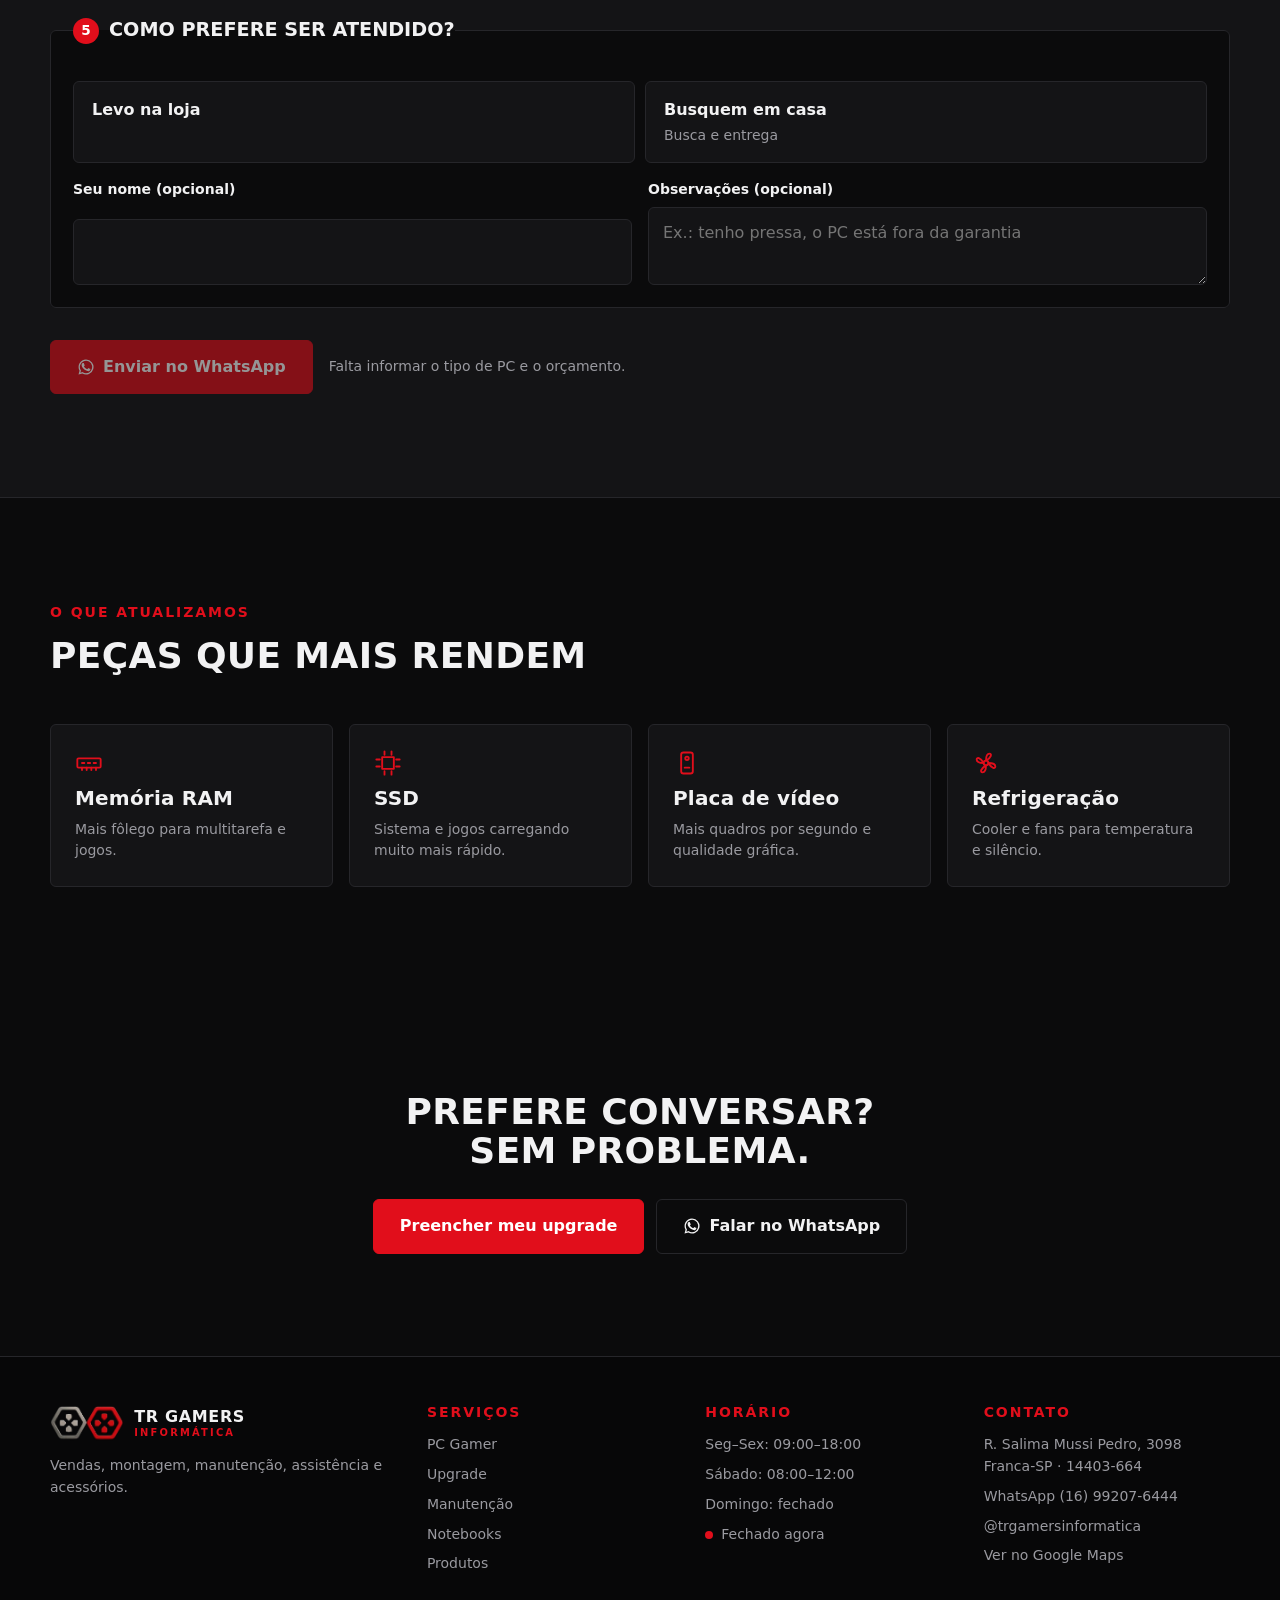
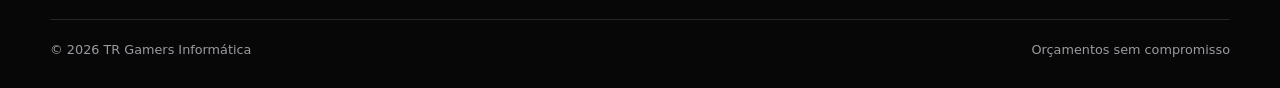
<file: upgrade/index.html>
<!doctype html>
<html lang="pt-BR">
<head>
<meta charset="utf-8">
<meta name="viewport" content="width=device-width,initial-scale=1,viewport-fit=cover">
<title>Upgrade de PC em Franca-SP | TR Gamers</title>
<meta name="description" content="Upgrade de memória, SSD, placa de vídeo e processador em Franca-SP. Diagnóstico e orçamento no WhatsApp.">
<meta name="theme-color" content="#0b0b0c">
<link rel="canonical" href="https://trgamersinformatica.com.br/upgrade/">
<meta property="og:type" content="website">
<meta property="og:locale" content="pt_BR">
<meta property="og:site_name" content="TR Gamers Informática">
<meta property="og:title" content="Upgrade de PC em Franca-SP | TR Gamers">
<meta property="og:description" content="Upgrade de memória, SSD, placa de vídeo e processador em Franca-SP. Diagnóstico e orçamento no WhatsApp.">
<meta property="og:url" content="https://trgamersinformatica.com.br/upgrade/">
<meta property="og:image" content="https://trgamersinformatica.com.br/assets/img/banner.webp">
<link rel="icon" href="/favicon.ico" sizes="48x48">
<link rel="icon" type="image/png" sizes="32x32" href="/assets/img/favicon-32.png">
<link rel="apple-touch-icon" href="/assets/img/apple-touch-icon.png">
<script src="/js/boot.js"></script>
<link rel="stylesheet" href="/css/tokens.css">
<link rel="stylesheet" href="/css/base.css">
<link rel="stylesheet" href="/css/layout.css">
<link rel="stylesheet" href="/css/components.css">
<script type="module" src="/js/main.js"></script>
</head>
<body>
<svg class="sprite" width="0" height="0" aria-hidden="true">
  <symbol id="i-wa" viewBox="0 0 24 24"><path d="M17.5 14.4c-.3-.1-1.7-.8-2-.9-.3-.1-.5-.1-.7.1-.2.3-.8.9-.9 1.1-.2.2-.3.2-.6.1-.3-.1-1.2-.4-2.3-1.4-.8-.7-1.4-1.6-1.6-1.9-.2-.3 0-.4.1-.6l.4-.5c.1-.2.2-.3.3-.5.1-.2 0-.4 0-.5-.1-.1-.7-1.6-.9-2.2-.2-.6-.5-.5-.7-.5h-.6c-.2 0-.5.1-.8.4-.3.3-1 1-1 2.4s1 2.8 1.2 3c.1.2 2 3.1 4.9 4.3.7.3 1.2.5 1.6.6.7.2 1.3.2 1.8.1.5-.1 1.7-.7 1.9-1.4.2-.7.2-1.2.2-1.4-.1-.1-.3-.2-.6-.3zM12 2a10 10 0 0 0-8.6 15L2 22l5.1-1.3A10 10 0 1 0 12 2zm0 18.2c-1.5 0-3-.4-4.2-1.2l-.3-.2-3 .8.8-2.9-.2-.3A8.2 8.2 0 1 1 12 20.2z"/></symbol>
  <symbol id="i-pc" viewBox="0 0 24 24"><rect x="7" y="3" width="10" height="18" rx="2"/><circle cx="12" cy="8" r="1.5"/><path d="M10 16h4"/></symbol>
  <symbol id="i-up" viewBox="0 0 24 24"><path d="M12 19V5M5 12l7-7 7 7"/></symbol>
  <symbol id="i-tool" viewBox="0 0 24 24"><path d="M14.7 6.3a4 4 0 0 0-5.4 5.1L3 17.7 6.3 21l6.3-6.3a4 4 0 0 0 5.1-5.4l-2.6 2.6-2.4-.6-.6-2.4z"/></symbol>
  <symbol id="i-laptop" viewBox="0 0 24 24"><rect x="4" y="5" width="16" height="11" rx="1"/><path d="M2 19h20"/></symbol>
  <symbol id="i-fan" viewBox="0 0 24 24"><circle cx="12" cy="12" r="2"/><path d="M12 10c0-4 1-6 3-6s2 3-3 6zM14 12c4 0 6 1 6 3s-3 2-6-3zM12 14c0 4-1 6-3 6s-2-3 3-6zM10 12c-4 0-6-1-6-3s3-2 6 3z"/></symbol>
  <symbol id="i-cpu" viewBox="0 0 24 24"><rect x="7" y="7" width="10" height="10"/><path d="M9 2v3M15 2v3M9 19v3M15 19v3M2 9h3M2 15h3M19 9h3M19 15h3"/></symbol>
  <symbol id="i-ram" viewBox="0 0 24 24"><rect x="2" y="8" width="20" height="8" rx="1"/><path d="M6 16v2M10 16v2M14 16v2M18 16v2M6 12h2M11 12h2M16 12h2"/></symbol>
  <symbol id="i-mouse" viewBox="0 0 24 24"><rect x="7" y="3" width="10" height="18" rx="5"/><path d="M12 7v4"/></symbol>
  <symbol id="i-cable" viewBox="0 0 24 24"><path d="M4 9h5v6H4zM15 9h5v6h-5zM9 12h6"/></symbol>
  <symbol id="i-search" viewBox="0 0 24 24"><circle cx="11" cy="11" r="7"/><path d="M20 20l-4-4"/></symbol>
  <symbol id="i-check" viewBox="0 0 24 24"><path d="M5 12l4 4 10-10"/></symbol>
  <symbol id="i-truck" viewBox="0 0 24 24"><path d="M2 6h12v10H2zM14 10h4l3 3v3h-7"/><circle cx="6" cy="17" r="1.8"/><circle cx="17" cy="17" r="1.8"/></symbol>
</svg>
<a class="skip" href="#conteudo">Pular para o conteúdo</a>
<header class="header">
  <div class="container header__in">
    <a href="/" class="brand" aria-label="TR Gamers Informática - início">
      <img src="/assets/img/logo-mark.webp" alt="" height="36" width="74">
      <span>TR Gamers<small>Informática</small></span>
    </a>
    <button class="menu-btn" aria-label="Menu" aria-expanded="false"><span></span></button>
    <nav class="nav" aria-label="Principal">
      <a href="/montagem/">PC Gamer</a>
      <a href="/upgrade/" aria-current="page">Upgrade</a>
      <a href="/manutencao/">Manutenção</a>
      <a href="/notebooks/">Notebooks</a>
      <a href="/produtos/">Produtos</a>
      <a href="/sobre/">Sobre</a>
      <a href="/contato/">Contato</a>
      <a class="btn nav__wa" data-wa="Oi, tudo bem? Vim pelo site da TR Gamers e gostaria de fazer um orçamento." href="https://wa.me/5516992076444"><svg aria-hidden="true"><use href="#i-wa"/></svg>Falar no WhatsApp</a>
      <a class="btn btn--primary btn--sm" href="/monte-seu-pc/">Monte seu PC</a>
    </nav>
  </div>
</header>
<main id="conteudo" tabindex="-1">
  <section class="page-hero">
    <div class="container">
      <p class="crumbs"><a href="/">Início</a> / Upgrade</p>
      <h1>Upgrade do seu PC</h1>
      <p>Mais desempenho sem trocar tudo. Conte o que você tem e o que quer melhorar.</p>
      <div class="hero__cta">
        <a class="btn btn--primary" href="#upgrade-form">Preencher meu upgrade</a><a class="btn" data-wa="Oi, tudo bem? Vim pelo site e queria fazer um upgrade no meu PC. Podem me ajudar?" href="https://wa.me/5516992076444"><svg aria-hidden="true"><use href="#i-wa"/></svg>Prefiro falar no WhatsApp</a>
      </div>
    </div>
  </section>
  <section class="section section--alt" id="upgrade-form">
    <div class="container">
      <div class="section__head"><span class="eyebrow">Monte seu upgrade</span><h2>Conte o que você tem</h2><p>Responda o que souber. O resto a gente descobre junto no WhatsApp.</p></div>      <form class="qform" data-qform="upgrade" data-required="tipo,orcamento" novalidate>
        <fieldset class="qform__block" data-field="tipo"><legend><span class="qform__n">1</span>Selecione sua configuração</legend><div class="opts"><label class="opt"><input type="radio" name="tipo" value="PC montado (gabinete)"><span><b>PC montado</b><small>Gabinete com peças separadas</small></span></label><label class="opt"><input type="radio" name="tipo" value="PC de marca"><span><b>PC de marca</b><small>Dell, HP, Lenovo, Positivo...</small></span></label><label class="opt"><input type="radio" name="tipo" value="Notebook"><span><b>Notebook</b><small>Gamer ou comum</small></span></label><label class="opt"><input type="radio" name="tipo" value="Não sei ao certo"><span><b>Não sei ao certo</b><small>A gente identifica juntos</small></span></label></div><div class="qform__row"><div class="field"><label for="cpu">Processador</label><input id="cpu" name="cpu" maxlength="60" placeholder="Ex.: Ryzen 5 3600, i5-10400 ou não sei"></div><div class="field"><label for="gpu">Placa de vídeo</label><input id="gpu" name="gpu" maxlength="60" placeholder="Ex.: GTX 1650, RX 580 ou não sei"></div><div class="field"><label for="ram">Memória RAM</label><select id="ram" name="ram"><option value="">Selecione</option><option value="Não sei">Não sei</option><option value="4 GB">4 GB</option><option value="8 GB">8 GB</option><option value="16 GB">16 GB</option><option value="32 GB ou mais">32 GB ou mais</option></select></div><div class="field"><label for="disco">Armazenamento</label><select id="disco" name="disco"><option value="">Selecione</option><option value="Não sei">Não sei</option><option value="HD">HD</option><option value="SSD">SSD</option><option value="HD + SSD">HD + SSD</option></select></div></div></fieldset>
        <fieldset class="qform__block"><legend><span class="qform__n">2</span>O que você quer melhorar?</legend><div class="chips"><label class="chip"><input type="checkbox" name="melhorar" value="Jogar com mais FPS"><span>Jogar com mais FPS</span></label><label class="chip"><input type="checkbox" name="melhorar" value="Abrir programas mais rápido"><span>Abrir programas mais rápido</span></label><label class="chip"><input type="checkbox" name="melhorar" value="Fazer várias coisas ao mesmo tempo"><span>Fazer várias coisas ao mesmo tempo</span></label><label class="chip"><input type="checkbox" name="melhorar" value="Editar vídeo / renderizar"><span>Editar vídeo / renderizar</span></label><label class="chip"><input type="checkbox" name="melhorar" value="O PC está lento"><span>O PC está lento</span></label><label class="chip"><input type="checkbox" name="melhorar" value="Esquenta ou faz barulho"><span>Esquenta ou faz barulho</span></label><label class="chip"><input type="checkbox" name="melhorar" value="Não sei, quero um diagnóstico"><span>Não sei, quero um diagnóstico</span></label></div></fieldset>
        <fieldset class="qform__block"><legend><span class="qform__n">3</span>Já pensou em trocar alguma peça?</legend><div class="chips"><label class="chip"><input type="checkbox" name="pecas" value="Memória RAM"><span>Memória RAM</span></label><label class="chip"><input type="checkbox" name="pecas" value="SSD"><span>SSD</span></label><label class="chip"><input type="checkbox" name="pecas" value="Placa de vídeo"><span>Placa de vídeo</span></label><label class="chip"><input type="checkbox" name="pecas" value="Processador"><span>Processador</span></label><label class="chip"><input type="checkbox" name="pecas" value="Cooler e fans"><span>Cooler e fans</span></label><label class="chip"><input type="checkbox" name="pecas" value="Fonte"><span>Fonte</span></label><label class="chip"><input type="checkbox" name="pecas" value="Gabinete"><span>Gabinete</span></label><label class="chip"><input type="checkbox" name="pecas" value="Não sei"><span>Não sei</span></label></div></fieldset>
        <fieldset class="qform__block" data-field="orcamento"><legend><span class="qform__n">4</span>Qual seria seu orçamento para o upgrade?</legend><div class="opts"><label class="opt"><input type="radio" name="orcamento" value="Até R$ 500"><span><b>Até R$ 500</b></span></label><label class="opt"><input type="radio" name="orcamento" value="R$ 500 a R$ 1.000"><span><b>R$ 500 a R$ 1.000</b></span></label><label class="opt"><input type="radio" name="orcamento" value="R$ 1.000 a R$ 2.000"><span><b>R$ 1.000 a R$ 2.000</b></span></label><label class="opt"><input type="radio" name="orcamento" value="Acima de R$ 2.000"><span><b>Acima de R$ 2.000</b></span></label><label class="opt"><input type="radio" name="orcamento" value="Ainda não sei"><span><b>Ainda não sei</b><small>Me ajudem a definir</small></span></label></div></fieldset>
        <fieldset class="qform__block"><legend><span class="qform__n">5</span>Como prefere ser atendido?</legend><div class="opts"><label class="opt"><input type="radio" name="entrega" value="Vou levar na loja"><span><b>Levo na loja</b></span></label><label class="opt"><input type="radio" name="entrega" value="Quero que busquem em casa"><span><b>Busquem em casa</b><small>Busca e entrega</small></span></label></div><div class="qform__row"><div class="field"><label for="nome">Seu nome (opcional)</label><input id="nome" name="nome" maxlength="60" placeholder="" autocomplete=given-name></div><div class="field"><label for="obs">Observações (opcional)</label><textarea id="obs" name="obs" rows="2" maxlength="400" placeholder="Ex.: tenho pressa, o PC está fora da garantia"></textarea></div></div></fieldset>
        <div class="qform__send">
          <a class="btn btn--primary" data-send href="#" target="_blank" rel="noopener noreferrer" aria-disabled="true"><svg aria-hidden="true"><use href="#i-wa"/></svg>Enviar no WhatsApp</a>
          <p class="note" data-hint aria-live="polite"></p>
        </div>
        <p class="sent" data-sent hidden>Abrimos o WhatsApp com a mensagem pronta. É só apertar enviar lá. Não abriu? <a data-sent-link href="#" target="_blank" rel="noopener noreferrer">Toque aqui</a>.</p>
      </form>
    </div>
  </section>
  <section class="section">
    <div class="container">
      <div class="section__head"><span class="eyebrow">O que atualizamos</span><h2>Peças que mais rendem</h2></div>      <div class="cards cards--4">
        <div class="card card--hover reveal"><svg class="ico ico--red" aria-hidden="true"><use href="#i-ram"/></svg><h3>Memória RAM</h3><p>Mais fôlego para multitarefa e jogos.</p></div>
        <div class="card card--hover reveal"><svg class="ico ico--red" aria-hidden="true"><use href="#i-cpu"/></svg><h3>SSD</h3><p>Sistema e jogos carregando muito mais rápido.</p></div>
        <div class="card card--hover reveal"><svg class="ico ico--red" aria-hidden="true"><use href="#i-pc"/></svg><h3>Placa de vídeo</h3><p>Mais quadros por segundo e qualidade gráfica.</p></div>
        <div class="card card--hover reveal"><svg class="ico ico--red" aria-hidden="true"><use href="#i-fan"/></svg><h3>Refrigeração</h3><p>Cooler e fans para temperatura e silêncio.</p></div>
      </div>
    </div>
  </section>
  <section class="section">
    <div class="container">
      <div class="cta-final reveal"><h2>Prefere conversar? Sem problema.</h2>
      <div class="hero__cta hero__cta--center"><a class="btn btn--primary" href="#upgrade-form">Preencher meu upgrade</a> <a class="btn" data-wa="Oi, tudo bem? Vim pelo site e queria fazer um upgrade no meu PC. Podem me ajudar?" href="https://wa.me/5516992076444"><svg aria-hidden="true"><use href="#i-wa"/></svg>Falar no WhatsApp</a></div></div>
    </div>
  </section>
</main>
<footer class="footer">
  <div class="container">
    <div class="footer__grid">
      <div>
        <a href="/" class="brand brand--foot"><img src="/assets/img/logo-mark.webp" alt="" height="36" width="74"><span>TR Gamers<small>Informática</small></span></a>
        <p>Vendas, montagem, manutenção, assistência e acessórios.</p>
      </div>
      <div>
        <h3>Serviços</h3>
        <ul><li><a href="/montagem/">PC Gamer</a></li><li><a href="/upgrade/">Upgrade</a></li><li><a href="/manutencao/">Manutenção</a></li><li><a href="/notebooks/">Notebooks</a></li><li><a href="/produtos/">Produtos</a></li></ul>
      </div>
      <div>
        <h3>Horário</h3>
        <ul><li>Seg–Sex: 09:00–18:00</li><li>Sábado: 08:00–12:00</li><li>Domingo: fechado</li><li><span class="status"></span></li></ul>
      </div>
      <div>
        <h3>Contato</h3>
        <ul>
          <li>R. Salima Mussi Pedro, 3098<br>Franca-SP · 14403-664</li>
          <li><a data-wa href="https://wa.me/5516992076444">WhatsApp (16) 99207-6444</a></li>
          <li><a href="https://www.instagram.com/trgamersinformatica/" target="_blank" rel="noopener noreferrer">@trgamersinformatica</a></li>
          <li><a href="https://maps.app.goo.gl/6mG3vqccFq88WbRX6" target="_blank" rel="noopener noreferrer">Ver no Google Maps</a></li>
        </ul>
      </div>
    </div>
    <div class="footer__bottom"><span>© 2026 TR Gamers Informática</span><span>Orçamentos sem compromisso</span></div>
  </div>
</footer>
<a class="wa-float" data-wa="Oi, tudo bem? Vim pelo site da TR Gamers e gostaria de fazer um orçamento." href="https://wa.me/5516992076444" aria-label="Falar no WhatsApp"><svg aria-hidden="true"><use href="#i-wa"/></svg></a>
</body>
</html>
</file>
<file: css/tokens.css>
:root {
  --bg: #0b0b0c;
  --surface: #141416;
  --surface-2: #1b1b1e;
  --border: #26262a;
  --text: #f2f2f3;
  --muted: #9a9aa0;
  --red: #e10e1b;
  --red-hover: #b80b16;

  --font-body: "Segoe UI", system-ui, -apple-system, Roboto, Arial, sans-serif;
  --font-head: Bahnschrift, "Segoe UI Semibold", "Arial Narrow", system-ui, sans-serif;

  --fs-sm: 0.875rem;
  --fs-base: 1rem;
  --fs-lg: 1.125rem;
  --fs-h3: 1.25rem;
  --fs-h2: clamp(1.6rem, 3vw, 2.25rem);
  --fs-h1: clamp(2.1rem, 5.2vw, 4rem);

  --space-section: clamp(56px, 8vw, 104px);
  --container: 1180px;
  --gutter: clamp(16px, 4vw, 32px);
  --radius: 6px;
  --header-h: 68px;
}
</file>
<file: css/base.css>
*, *::before, *::after { box-sizing: border-box; }
* { margin: 0; }
html { scroll-behavior: smooth; scroll-padding-top: calc(var(--header-h) + 8px); -webkit-text-size-adjust: 100%; }
body {
  background: var(--bg);
  color: var(--text);
  font-family: var(--font-body);
  font-size: var(--fs-base);
  line-height: 1.55;
  -webkit-font-smoothing: antialiased;
}
img { max-width: 100%; display: block; }
a { color: inherit; text-decoration: none; }
ul { list-style: none; padding: 0; }
button { font: inherit; color: inherit; cursor: pointer; }
:focus-visible { outline: 2px solid var(--red); outline-offset: 3px; }

h1, h2, h3 { font-family: var(--font-head); line-height: 1.1; letter-spacing: 0.01em; }
h1 { font-size: var(--fs-h1); font-weight: 700; text-transform: uppercase; }
h2 { font-size: var(--fs-h2); font-weight: 700; text-transform: uppercase; }
h3 { font-size: var(--fs-h3); font-weight: 600; }

.container { width: min(100% - 2 * var(--gutter), var(--container)); margin-inline: auto; }
.section { padding-block: var(--space-section); }
.section--alt { background: var(--surface); border-block: 1px solid var(--border); }

.eyebrow {
  display: inline-block;
  font-size: var(--fs-sm);
  font-weight: 600;
  letter-spacing: 0.14em;
  text-transform: uppercase;
  color: var(--red);
  margin-bottom: 12px;
}
.section__head { max-width: 640px; margin-bottom: clamp(28px, 4vw, 48px); }
.section__head p { color: var(--muted); margin-top: 12px; }

/* Botões */
.btn {
  display: inline-flex; align-items: center; justify-content: center; gap: 8px;
  padding: 14px 26px;
  border: 1px solid var(--border);
  border-radius: var(--radius);
  background: transparent;
  font-weight: 600; font-size: var(--fs-base);
  transition: background .2s, border-color .2s, transform .2s;
}
.btn:hover { border-color: var(--text); }
.btn--primary { background: var(--red); border-color: var(--red); color: #fff; }
.btn--primary:hover { background: var(--red-hover); border-color: var(--red-hover); }
.btn--sm { padding: 10px 18px; font-size: var(--fs-sm); }
.btn svg { width: 18px; height: 18px; fill: currentColor; }

/* Contêineres vazios (ETAPA 2) */
.slot {
  display: grid; place-items: center; text-align: center;
  min-height: 220px; padding: 24px;
  border: 1px dashed var(--border);
  border-radius: var(--radius);
  color: var(--muted); font-size: var(--fs-sm);
  background: repeating-linear-gradient(135deg, transparent 0 14px, rgba(255,255,255,.015) 14px 28px);
}
.slot b { display: block; color: var(--text); font-family: var(--font-head); font-size: var(--fs-lg); margin-bottom: 4px; }
.slot-grid { display: grid; gap: 16px; }
.slot-grid--4 { grid-template-columns: repeat(auto-fit, minmax(230px, 1fr)); }
.slot-grid--3 { grid-template-columns: repeat(auto-fit, minmax(280px, 1fr)); }
.slot--tall { min-height: 420px; }

@media (prefers-reduced-motion: reduce) {
  html { scroll-behavior: auto; }
  * { transition: none !important; }
}
</file>
<file: css/layout.css>
/* Header */
.header {
  position: sticky; top: 0; z-index: 50;
  height: var(--header-h);
  background: rgba(11, 11, 12, .94);
  backdrop-filter: blur(8px);
  border-bottom: 1px solid var(--border);
}
.header__in { height: 100%; display: flex; align-items: center; justify-content: space-between; gap: 24px; }
.brand { display: flex; align-items: center; gap: 10px; }
.brand img { height: 36px; width: auto; }
.brand span { font-family: var(--font-head); font-weight: 700; letter-spacing: .04em; text-transform: uppercase; line-height: 1; }
.brand span small { display: block; font-size: .62rem; font-weight: 600; color: var(--red); letter-spacing: .22em; margin-top: 3px; }

.nav { display: flex; align-items: center; gap: 28px; }
.nav a:not(.btn) { font-size: var(--fs-sm); font-weight: 500; color: var(--muted); transition: color .2s; }
.nav a:not(.btn):hover, .nav a[aria-current] { color: var(--text); }
.nav a[aria-current]:not(.btn) { box-shadow: 0 2px 0 var(--red); }

.menu-btn { display: none; width: 44px; height: 44px; background: none; border: 1px solid var(--border); border-radius: var(--radius); }
.menu-btn span, .menu-btn span::before, .menu-btn span::after {
  display: block; width: 18px; height: 2px; background: var(--text); margin: auto; position: relative; transition: transform .2s;
}
.menu-btn span::before, .menu-btn span::after { content: ""; position: absolute; left: 0; }
.menu-btn span::before { top: -6px; }
.menu-btn span::after { top: 6px; }

/* Hero */
.hero {
  position: relative; isolation: isolate;
  min-height: clamp(460px, 78vh, 720px);
  display: flex; align-items: flex-end;
  background: var(--bg) url("../assets/img/hero.webp") center 38% / cover no-repeat;
  border-bottom: 2px solid var(--red);
}
.hero::before {
  content: ""; position: absolute; inset: 0; z-index: -1;
  background:
    linear-gradient(90deg, rgba(11,11,12,.92) 0%, rgba(11,11,12,.7) 45%, rgba(11,11,12,.35) 100%),
    linear-gradient(0deg, rgba(11,11,12,.85) 0%, rgba(11,11,12,0) 45%);
}
.hero__in { padding-block: clamp(40px, 8vw, 88px); }
.hero h1 { max-width: 14ch; }
.hero h1 em { font-style: normal; color: var(--red); }
.hero p { max-width: 46ch; color: #d4d4d8; font-size: var(--fs-lg); margin-top: 18px; }
.hero__cta { display: flex; flex-wrap: wrap; gap: 12px; margin-top: 28px; }
.hero__proof { margin-top: 22px; font-size: var(--fs-sm); color: var(--muted); }
.hero__proof b { color: var(--text); }

/* Faixa de confiança */
.trust { background: var(--surface); border-bottom: 1px solid var(--border); }
.trust ul { display: grid; grid-template-columns: repeat(4, 1fr); }
.trust li { padding: 22px 16px; text-align: center; font-family: var(--font-head); font-weight: 600; letter-spacing: .06em; text-transform: uppercase; font-size: var(--fs-sm); border-left: 1px solid var(--border); }
.trust li:first-child { border-left: 0; }

/* Banner (faixa de imagem) */
.banner-strip img { width: 100%; height: auto; border: 1px solid var(--border); border-radius: var(--radius); }

/* Contato */
.contact { display: grid; grid-template-columns: 1.4fr 1fr; gap: 16px; }
.cta-final { text-align: center; }
.cta-final h2 { max-width: 20ch; margin: 0 auto 24px; }

/* Footer */
.footer { background: #070708; border-top: 1px solid var(--border); padding-block: 48px 28px; }
.footer__grid { display: grid; grid-template-columns: 1.4fr 1fr 1fr 1fr; gap: 32px; }
.footer h3 { font-size: var(--fs-sm); letter-spacing: .14em; text-transform: uppercase; color: var(--red); margin-bottom: 14px; }
.footer li, .footer p { color: var(--muted); font-size: var(--fs-sm); margin-bottom: 8px; }
.footer a:hover { color: var(--text); }
.footer__bottom { margin-top: 36px; padding-top: 20px; border-top: 1px solid var(--border); color: var(--muted); font-size: .8rem; display: flex; justify-content: space-between; flex-wrap: wrap; gap: 8px; }
.status { display: inline-flex; align-items: center; gap: 8px; }
.status::before { content: ""; width: 8px; height: 8px; border-radius: 50%; background: var(--muted); }
.status[data-open="true"]::before { background: #2ecc71; }
.status[data-open="false"]::before { background: var(--red); }

/* WhatsApp flutuante */
.wa-float {
  position: fixed; right: 18px; bottom: 18px; z-index: 60;
  width: 56px; height: 56px; border-radius: 50%;
  display: grid; place-items: center;
  background: var(--red); color: #fff;
  box-shadow: 0 4px 14px rgba(0,0,0,.5);
  transition: transform .2s, background .2s;
}
.wa-float:hover { background: var(--red-hover); transform: translateY(-2px); }
.wa-float svg { width: 28px; height: 28px; fill: currentColor; }

@media (max-width: 860px) {
  .menu-btn { display: block; }
  .nav {
    position: absolute; top: var(--header-h); left: 0; right: 0;
    flex-direction: column; align-items: stretch; gap: 0;
    background: var(--bg); border-bottom: 1px solid var(--border);
    padding: 8px var(--gutter) 20px;
    display: none;
  }
  .nav.is-open { display: flex; }
  .nav a:not(.btn) { padding: 14px 0; border-bottom: 1px solid var(--border); font-size: var(--fs-base); }
  .nav .btn { margin-top: 16px; }
  .trust ul { grid-template-columns: 1fr 1fr; }
  .trust li:nth-child(3) { border-left: 0; }
  .trust li:nth-child(n+3) { border-top: 1px solid var(--border); }
  .contact { grid-template-columns: 1fr; }
  .footer__grid { grid-template-columns: 1fr 1fr; }
  .hero { background-position: 60% center; }
}
@media (max-width: 520px) {
  .footer__grid { grid-template-columns: 1fr; }
  .hero__cta .btn { width: 100%; }
}

/* Páginas internas */
.page-hero { background: var(--surface); border-bottom: 2px solid var(--red); padding-block: clamp(40px, 6vw, 72px); }
.page-hero h1 { font-size: clamp(1.9rem, 4.2vw, 3rem); max-width: 22ch; }
.page-hero p:not(.crumbs) { color: #d4d4d8; font-size: var(--fs-lg); max-width: 52ch; margin-top: 14px; }
.crumbs { font-size: var(--fs-sm); color: var(--muted); margin-bottom: 14px; }
.crumbs a:hover { color: var(--text); }
a.slot { transition: border-color .2s, color .2s; }
a.slot:hover { border-color: var(--red); }
.trust a { display: block; padding: 22px 16px; margin: -22px -16px; transition: color .2s; }
.trust a:hover { color: var(--red); }

/* ===== Animações ===== */
@view-transition { navigation: auto; }
::view-transition-old(root), ::view-transition-new(root) { animation-duration: .25s; }

.header { transition: box-shadow .25s, background .25s; }
.header.is-scrolled { box-shadow: 0 6px 20px rgba(0,0,0,.45); }

.hero__in > *, .page-hero .container > * { animation: rise .7s cubic-bezier(.2,.7,.2,1) both; }
.hero__in > :nth-child(2), .page-hero .container > :nth-child(2) { animation-delay: .08s; }
.hero__in > :nth-child(3), .page-hero .container > :nth-child(3) { animation-delay: .16s; }
.hero__in > :nth-child(4), .page-hero .container > :nth-child(4) { animation-delay: .24s; }
.hero__in > :nth-child(5) { animation-delay: .32s; }
@keyframes rise { from { opacity: 0; transform: translateY(18px); } to { opacity: 1; transform: none; } }

.btn--primary { transition: background .2s, border-color .2s, transform .2s; }
.btn--primary:hover { transform: translateY(-1px); }
.wa-float { animation: pop .5s .6s cubic-bezier(.3,1.5,.5,1) both; }
@keyframes pop { from { opacity: 0; transform: scale(.4); } to { opacity: 1; transform: none; } }

/* ===== Celular: menu animado, header que recolhe, áreas seguras ===== */
html { -webkit-tap-highlight-color: transparent; }
a, button, label, summary { touch-action: manipulation; }
.header { transition: box-shadow .25s, background .25s, transform .3s ease; }
.header.is-hidden { transform: translateY(-100%); }
.progress { position: fixed; top: 0; left: 0; right: 0; height: 3px; z-index: 70; background: var(--red); transform-origin: 0 50%; transform: scaleX(var(--p, 0)); pointer-events: none; }
.hero { min-height: clamp(460px, 78vh, 720px); }
@supports (height: 100svh) { .hero { min-height: clamp(460px, 78svh, 720px); } }
.nav a:not(.btn) { background: linear-gradient(var(--red), var(--red)) left bottom / 0 2px no-repeat; padding-bottom: 4px; transition: color .2s, background-size .25s; }
.nav a:not(.btn):hover { background-size: 100% 2px; }
.nav__wa { display: none; }
.wa-float { bottom: calc(18px + env(safe-area-inset-bottom)); right: calc(18px + env(safe-area-inset-right)); }
.wa-float::after { content: ""; position: absolute; inset: 0; border-radius: 50%; border: 2px solid var(--red); opacity: 0; animation: ring 3.5s ease-out 2.5s infinite; pointer-events: none; }
@keyframes ring { 0% { transform: scale(1); opacity: .7; } 70%, 100% { transform: scale(1.6); opacity: 0; } }
.footer { padding-bottom: calc(28px + env(safe-area-inset-bottom)); }

@media (max-width: 860px) {
  body.menu-open { overflow: hidden; }
  .menu-btn[aria-expanded="true"] span { background: transparent; }
  .menu-btn[aria-expanded="true"] span::before { top: 0; transform: rotate(45deg); }
  .menu-btn[aria-expanded="true"] span::after { top: 0; transform: rotate(-45deg); }
  .menu-btn span::before, .menu-btn span::after { transition: top .2s, transform .25s; }

  .nav {
    display: flex; visibility: hidden; opacity: 0; pointer-events: none; transform: translateY(-10px);
    transition: opacity .25s ease, transform .25s ease, visibility 0s .25s;
    max-height: calc(100vh - var(--header-h)); max-height: calc(100dvh - var(--header-h)); overflow-y: auto;
  }
  .nav.is-open { visibility: visible; opacity: 1; pointer-events: auto; transform: none; transition: opacity .25s ease, transform .25s ease; }
  .nav a:not(.btn) { font-size: 1.05rem; padding: 16px 0; background: none; opacity: 0; transform: translateX(-10px); }
  .nav.is-open a:not(.btn) { opacity: 1; transform: none; transition: opacity .3s ease calc(var(--i, 0) * 45ms + .05s), transform .3s ease calc(var(--i, 0) * 45ms + .05s), color .2s; }
  .nav a[aria-current]:not(.btn) { box-shadow: none; color: var(--red); }
  .nav__wa { display: inline-flex; margin-top: 16px; }
  .nav .btn { margin-top: 12px; width: 100%; }
  .nav .nav__wa + .btn { margin-top: 10px; }
  .hero { background-position: 62% center; }
  .hero h1 { font-size: clamp(1.9rem, 9vw, 2.6rem); }
  .hero p { font-size: 1rem; }
  .hero__in { padding-block: 40px 36px; }
}
</file>
<file: css/components.css>
/* Ícones */
.ico { width: 28px; height: 28px; stroke: currentColor; fill: none; stroke-width: 1.6; stroke-linecap: round; stroke-linejoin: round; flex: none; }
.ico--red { color: var(--red); }

/* Cards de serviço / pilares / perfis */
.cards { display: grid; gap: 16px; }
.cards--4 { grid-template-columns: repeat(auto-fit, minmax(240px, 1fr)); }
.cards--3 { grid-template-columns: repeat(auto-fit, minmax(290px, 1fr)); }
.card {
  display: flex; flex-direction: column; gap: 10px;
  padding: 24px; background: var(--surface); border: 1px solid var(--border); border-radius: var(--radius);
  transition: transform .2s, border-color .2s;
}
.section--alt .card { background: var(--bg); }
a.card:hover, .card--hover:hover { transform: translateY(-3px); border-color: var(--red); }
.card p { color: var(--muted); font-size: var(--fs-sm); }
.card__more { margin-top: auto; padding-top: 6px; font-size: var(--fs-sm); font-weight: 600; color: var(--red); }
a.card:hover .card__more { text-decoration: underline; }
.card__n { font-family: var(--font-head); font-size: 1.6rem; color: var(--red); line-height: 1; }

/* Produtos */
.prod { padding: 20px; gap: 12px; }
.prod__top { display: flex; align-items: center; gap: 12px; color: var(--red); }
.prod__tag { font-size: .75rem; color: var(--muted); letter-spacing: .08em; text-transform: uppercase; }
.prod h3 { font-size: 1rem; font-weight: 600; line-height: 1.3; }
.prod .btn { margin-top: auto; }
.note { margin-top: 20px; color: var(--muted); font-size: var(--fs-sm); }

/* Avaliações */
.review { gap: 14px; }
.stars { color: var(--red); letter-spacing: 3px; }
.review blockquote { color: var(--text); font-size: var(--fs-base); line-height: 1.55; }
.review cite { font-style: normal; color: var(--muted); font-size: var(--fs-sm); margin-top: auto; }

/* Faixa de chamada do montador */
.band { display: flex; align-items: center; justify-content: space-between; gap: 28px; flex-wrap: wrap;
  padding: clamp(24px, 4vw, 44px); background: var(--surface); border: 1px solid var(--border); border-left: 3px solid var(--red); border-radius: var(--radius); }
.band ul { display: flex; flex-wrap: wrap; gap: 10px 22px; margin-top: 16px; color: var(--muted); font-size: var(--fs-sm); }
.band li { display: flex; align-items: center; gap: 8px; }
.band li .ico { width: 16px; height: 16px; color: var(--red); stroke-width: 2.4; }

/* Lista de itens (páginas de serviço) */
.checks { display: grid; gap: 12px; }
.checks li { display: flex; gap: 10px; align-items: flex-start; color: var(--muted); }
.checks li .ico { width: 18px; height: 18px; margin-top: 3px; color: var(--red); stroke-width: 2.4; }
.checks b { color: var(--text); font-weight: 600; }

/* Fotos */
.photos { display: grid; grid-template-columns: repeat(auto-fit, minmax(280px, 1fr)); gap: 16px; }
.photos figure { border: 1px solid var(--border); border-radius: var(--radius); overflow: hidden; background: var(--surface); }
.photos img { width: 100%; aspect-ratio: 4 / 3; object-fit: cover; transition: transform .4s; }
.photos figure:hover img { transform: scale(1.03); }
.photos figcaption { padding: 12px 16px; font-size: var(--fs-sm); color: var(--muted); }

/* Contato */
.hours { width: 100%; border-collapse: collapse; font-size: var(--fs-sm); }
.hours td { padding: 8px 0; border-bottom: 1px solid var(--border); color: var(--muted); }
.hours td:last-child { text-align: right; color: var(--text); }
.hours tr.today td { color: var(--text); font-weight: 600; }
.map { border: 1px solid var(--border); border-radius: var(--radius); overflow: hidden; min-height: 380px; background: var(--surface); }
.map iframe { width: 100%; height: 100%; min-height: 380px; border: 0; filter: grayscale(.85) invert(.92) contrast(.9); }
.panel { background: var(--surface); border: 1px solid var(--border); border-radius: var(--radius); padding: 24px; display: flex; flex-direction: column; gap: 16px; }
.panel h3 { font-size: var(--fs-sm); letter-spacing: .14em; text-transform: uppercase; color: var(--red); }
.panel p { color: var(--muted); }

/* Revelar ao rolar */
.js .reveal { opacity: 0; transform: translateY(14px); transition: opacity .5s ease var(--d, 0ms), transform .5s ease var(--d, 0ms); }
.js .reveal.is-in { opacity: 1; transform: none; }

/* ===== MONTADOR ===== */
.wizard { display: grid; grid-template-columns: minmax(0, 1fr) 340px; gap: 24px; align-items: start; }
.wiz__progress { display: flex; gap: 6px; margin-bottom: 24px; counter-reset: s; }
.wiz__progress li { flex: 1; }
.wiz__progress button {
  width: 100%; text-align: left; background: none; border: 0; border-top: 3px solid var(--border);
  padding: 10px 0 0; color: var(--muted); font-size: .75rem; letter-spacing: .08em; text-transform: uppercase; font-weight: 600;
  transition: color .2s, border-color .2s;
}
.wiz__progress button:disabled { cursor: not-allowed; opacity: .5; }
.wiz__progress li.is-done button { border-color: #6b1319; color: var(--text); }
.wiz__progress li.is-current button { border-color: var(--red); color: var(--text); }

.wiz__step { border: 0; padding: 0; min-width: 0; display: none; }
.wiz__step.is-active { display: block; animation: stepIn .3s ease; }
@keyframes stepIn { from { opacity: 0; transform: translateX(12px); } to { opacity: 1; transform: none; } }
.wiz__step legend { font-family: var(--font-head); font-size: clamp(1.3rem, 2.6vw, 1.75rem); font-weight: 700; text-transform: uppercase; margin-bottom: 6px; padding: 0; }
.wiz__hint { color: var(--muted); font-size: var(--fs-sm); margin-bottom: 20px; }
.wiz__group { margin-top: 26px; }
.wiz__group > p { font-weight: 600; margin-bottom: 10px; }

.opts { display: grid; gap: 10px; grid-template-columns: repeat(auto-fit, minmax(210px, 1fr)); }
.opt, .chip { position: relative; cursor: pointer; }
.opt input, .chip input { position: absolute; opacity: 0; inset: 0; width: 100%; height: 100%; margin: 0; cursor: pointer; }
.opt > span {
  display: flex; flex-direction: column; gap: 2px; height: 100%;
  padding: 16px 18px; background: var(--surface); border: 1px solid var(--border); border-radius: var(--radius);
  transition: border-color .2s, background .2s, transform .15s;
}
.opt b { font-weight: 600; }
.opt small { color: var(--muted); font-size: var(--fs-sm); }
.opt:hover > span { border-color: #4a4a50; }
.opt:active > span { transform: scale(.985); }
.opt input:checked + span { border-color: var(--red); background: #1a1113; }
.opt input:focus-visible + span, .chip input:focus-visible + span { outline: 2px solid var(--red); outline-offset: 2px; }

.chips { display: flex; flex-wrap: wrap; gap: 8px; }
.chip > span { display: inline-block; padding: 10px 16px; background: var(--surface); border: 1px solid var(--border); border-radius: 999px; font-size: var(--fs-sm); transition: border-color .2s, background .2s, transform .15s; }
.chip:hover > span { border-color: #4a4a50; }
.chip:active > span { transform: scale(.97); }
.chip input:checked + span { border-color: var(--red); background: var(--red); color: #fff; }

.field { display: grid; gap: 6px; margin-top: 16px; }
.field label { font-size: var(--fs-sm); font-weight: 600; }
.field input, .field textarea {
  width: 100%; padding: 13px 14px; background: var(--surface); color: var(--text);
  border: 1px solid var(--border); border-radius: var(--radius); font: inherit; resize: vertical;
}
.field input:focus, .field textarea:focus { outline: none; border-color: var(--red); }

.wiz__nav { display: flex; gap: 10px; margin-top: 28px; flex-wrap: wrap; }
.wiz__nav [hidden] { display: none; }
.btn[aria-disabled="true"] { opacity: .55; cursor: not-allowed; }
.btn:disabled { opacity: .4; pointer-events: none; }

.wiz__sum { position: sticky; top: calc(var(--header-h) + 16px); background: var(--surface); border: 1px solid var(--border); border-radius: var(--radius); padding: 22px; }
.wiz__sum h3 { font-size: var(--fs-sm); letter-spacing: .14em; text-transform: uppercase; color: var(--red); margin-bottom: 14px; }
.wiz__sum dl { display: grid; gap: 12px; margin-bottom: 20px; }
.wiz__sum dt { font-size: .72rem; letter-spacing: .1em; text-transform: uppercase; color: var(--muted); }
.wiz__sum dd { font-size: var(--fs-sm); overflow-wrap: anywhere; }
.wiz__sum dd.is-empty { color: #55555a; }
.wiz__sum .btn { width: 100%; }
.wiz__sum .hint { margin-top: 10px; font-size: .75rem; color: var(--muted); text-align: center; }

@media (max-width: 900px) {
  .wizard { grid-template-columns: 1fr; }
  .wiz__sum { position: static; }
  .wiz__progress button { font-size: 0; padding-top: 14px; }
  .wiz__progress li.is-current button::after { content: attr(data-label); font-size: .75rem; }
}

/* Produto: imagem */
.prod__img { width: 100%; height: auto; aspect-ratio: 1 / 1; object-fit: cover; border-radius: 0; background: #e9eef0; }

/* Sobre */
.sr-only { position: absolute; width: 1px; height: 1px; overflow: hidden; clip: rect(0 0 0 0); white-space: nowrap; }
.sobre__banner { width: 100%; height: auto; border: 1px solid var(--border); border-radius: var(--radius); }
.sobre__cta { text-align: center; margin-top: 28px; }

/* Formulário de orçamento (Upgrade) */
.qform { display: grid; gap: 32px; }
.qform__block { border: 0; padding: 0; min-width: 0; }
.qform__block legend { font-family: var(--font-head); font-size: 1.2rem; font-weight: 700; text-transform: uppercase; margin-bottom: 14px; padding: 0; }
.qform__row { display: grid; grid-template-columns: repeat(auto-fit, minmax(220px, 1fr)); gap: 0 16px; }
.field select { width: 100%; padding: 13px 14px; background: var(--surface); color: var(--text); border: 1px solid var(--border); border-radius: var(--radius); font: inherit; }
.field select:focus { outline: none; border-color: var(--red); }
.qform__send { display: flex; align-items: center; gap: 16px; flex-wrap: wrap; }
.qform__send .note { margin: 0; }

/* ===== Acabamento (UX) ===== */
.sprite { position: absolute; width: 0; height: 0; }
.skip { position: absolute; left: 12px; top: -60px; z-index: 100; background: var(--red); color: #fff; padding: 10px 16px; border-radius: var(--radius); font-weight: 600; transition: top .2s; }
.skip:focus { top: 12px; }
main:focus { outline: none; }
.brand--foot { margin-bottom: 14px; }
.cta-row { margin-top: 24px; }
.hero__cta--center { justify-content: center; }

/* Mensagens de ajuda e confirmação */
.wiz__why { min-height: 1.4em; margin-top: 14px; font-size: var(--fs-sm); color: var(--red); }
.sent { margin-top: 16px; padding: 14px 16px; border: 1px solid var(--border); border-left: 3px solid #2ecc71; border-radius: var(--radius); background: var(--surface); font-size: var(--fs-sm); color: var(--muted); animation: stepIn .3s ease; }
.sent[hidden] { display: none; }
.sent a { color: var(--text); text-decoration: underline; }
.qform__n { display: inline-grid; place-items: center; width: 26px; height: 26px; margin-right: 10px; border-radius: 50%; background: var(--red); color: #fff; font-size: .85rem; vertical-align: middle; }
.qform__block { padding: 22px; background: var(--bg); border: 1px solid var(--border); border-radius: var(--radius); transition: border-color .2s; }
.is-missing { animation: missing .9s ease; border-color: var(--red); }
@keyframes missing { 0%,100% { transform: none; } 20% { transform: translateX(-6px); } 40% { transform: translateX(6px); } 60% { transform: translateX(-4px); } 80% { transform: translateX(4px); } }

/* Barra de consulta de produtos */
.selbar { position: fixed; left: 50%; bottom: 18px; transform: translateX(-50%); z-index: 55; display: flex; align-items: center; gap: 12px;
  padding: 10px 12px 10px 18px; background: var(--surface-2); border: 1px solid var(--border); border-radius: 999px; box-shadow: 0 8px 24px rgba(0,0,0,.5); animation: barIn .3s ease; }
.selbar[hidden] { display: none; }
.selbar__txt { font-size: var(--fs-sm); font-weight: 600; white-space: nowrap; }
.prod .btn.is-on { background: var(--red); border-color: var(--red); color: #fff; }
@keyframes barIn { from { opacity: 0; transform: translate(-50%, 16px); } to { opacity: 1; transform: translate(-50%, 0); } }
.has-selbar .wa-float { bottom: 86px; }

/* Mapa sob demanda */
.map__ph { min-height: 380px; display: grid; place-content: center; justify-items: center; gap: 12px; text-align: center; padding: 24px; color: var(--muted); }
.map__ph b { color: var(--text); font-family: var(--font-head); font-size: var(--fs-lg); }

/* Toque confortável */
.chip > span { padding: 12px 18px; }
.btn { min-height: 44px; }
.btn:active:not(:disabled) { transform: scale(.98); }

@media (max-width: 600px) {
  .selbar { left: 12px; right: 12px; transform: none; justify-content: space-between; border-radius: var(--radius); animation: none; }
  .has-selbar .wa-float { bottom: 92px; }
  .qform__block { padding: 16px; }
}

/* Imagens quadradas, cantos retos */
.photos img { height: auto; aspect-ratio: 1 / 1; }
.card[hidden] { display: none; }

/* Busca de produtos */
.search { display: grid; gap: 16px; margin-bottom: 28px; padding: 20px; background: var(--bg); border: 1px solid var(--border); border-radius: var(--radius); }
.search__box { position: relative; width: 100%; max-width: 560px; }
.search__ico { position: absolute; left: 18px; top: 50%; transform: translateY(-50%); width: 20px; height: 20px; color: var(--muted); pointer-events: none; }
.search__box input { width: 100%; min-height: 50px; padding: 12px 46px 12px 48px; background: var(--surface); color: var(--text); border: 1px solid var(--border); border-radius: 999px; font: inherit; transition: border-color .2s; }
.search__box input::placeholder { color: #6b6b72; }
.search__box input:focus { outline: none; border-color: var(--red); }
.search__box input::-webkit-search-cancel-button { display: none; }
.search__clear { position: absolute; right: 7px; top: 50%; transform: translateY(-50%); width: 36px; height: 36px; border: 0; border-radius: 50%; background: none; font-size: 1.4rem; line-height: 1; color: var(--muted); }
.search__clear:hover { color: var(--text); }
.search__clear[hidden] { display: none; }
.search__count { font-size: var(--fs-sm); color: var(--muted); }
.search__count:empty { display: none; }
.empty { text-align: center; padding: 40px 16px; display: grid; gap: 12px; justify-items: center; }
.empty[hidden] { display: none; }

/* ===== Celular ===== */
.wiz__count { display: none; font-size: .8rem; color: var(--muted); letter-spacing: .06em; text-transform: uppercase; margin: -12px 0 18px; }
.wiz__count b { color: var(--text); }
.card .ico { transition: transform .25s ease; }
.card:hover > .ico, .card:hover .prod__top .ico { transform: translateY(-3px) scale(1.08); }
.card__more { display: inline-block; transition: transform .2s ease; }
a.card:hover .card__more { transform: translateX(5px); text-decoration: none; }

/* Animações de interação */
.opt input:checked + span, .chip input:checked + span { animation: pick .28s ease; }
@keyframes pick { 0% { transform: scale(.96); } 55% { transform: scale(1.025); } 100% { transform: scale(1); } }
.wiz__step.is-active[data-dir="back"] { animation: stepBack .3s ease; }
@keyframes stepBack { from { opacity: 0; transform: translateX(-12px); } to { opacity: 1; transform: none; } }
.wiz__sum dd.flash { animation: flash .7s ease; }
@keyframes flash { 0% { color: var(--red); transform: translateX(4px); } 100% { color: inherit; transform: none; } }
.qform__n { transition: background .25s, transform .25s; }
.qform__block.is-done .qform__n { background: #2ecc71; color: #06210f; font-size: 0; transform: scale(1.1); }
.qform__block.is-done .qform__n::after { content: "✓"; font-size: .85rem; font-weight: 700; }
.selbar__txt.bump { animation: bump .35s ease; }
@keyframes bump { 40% { transform: scale(1.12); } }
.stars { display: inline-block; }
.js .review.is-in .stars { animation: stars 1s ease .2s both; }
@keyframes stars { from { letter-spacing: -6px; opacity: 0; } to { letter-spacing: 3px; opacity: 1; } }
.js .prod__img, .js .sobre__banner { transition: opacity .5s ease, transform .4s; }
.js .prod__img:not(.is-loaded), .js .sobre__banner:not(.is-loaded) { opacity: 0; }
.prod { overflow: hidden; }
.prod:hover .prod__img { transform: scale(1.03); }
.prod__img { transition: transform .4s ease; }
.band .btn, .cta-final .btn--primary { transition: transform .2s ease, background .2s; }
.band .btn:hover { transform: translateX(4px); }

@media (max-width: 900px) {
  .wiz__count { display: block; }
  .wiz__progress button::after { display: none; }
  .wiz__progress button { padding-top: 10px; }
  .wiz__nav, .qform__send {
    position: sticky; bottom: 0; z-index: 40; margin-inline: calc(var(--gutter) * -1);
    padding: 12px var(--gutter) calc(12px + env(safe-area-inset-bottom));
    background: rgba(11, 11, 12, .96); border-top: 1px solid var(--border); backdrop-filter: blur(8px);
  }
  .wiz__nav { flex-wrap: nowrap; margin-top: 20px; }
  .wiz__nav .btn { flex: 1; }
  .wiz__nav [data-prev] { flex: 0 0 auto; }
  .qform__send { flex-direction: column; align-items: stretch; gap: 8px; }
  .qform__send .btn { width: 100%; }
  .qform__send .note { font-size: .78rem; text-align: center; }
  .has-sticky .wa-float { display: none; }
}

@media (max-width: 600px) {
  .cards:has(.prod) { grid-template-columns: repeat(2, 1fr); gap: 10px; }
  .prod { padding: 10px; gap: 8px; }
  .prod h3 { font-size: .85rem; }
  .prod__top .ico { width: 20px; height: 20px; }
  .prod__tag { font-size: .65rem; }
  .prod .btn { font-size: .78rem; padding: 10px 6px; }
  .search { padding: 14px; }
  .search .chips { flex-wrap: nowrap; overflow-x: auto; margin-inline: -14px; padding: 2px 14px 6px; scrollbar-width: none; scroll-snap-type: x proximity; }
  .search .chips::-webkit-scrollbar { display: none; }
  .search .chip { flex: none; scroll-snap-align: start; }
  .map, .map iframe, .map__ph { min-height: 280px; }
  .selbar { bottom: calc(12px + env(safe-area-inset-bottom)); }
  .has-selbar .wa-float { bottom: calc(88px + env(safe-area-inset-bottom)); }
  .opt > span { padding: 14px 16px; }
  .band { padding: 22px; }
  .band .btn { width: 100%; }
  .cta-final .hero__cta .btn, .page-hero .hero__cta .btn { width: 100%; }
  .section__head { margin-bottom: 24px; }
  .photos { grid-template-columns: 1fr; }
}

@media (prefers-reduced-motion: reduce) {
  *, *::before, *::after { animation-duration: .01ms !important; animation-iteration-count: 1 !important; animation-delay: 0s !important; transition: none !important; }
  .js .reveal { opacity: 1; transform: none; }
  .wa-float::after { display: none; }
}
</file>
